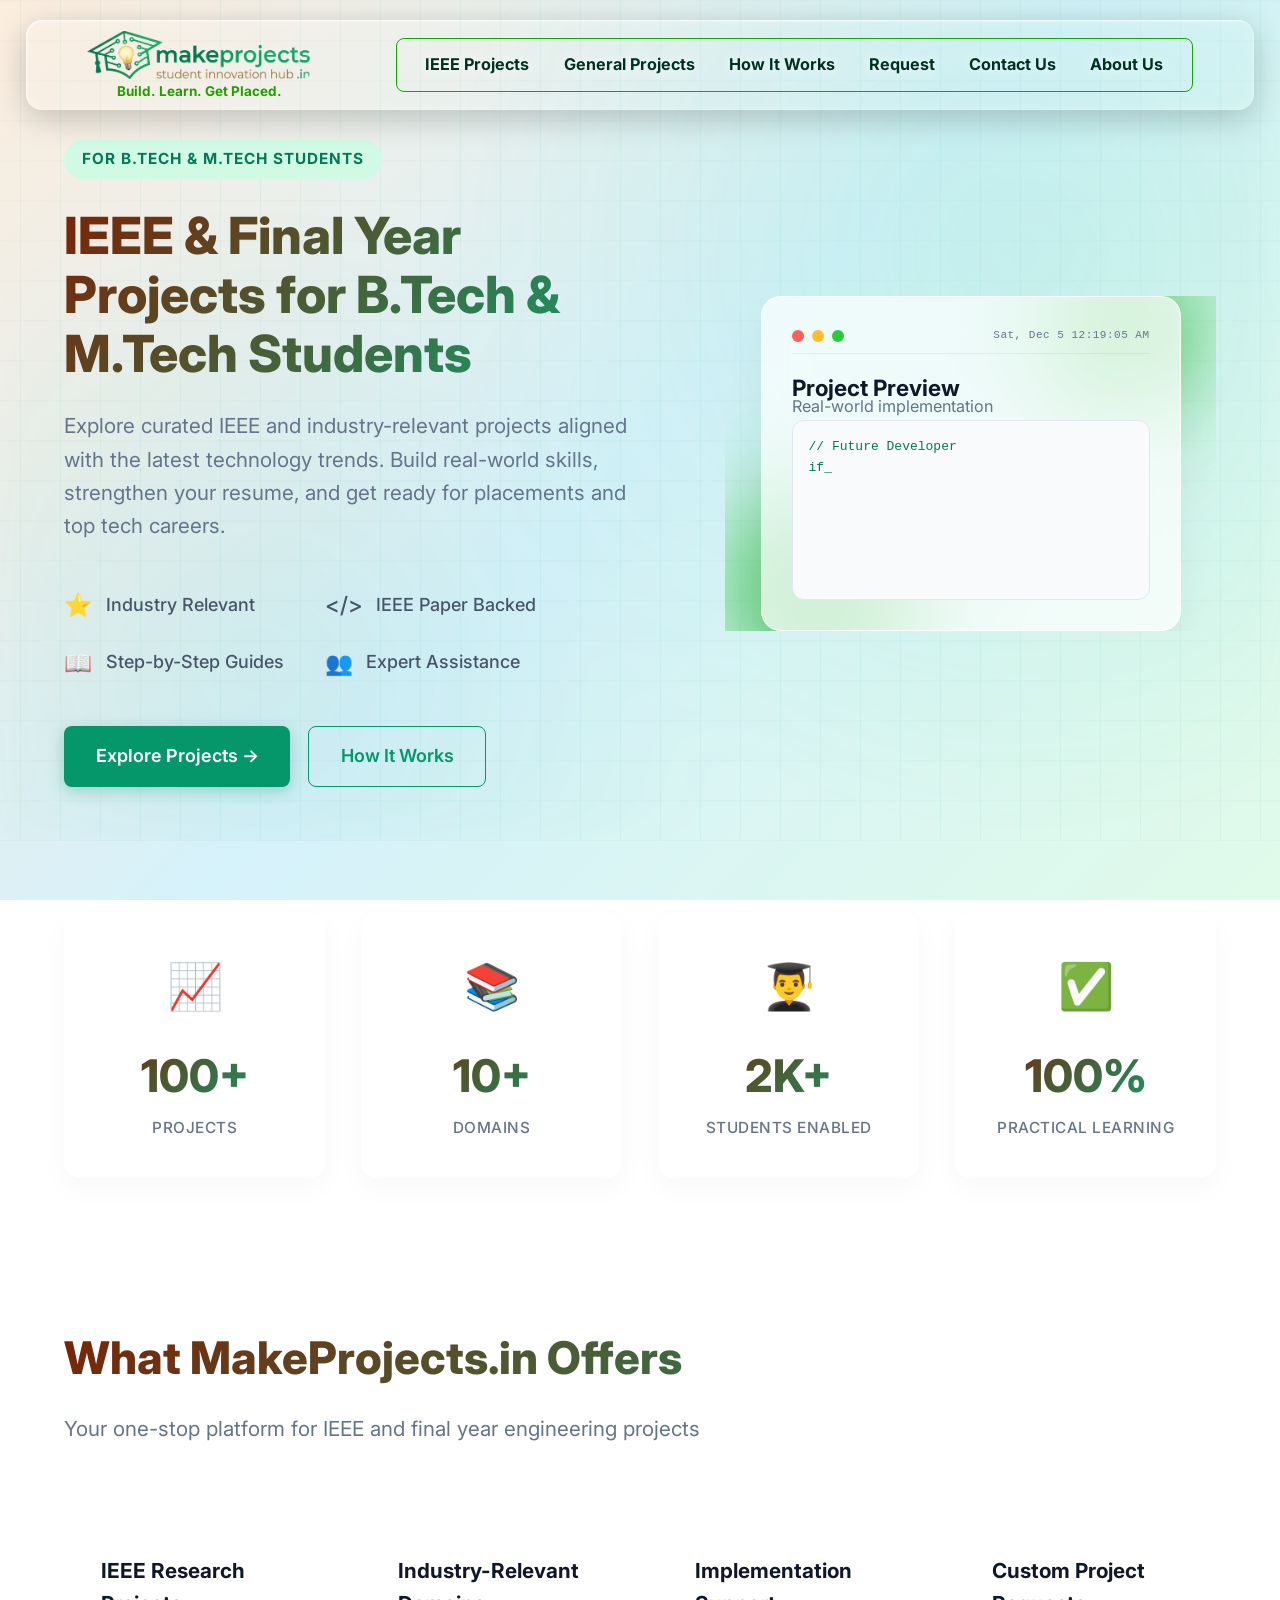
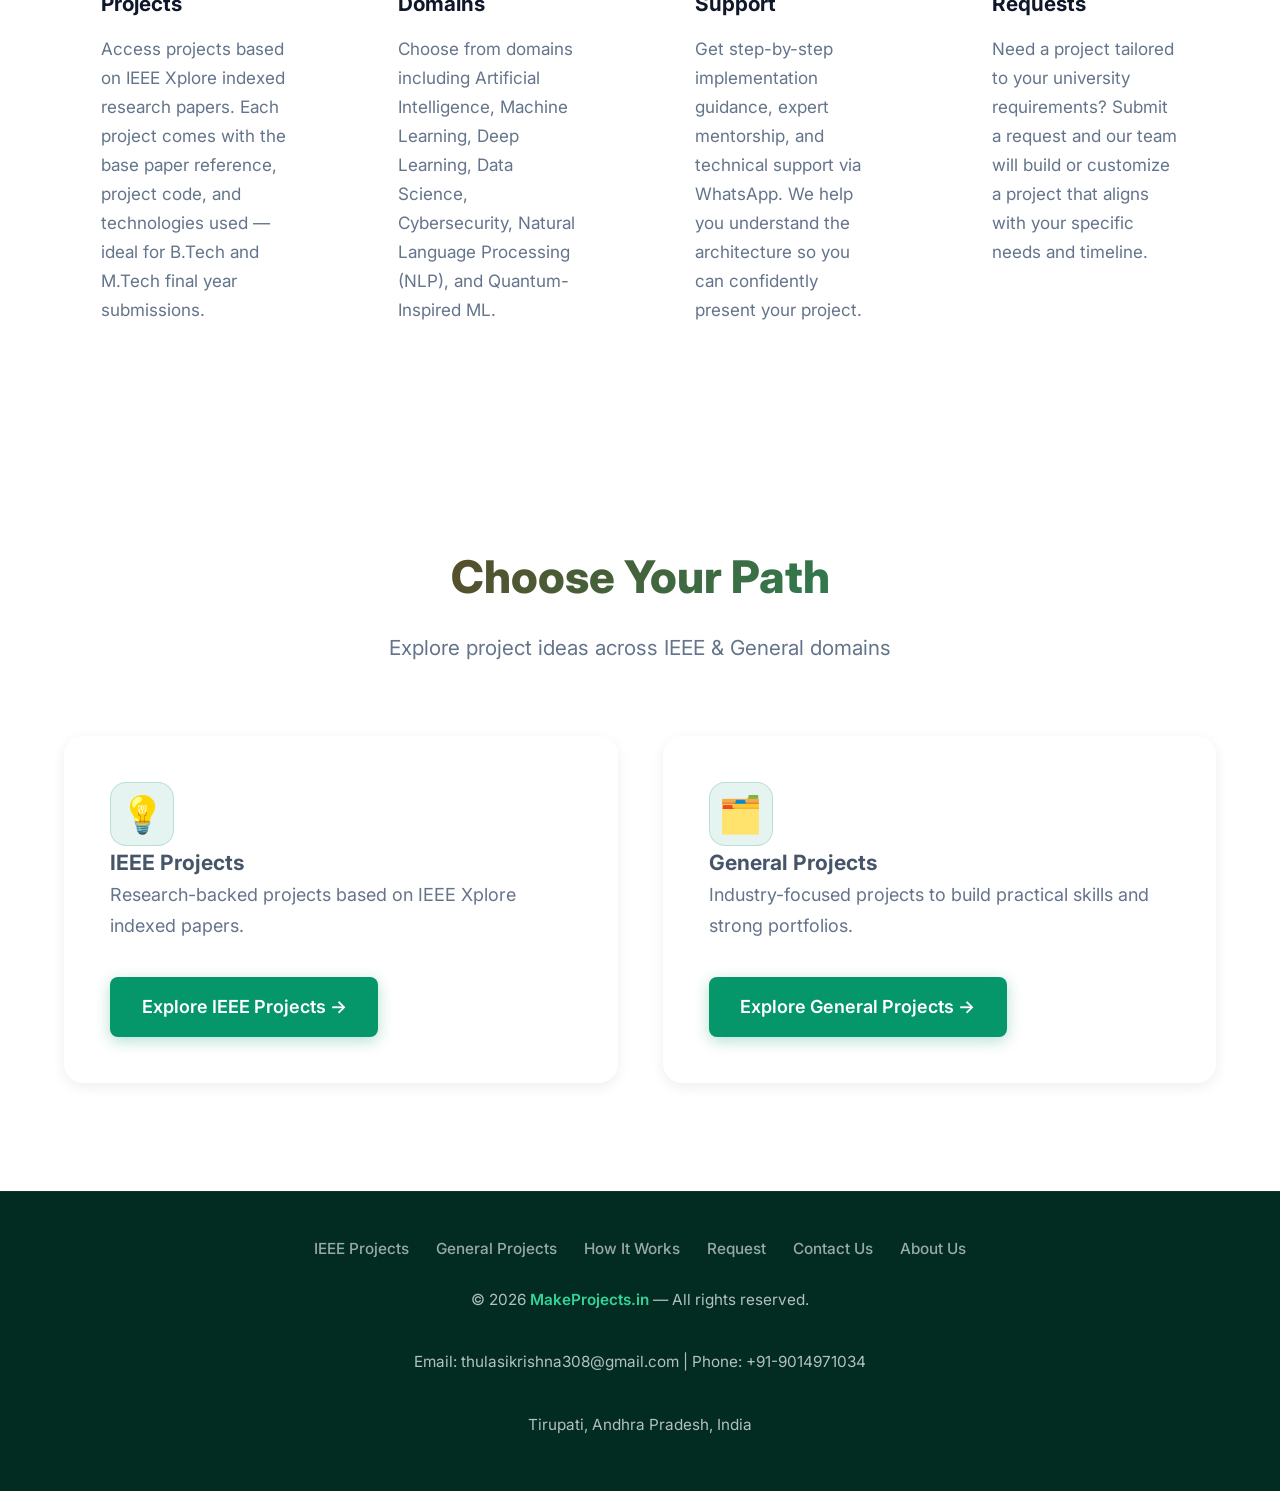
<file: index.html>
<!doctype html>
<html lang="en">

<head>
  <meta charset="utf-8" />
  <meta name="viewport" content="width=device-width, initial-scale=1" />
  <title>IEEE &amp; Final Year Projects for B.Tech &amp; M.Tech | MakeProjects.in</title>
  <meta name="description"
    content="Explore 100+ IEEE and final year projects for B.Tech & M.Tech students. Domains include AI, Machine Learning, Deep Learning, Cybersecurity, NLP & more. Expert guidance and implementation support." />
  <link rel="canonical" href="https://makeprojects.in/" />

  <!-- Open Graph -->
  <meta property="og:title" content="IEEE & Final Year Projects for B.Tech & M.Tech | MakeProjects.in" />
  <meta property="og:description"
    content="Explore 100+ IEEE and final year projects for B.Tech & M.Tech students across AI, ML, Cybersecurity, NLP and more." />
  <meta property="og:url" content="https://makeprojects.in/" />
  <meta property="og:type" content="website" />
  <meta property="og:site_name" content="MakeProjects.in" />
  <meta property="og:image" content="https://makeprojects.in/Src/img/main_logo.png" />

  <!-- Twitter Card -->
  <meta name="twitter:card" content="summary_large_image" />
  <meta name="twitter:title" content="IEEE & Final Year Projects for B.Tech & M.Tech | MakeProjects.in" />
  <meta name="twitter:description"
    content="Explore 100+ IEEE and final year projects for B.Tech & M.Tech students across AI, ML, Cybersecurity, NLP and more." />
  <meta name="twitter:image" content="https://makeprojects.in/Src/img/main_logo.png" />

  <link rel="preconnect" href="https://fonts.googleapis.com">
  <link rel="preconnect" href="https://fonts.gstatic.com" crossorigin>
  <link href="https://fonts.googleapis.com/css2?family=Inter:wght@400;500;600;700;800&display=swap" rel="stylesheet">
  <link rel="stylesheet" href="./style.css?v=8" />

  <!-- Structured Data: Organization + WebSite -->
  <script type="application/ld+json">
  {
    "@context": "https://schema.org",
    "@graph": [
      {
        "@type": "Organization",
        "name": "MakeProjects.in",
        "url": "https://makeprojects.in/",
        "description": "MakeProjects.in provides IEEE and industry-relevant final year projects for B.Tech and M.Tech students with expert implementation support. Make Projects",
        "contactPoint": {
          "@type": "ContactPoint",
          "telephone": "+91-9014971034",
          "contactType": "customer service",
          "email": "thulasikrishna308@gmail.com",
          "areaServed": "IN",
          "availableLanguage": "English"
        },
        "address": {
          "@type": "PostalAddress",
          "addressLocality": "Tirupati",
          "addressRegion": "Andhra Pradesh",
          "addressCountry": "IN"
        }
      },
      {
        "@type": "WebSite",
        "name": "MakeProjects.in",
        "url": "https://makeprojects.in/",
        "description": "IEEE and final year project solutions for engineering students. Make Projects"
      }
    ]
  }
  </script>
  <link rel="icon" type="image/jpeg" href="./Src/icons/web_icon_main.png">
</head>

<body>

  <header class="page-header">
    <div class="container">
      <div class="header-content">
        <a href="/" class="logo" aria-label="MakeProjects.in — Home">
          <img src="./Src/icons/Heading_icon.png" alt="MakeProjects Logo"
            style="height: 48px; width: auto; border-radius: 8px; object-fit: cover;">
          <div class="logo-text">
            <span class="logo-tagline-text">Build. Learn. Get Placed.</span>
          </div>
        </a>
        <button id="mobile-menu-btn" class="mobile-menu-btn" aria-label="Toggle navigation">
          <svg width="24" height="24" viewBox="0 0 24 24" fill="none" stroke="currentColor" stroke-width="2">
            <line x1="3" y1="12" x2="21" y2="12"></line>
            <line x1="3" y1="6" x2="21" y2="6"></line>
            <line x1="3" y1="18" x2="21" y2="18"></line>
          </svg>
        </button>
        <nav id="main-nav" class="main-nav" aria-label="Main navigation">
          <ul>
            <li><a href="./Tabs/IEEE_Tab/IEEE_Projects.html">IEEE Projects</a></li>
            <li><a href="./Tabs/General_Tab/General_projects.html">General Projects</a></li>
            <li><a href="./Tabs/How_it_works/how_it_works.html">How It Works</a></li>
            <li><a href="./Tabs/Request/Request.html">Request</a></li>
            <li><a href="./Tabs/Contact_US/Contact.html">Contact Us</a></li>
            <li><a href="./Tabs/About/About.html">About Us</a></li>
          </ul>
        </nav>
      </div>
    </div>
  </header>

  <main>
    <section class="hero-section">
      <div class="emerald-mesh-bg"></div>

      <div class="container" style="position: relative; z-index: 2;">
        <div class="hero-content">
          <div class="hero-text">
            <span class="hero-tag">FOR B.TECH &amp; M.TECH STUDENTS</span>
            <h1 class="hero-title">IEEE &amp; Final Year Projects for B.Tech &amp; M.Tech Students</h1>
            <p class="hero-subtitle">Explore curated IEEE and industry-relevant projects aligned with the latest
              technology trends. Build real-world skills, strengthen your resume, and get ready for placements and top
              tech careers.</p>
            <div class="hero-features">
              <div class="feature-item"><span>⭐</span> Industry Relevant</div>
              <div class="feature-item"><span>&lt;/&gt;</span> IEEE Paper Backed</div>
              <div class="feature-item"><span>📖</span> Step-by-Step Guides</div>
              <div class="feature-item"><span>👥</span> Expert Assistance</div>
            </div>
            <div class="hero-actions">
              <a href="./Tabs/IEEE_Tab/IEEE_Projects.html" class="btn btn-primary">Explore Projects →</a>
              <a href="./Tabs/How_it_works/how_it_works.html" class="btn btn-secondary">How It Works</a>
            </div>
          </div>
          <div class="hero-image">
            <div class="glass-hero-card">
              <div class="glass-orb orb-top"></div>
              <div class="glass-orb orb-bottom"></div>

              <div class="glass-card-inner">
                <div class="graphic-header">
                  <div class="dots-wrap">
                    <span class="dot"></span><span class="dot"></span><span class="dot"></span>
                  </div>
                  <span id="live-datetime" class="live-datetime"></span>
                </div>
                <div class="graphic-body">
                  <h2 class="glass-card-title">Project Preview</h2>
                  <p class="glass-card-subtitle">Real-world implementation</p>
                  <div class="glass-card-code">
                    <pre><code id="typing-code"></code><span class="cursor">_</span></pre>
                  </div>
                </div>
              </div>
            </div>
          </div>
        </div>
      </div>
    </section>

    <section class="stats-section">
      <div class="container">
        <div class="stats-grid">
          <div class="stat-item">
            <div class="stat-icon">📈</div>
            <div class="stat-value">100+</div>
            <div class="stat-label">Projects</div>
          </div>
          <div class="stat-item">
            <div class="stat-icon">📚</div>
            <div class="stat-value">10+</div>
            <div class="stat-label">Domains</div>
          </div>
          <div class="stat-item">
            <div class="stat-icon">👨‍🎓</div>
            <div class="stat-value">2K+</div>
            <div class="stat-label">Students Enabled</div>
          </div>
          <div class="stat-item">
            <div class="stat-icon">✅</div>
            <div class="stat-value">100%</div>
            <div class="stat-label">Practical Learning</div>
          </div>
        </div>
      </div>
    </section>

    <!-- What We Offer — SEO content section -->
    <section class="about-brief-section">
      <div class="container">
        <h2 class="section-title">What MakeProjects.in Offers</h2>
        <p class="section-subtitle">Your one-stop platform for IEEE and final year engineering projects</p>
        <div class="about-brief-grid">
          <div class="about-brief-item">
            <h3>IEEE Research Projects</h3>
            <p>Access projects based on IEEE Xplore indexed research papers. Each project comes with the base paper
              reference, project code, and technologies used — ideal for B.Tech and M.Tech final year submissions.</p>
          </div>
          <div class="about-brief-item">
            <h3>Industry-Relevant Domains</h3>
            <p>Choose from domains including Artificial Intelligence, Machine Learning, Deep Learning, Data Science,
              Cybersecurity, Natural Language Processing (NLP), and Quantum-Inspired ML.</p>
          </div>
          <div class="about-brief-item">
            <h3>Implementation Support</h3>
            <p>Get step-by-step implementation guidance, expert mentorship, and technical support via WhatsApp. We help
              you understand the architecture so you can confidently present your project.</p>
          </div>
          <div class="about-brief-item">
            <h3>Custom Project Requests</h3>
            <p>Need a project tailored to your university requirements? Submit a request and our team will build or
              customize a project that aligns with your specific needs and timeline.</p>
          </div>
        </div>
      </div>
    </section>

    <section class="path-section">
      <div class="container">
        <h2 class="section-title">Choose Your Path</h2>
        <p class="section-subtitle">Explore project ideas across IEEE &amp; General domains</p>
        <div class="path-grid">
          <div class="path-card">
            <div class="path-icon">💡</div>
            <h3>IEEE Projects</h3>
            <p>Research-backed projects based on IEEE Xplore indexed papers.</p>
            <a href="./Tabs/IEEE_Tab/IEEE_Projects.html" class="btn btn-primary">Explore IEEE Projects →</a>
          </div>
          <div class="path-card">
            <div class="path-icon">🗂️</div>
            <h3>General Projects</h3>
            <p>Industry-focused projects to build practical skills and strong portfolios.</p>
            <a href="./Tabs/General_Tab/General_projects.html" class="btn btn-primary">Explore General Projects →</a>
          </div>
        </div>
      </div>
    </section>
  </main>

  <!-- ===== FOOTER ===== -->
  <footer class="site-footer">
    <div class="container">
      <nav class="footer-nav" aria-label="Footer navigation">
        <a href="./Tabs/IEEE_Tab/IEEE_Projects.html">IEEE Projects</a>
        <a href="./Tabs/General_Tab/General_projects.html">General Projects</a>
        <a href="./Tabs/How_it_works/how_it_works.html">How It Works</a>
        <a href="./Tabs/Request/Request.html">Request</a>
        <a href="./Tabs/Contact_US/Contact.html">Contact Us</a>
        <a href="./Tabs/About/About.html">About Us</a>
      </nav>
      <small>&copy; <span id="year">2026</span> <a href="https://makeprojects.in/">MakeProjects.in</a> — All rights
        reserved.</small><br>
      <small>Email: thulasikrishna308@gmail.com | Phone: +91-9014971034</small><br>
      <small>Tirupati, Andhra Pradesh, India</small>
    </div>
  </footer>

  <script src="./script.js?v=5" defer></script>

  <svg width="0" height="0" style="position: absolute" aria-hidden="true">
    <filter id="lg-filter" x="0" y="0" width="100%" height="100%" color-interpolation-filters="sRGB">
      <feImage x="0" y="0" width="100%" height="100%" preserveAspectRatio="none"
        href="data:image/svg+xml;utf8,%3Csvg%20xmlns%3D%22http%3A%2F%2Fwww.w3.org%2F2000%2Fsvg%22%20width%3D%22100%25%22%20height%3D%22100%25%22%20viewBox%3D%220%200%20420%20280%22%20preserveAspectRatio%3D%22none%22%3E%3Cdefs%3E%3ClinearGradient%20id%3D%22Y%22%20x1%3D%220%22%20x2%3D%220%22%20y1%3D%224%25%22%20y2%3D%2296%25%22%3E%3Cstop%20offset%3D%220%25%22%20stop-color%3D%22%230F0%22%2F%3E%3Cstop%20offset%3D%22100%25%22%20stop-color%3D%22%23000%22%2F%3E%3C%2FlinearGradient%3E%3ClinearGradient%20id%3D%22X%22%20x1%3D%223%25%22%20x2%3D%2297%25%22%20y1%3D%220%22%20y2%3D%220%22%3E%3Cstop%20offset%3D%220%25%22%20stop-color%3D%22%23F00%22%2F%3E%3Cstop%20offset%3D%22100%25%22%20stop-color%3D%22%23000%22%2F%3E%3C%2FlinearGradient%3E%3C%2Fdefs%3E%3Crect%20width%3D%22100%25%22%20height%3D%22100%25%22%20fill%3D%22%23808080%22%2F%3E%3Cg%20filter%3D%22blur(2px)%22%3E%3Crect%20width%3D%22100%25%22%20height%3D%22100%25%22%20fill%3D%22%23000080%22%2F%3E%3Crect%20width%3D%22100%25%22%20height%3D%22100%25%22%20fill%3D%22url(%23Y)%22%20style%3D%22mix-blend-mode%3Ascreen%22%2F%3E%3Crect%20width%3D%22100%25%22%20height%3D%22100%25%22%20fill%3D%22url(%23X)%22%20style%3D%22mix-blend-mode%3Ascreen%22%2F%3E%3Crect%20x%3D%222%25%22%20y%3D%222%25%22%20width%3D%2296%25%22%20height%3D%2296%25%22%20rx%3D%2250%22%20ry%3D%2250%22%20fill%3D%22%23808080%22%20filter%3D%22blur(7px)%22%2F%3E%3C%2Fg%3E%3C%2Fsvg%3E"
        result="displacementMap" />
      <feDisplacementMap in="SourceGraphic" in2="displacementMap" scale="219" xChannelSelector="R"
        yChannelSelector="G" />
      <feColorMatrix type="matrix" result="displacedR" values="1 0 0 0 0  0 0 0 0 0  0 0 0 0 0  0 0 0 1 0" />
      <feDisplacementMap in="SourceGraphic" in2="displacementMap" scale="217" xChannelSelector="R"
        yChannelSelector="G" />
      <feColorMatrix type="matrix" result="displacedG" values="0 0 0 0 0  0 1 0 0 0  0 0 0 0 0  0 0 0 1 0" />
      <feDisplacementMap in="SourceGraphic" in2="displacementMap" scale="215" xChannelSelector="R"
        yChannelSelector="G" />
      <feColorMatrix type="matrix" result="displacedB" values="0 0 0 0 0  0 0 0 0 0  0 0 1 0 0  0 0 0 1 0" />
      <feBlend in="displacedR" in2="displacedG" mode="screen" result="rg" />
      <feBlend in="rg" in2="displacedB" mode="screen" />
    </filter>
  </svg>

</body>

</html>
</file>
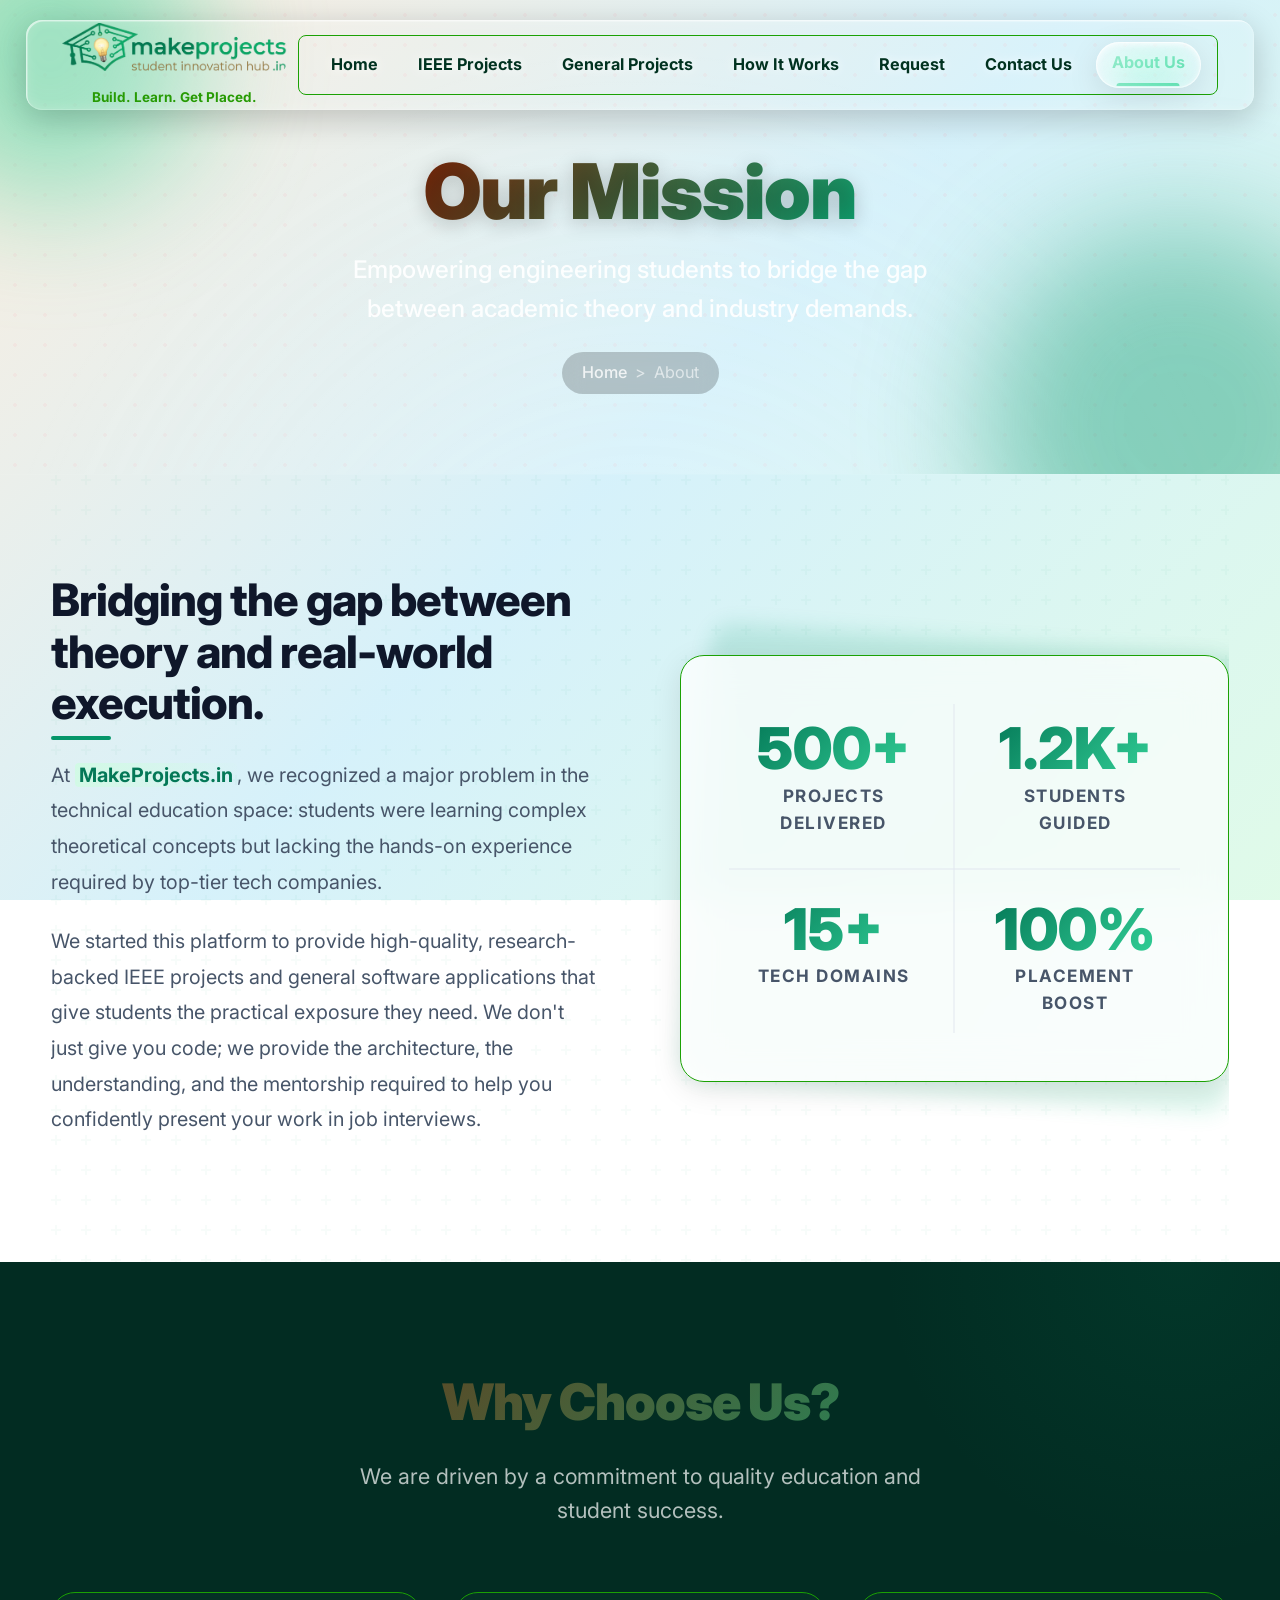
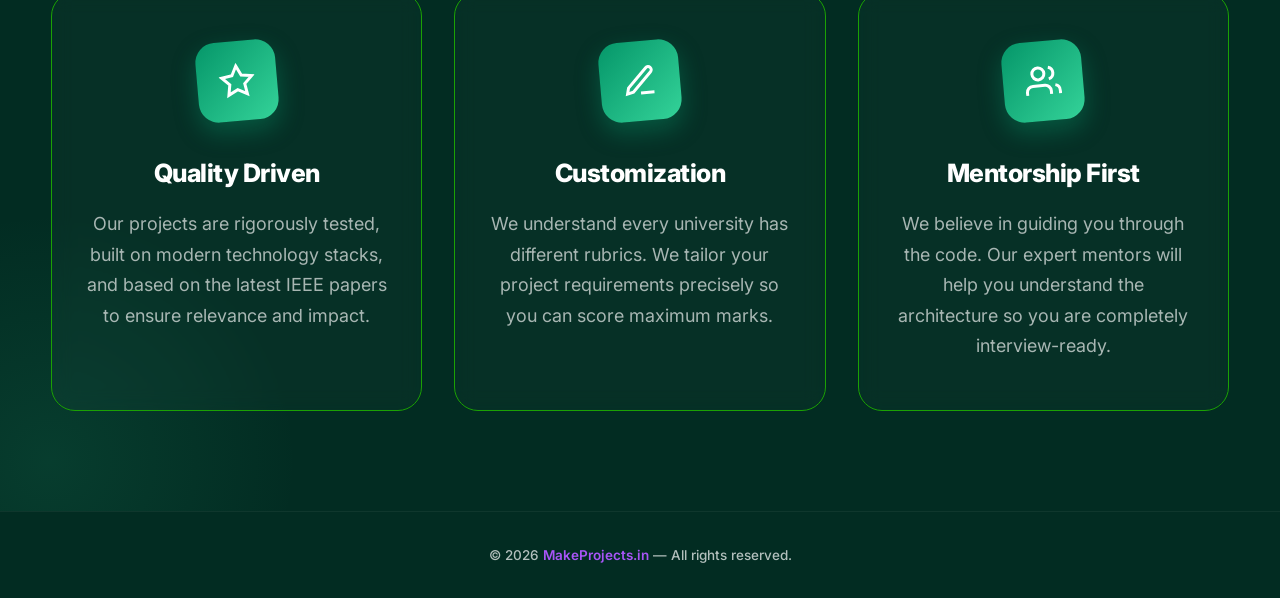
<file: Tabs/About/About.html>
<!DOCTYPE html>
<html lang="en">
<head>
    <meta charset="UTF-8">
    <meta name="viewport" content="width=device-width, initial-scale=1.0">
    <meta name="description" content="Learn about MakeProjects.in — our mission to empower B.Tech and M.Tech students with IEEE research-backed projects, expert mentorship, and career-ready skills.">
    <title>About Us — Our Mission &amp; Story | MakeProjects.in</title>
    <link rel="canonical" href="https://makeprojects.in/Tabs/About/About.html" />

    <!-- Open Graph -->
    <meta property="og:title" content="About Us — Our Mission & Story | MakeProjects.in" />
    <meta property="og:description" content="Empowering engineering students with IEEE projects, expert mentorship, and career-ready skills." />
    <meta property="og:url" content="https://makeprojects.in/Tabs/About/About.html" />
    <meta property="og:type" content="website" />
    <meta property="og:site_name" content="MakeProjects.in" />
    <meta property="og:image" content="https://makeprojects.in/Src/img/main_logo.png" />

    <!-- Twitter Card -->
    <meta name="twitter:card" content="summary" />
    <meta name="twitter:title" content="About Us — Our Mission & Story | MakeProjects.in" />
    <meta name="twitter:description" content="Empowering engineering students with IEEE projects and career-ready skills." />

    <link rel="preconnect" href="https://fonts.googleapis.com">
    <link rel="preconnect" href="https://fonts.gstatic.com" crossorigin>
    <link href="https://fonts.googleapis.com/css2?family=Inter:wght@400;500;600;700;800&display=swap" rel="stylesheet">
    <link rel="stylesheet" href="About.css?v=8">

    <!-- Structured Data: BreadcrumbList -->
    <script type="application/ld+json">
    {
      "@context": "https://schema.org",
      "@type": "BreadcrumbList",
      "itemListElement": [
        { "@type": "ListItem", "position": 1, "name": "Home", "item": "https://makeprojects.in/" },
        { "@type": "ListItem", "position": 2, "name": "About Us", "item": "https://makeprojects.in/Tabs/About/About.html" }
      ]
    }
    </script>
<link rel="icon" type="image/png" href="../../Src/icons/web_icon_main.png">
</head>
<body>

    <!-- ===== NAVBAR ===== -->
    <header id="site-header" class="site-header">
        <div class="nav-container">
            <a href="/" class="logo-link">
                <div class="logo-icon">
                    <img src="../../Src/icons/Heading_icon.png" alt="MakeProjects Logo" style="height: 48px; width: auto; border-radius: 8px; object-fit: cover;">
                </div>
                <div class="logo-text">
                    <span class="logo-tagline">Build. Learn. Get Placed.</span>
                </div>
            </a>
            <button id="mobile-menu-btn" class="mobile-menu-btn" aria-label="Toggle navigation">
                <svg width="24" height="24" viewBox="0 0 24 24" fill="none" stroke="currentColor" stroke-width="2">
                    <line x1="3" y1="12" x2="21" y2="12"></line>
                    <line x1="3" y1="6" x2="21" y2="6"></line>
                    <line x1="3" y1="18" x2="21" y2="18"></line>
                </svg>
            </button>
            <nav id="main-nav" class="main-nav">
                <ul>
                    <li><a href="/">Home</a></li>
                    <li><a href="../IEEE_Tab/IEEE_Projects.html">IEEE Projects</a></li>
                    <li><a href="../General_Tab/General_projects.html">General Projects</a></li>
                    <li><a href="../How_it_works/how_it_works.html">How It Works</a></li>
                    <li><a href="../Request/Request.html">Request</a></li>
                    <li><a href="../Contact_US/Contact.html">Contact Us</a></li>
                    <li><a href="#" class="nav-active">About Us</a></li>
                </ul>
            </nav>
        </div>
    </header>

    <!-- ===== HERO BANNER ===== -->
    <section class="hero-banner">
        <div class="hero-bg"></div>
        <div class="hero-content">
            <h1>Our Mission</h1>
            <p>Empowering engineering students to bridge the gap between academic theory and industry demands.</p>
            <div class="hero-breadcrumb">
                <a href="/">Home</a>
                <span>&gt;</span>
                <span>About</span>
            </div>
        </div>
    </section>

    <!-- ===== MAIN CONTENT ===== -->
    <main>
        
        <!-- Story Section -->
        <section class="about-section page-container">
            <div class="about-grid">
                <div class="about-text">
                    <h2>Bridging the gap between theory and real-world execution.</h2>
                    <p>At <span class="highlight-text">MakeProjects.in</span>, we recognized a major problem in the technical education space: students were learning complex theoretical concepts but lacking the hands-on experience required by top-tier tech companies.</p>
                    <p>We started this platform to provide high-quality, research-backed IEEE projects and general software applications that give students the practical exposure they need. We don't just give you code; we provide the architecture, the understanding, and the mentorship required to help you confidently present your work in job interviews.</p>
                </div>
                
                <div class="about-visual">
                    <div class="visual-bg-deco"></div>
                    <div class="visual-card">
                        <div class="stats-grid">
                            <div class="stat-box">
                                <span class="stat-num">500+</span>
                                <span class="stat-label">Projects Delivered</span>
                            </div>
                            <div class="stat-box">
                                <span class="stat-num">1.2K+</span>
                                <span class="stat-label">Students Guided</span>
                            </div>
                            <div class="stat-box">
                                <span class="stat-num">15+</span>
                                <span class="stat-label">Tech Domains</span>
                            </div>
                            <div class="stat-box">
                                <span class="stat-num">100%</span>
                                <span class="stat-label">Placement Boost</span>
                            </div>
                        </div>
                    </div>
                </div>
            </div>
        </section>

        <!-- Core Values -->
        <section class="values-section">
            <div class="page-container">
                <div class="values-header">
                    <h2>Why Choose Us?</h2>
                    <p>We are driven by a commitment to quality education and student success.</p>
                </div>
                
                <div class="values-grid">
                    <div class="value-card">
                        <div class="value-icon">
                            <svg width="28" height="28" viewBox="0 0 24 24" fill="none" stroke="currentColor" stroke-width="2">
                                <polygon points="12 2 15.09 8.26 22 9.27 17 14.14 18.18 21.02 12 17.77 5.82 21.02 7 14.14 2 9.27 8.91 8.26 12 2"></polygon>
                            </svg>
                        </div>
                        <h3>Quality Driven</h3>
                        <p>Our projects are rigorously tested, built on modern technology stacks, and based on the latest IEEE papers to ensure relevance and impact.</p>
                    </div>
                    
                    <div class="value-card">
                        <div class="value-icon">
                            <svg width="28" height="28" viewBox="0 0 24 24" fill="none" stroke="currentColor" stroke-width="2">
                                <path d="M12 20h9"></path>
                                <path d="M16.5 3.5a2.121 2.121 0 0 1 3 3L7 19l-4 1 1-4L16.5 3.5z"></path>
                            </svg>
                        </div>
                        <h3>Customization</h3>
                        <p>We understand every university has different rubrics. We tailor your project requirements precisely so you can score maximum marks.</p>
                    </div>

                    <div class="value-card">
                        <div class="value-icon">
                            <svg width="28" height="28" viewBox="0 0 24 24" fill="none" stroke="currentColor" stroke-width="2">
                                <path d="M17 21v-2a4 4 0 0 0-4-4H5a4 4 0 0 0-4 4v2"></path>
                                <circle cx="9" cy="7" r="4"></circle>
                                <path d="M23 21v-2a4 4 0 0 0-3-3.87"></path>
                                <path d="M16 3.13a4 4 0 0 1 0 7.75"></path>
                            </svg>
                        </div>
                        <h3>Mentorship First</h3>
                        <p>We believe in guiding you through the code. Our expert mentors will help you understand the architecture so you are completely interview-ready.</p>
                    </div>
                </div>
            </div>
        </section>

    </main>

    <!-- ===== FOOTER ===== -->
    <footer class="site-footer" style="background: var(--bg-dark, #09090b); color: rgba(255,255,255,0.7); padding: 30px 0; text-align: center; border-top: 1px solid rgba(255,255,255,0.05); margin-top: auto;">
        <div class="page-container">
            <small>&copy; <span class="year">2026</span> <a href="https://makeprojects.in/" target="_blank" style="color: var(--primary-light, #a855f7); text-decoration: none; font-weight: 600;">MakeProjects.in</a> — All rights reserved.</small>
        </div>
    </footer>

    <script src="About.js"></script>

<svg width="0" height="0" style="position: absolute" aria-hidden="true">
  <filter id="lg-filter" x="0" y="0" width="100%" height="100%" color-interpolation-filters="sRGB">
    <feImage x="0" y="0" width="100%" height="100%" preserveAspectRatio="none" href="data:image/svg+xml;utf8,%3Csvg%20xmlns%3D%22http%3A%2F%2Fwww.w3.org%2F2000%2Fsvg%22%20width%3D%22100%25%22%20height%3D%22100%25%22%20viewBox%3D%220%200%20420%20280%22%20preserveAspectRatio%3D%22none%22%3E%3Cdefs%3E%3ClinearGradient%20id%3D%22Y%22%20x1%3D%220%22%20x2%3D%220%22%20y1%3D%224%25%22%20y2%3D%2296%25%22%3E%3Cstop%20offset%3D%220%25%22%20stop-color%3D%22%230F0%22%2F%3E%3Cstop%20offset%3D%22100%25%22%20stop-color%3D%22%23000%22%2F%3E%3C%2FlinearGradient%3E%3ClinearGradient%20id%3D%22X%22%20x1%3D%223%25%22%20x2%3D%2297%25%22%20y1%3D%220%22%20y2%3D%220%22%3E%3Cstop%20offset%3D%220%25%22%20stop-color%3D%22%23F00%22%2F%3E%3Cstop%20offset%3D%22100%25%22%20stop-color%3D%22%23000%22%2F%3E%3C%2FlinearGradient%3E%3C%2Fdefs%3E%3Crect%20width%3D%22100%25%22%20height%3D%22100%25%22%20fill%3D%22%23808080%22%2F%3E%3Cg%20filter%3D%22blur(2px)%22%3E%3Crect%20width%3D%22100%25%22%20height%3D%22100%25%22%20fill%3D%22%23000080%22%2F%3E%3Crect%20width%3D%22100%25%22%20height%3D%22100%25%22%20fill%3D%22url(%23Y)%22%20style%3D%22mix-blend-mode%3Ascreen%22%2F%3E%3Crect%20width%3D%22100%25%22%20height%3D%22100%25%22%20fill%3D%22url(%23X)%22%20style%3D%22mix-blend-mode%3Ascreen%22%2F%3E%3Crect%20x%3D%222%25%22%20y%3D%222%25%22%20width%3D%2296%25%22%20height%3D%2296%25%22%20rx%3D%2250%22%20ry%3D%2250%22%20fill%3D%22%23808080%22%20filter%3D%22blur(7px)%22%2F%3E%3C%2Fg%3E%3C%2Fsvg%3E" result="displacementMap" />
    <feDisplacementMap in="SourceGraphic" in2="displacementMap" scale="219" xChannelSelector="R" yChannelSelector="G" />
    <feColorMatrix type="matrix" result="displacedR" values="1 0 0 0 0  0 0 0 0 0  0 0 0 0 0  0 0 0 1 0" />
    <feDisplacementMap in="SourceGraphic" in2="displacementMap" scale="217" xChannelSelector="R" yChannelSelector="G" />
    <feColorMatrix type="matrix" result="displacedG" values="0 0 0 0 0  0 1 0 0 0  0 0 0 0 0  0 0 0 1 0" />
    <feDisplacementMap in="SourceGraphic" in2="displacementMap" scale="215" xChannelSelector="R" yChannelSelector="G" />
    <feColorMatrix type="matrix" result="displacedB" values="0 0 0 0 0  0 0 0 0 0  0 0 1 0 0  0 0 0 1 0" />
    <feBlend in="displacedR" in2="displacedG" mode="screen" result="rg" />
    <feBlend in="rg" in2="displacedB" mode="screen" />
  </filter>
</svg>

</body>
</html>
</file>
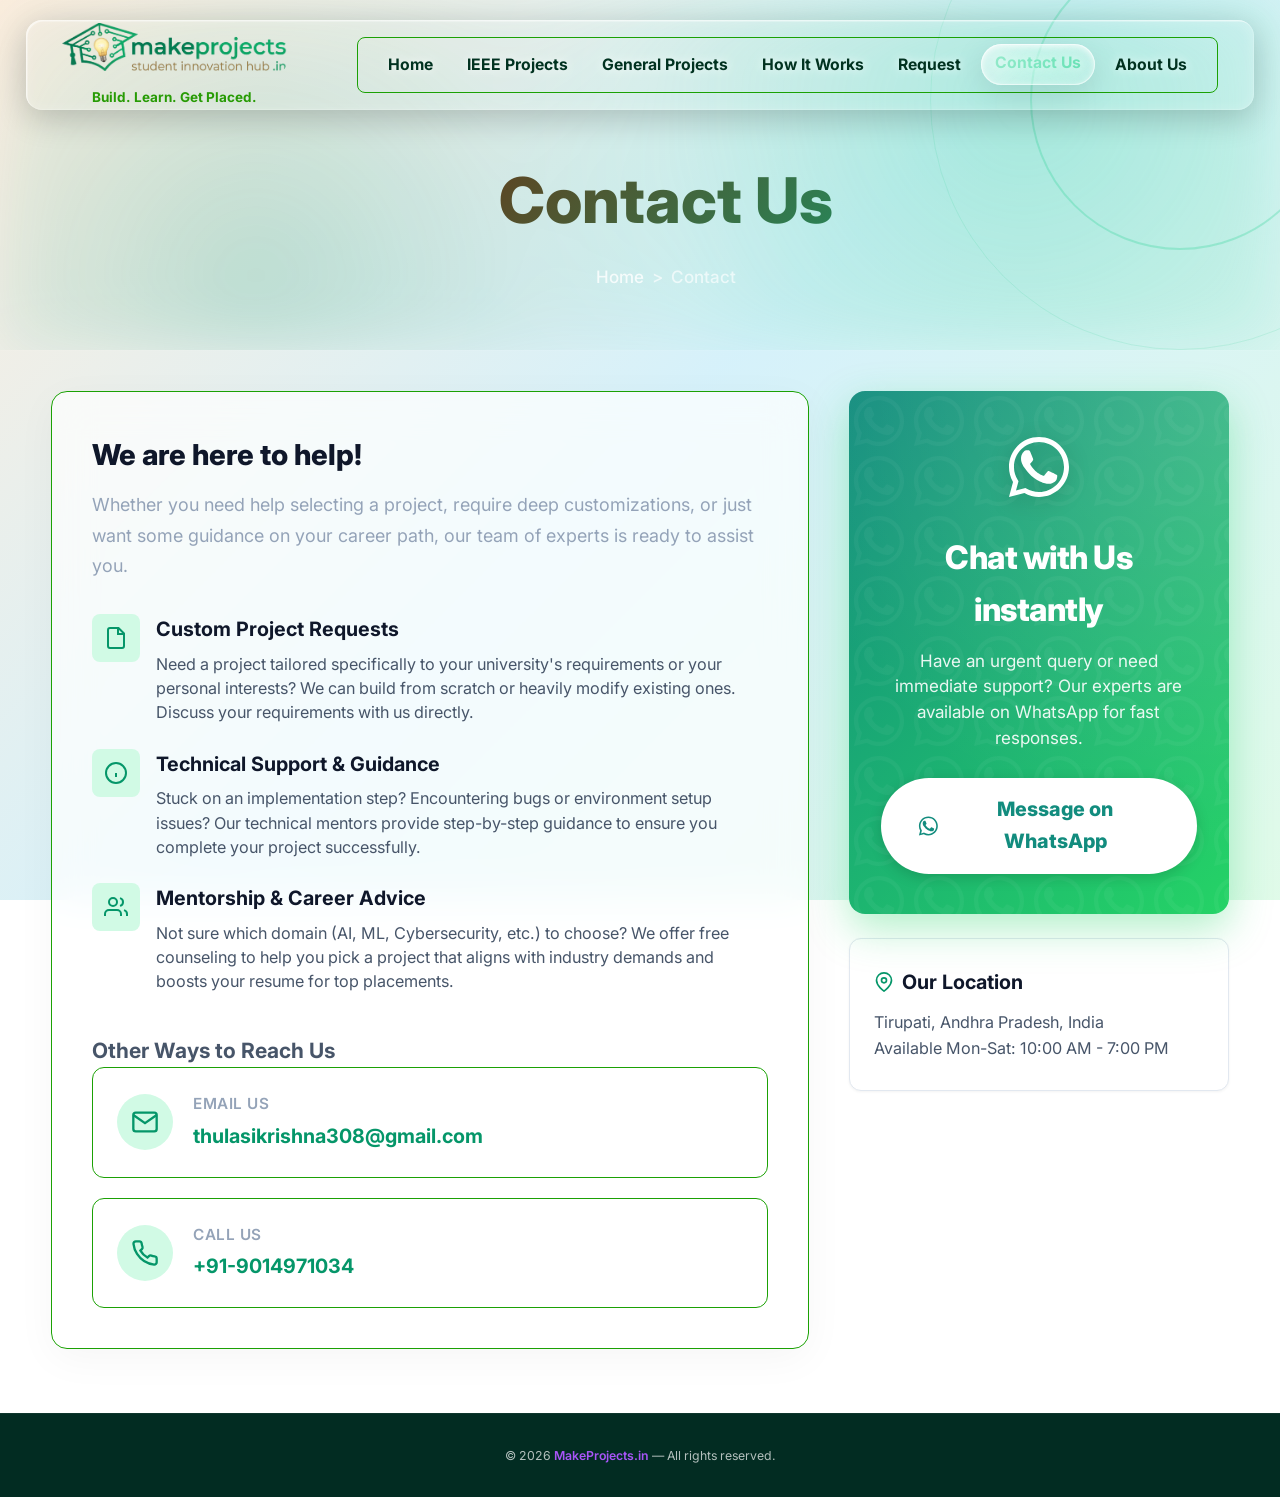
<file: Tabs/Contact_US/Contact.html>
<!DOCTYPE html>
<html lang="en">
<head>
    <meta charset="UTF-8">
    <meta name="viewport" content="width=device-width, initial-scale=1.0">
    <meta name="description" content="Contact MakeProjects.in for project inquiries, custom requests, technical support, and career guidance. Reach us via WhatsApp, email, or phone.">
    <title>Contact Us | MakeProjects.in</title>
    <link rel="canonical" href="https://makeprojects.in/Tabs/Contact_US/Contact.html" />

    <!-- Open Graph -->
    <meta property="og:title" content="Contact Us | MakeProjects.in" />
    <meta property="og:description" content="Get in touch for project inquiries, custom requests, and technical support." />
    <meta property="og:url" content="https://makeprojects.in/Tabs/Contact_US/Contact.html" />
    <meta property="og:type" content="website" />
    <meta property="og:site_name" content="MakeProjects.in" />
    <meta property="og:image" content="https://makeprojects.in/Src/img/main_logo.png" />

    <!-- Twitter Card -->
    <meta name="twitter:card" content="summary" />
    <meta name="twitter:title" content="Contact Us | MakeProjects.in" />
    <meta name="twitter:description" content="Get in touch for project inquiries, custom requests, and technical support." />

    <link rel="preconnect" href="https://fonts.googleapis.com">
    <link rel="preconnect" href="https://fonts.gstatic.com" crossorigin>
    <link href="https://fonts.googleapis.com/css2?family=Inter:wght@400;500;600;700;800&display=swap" rel="stylesheet">
    <link rel="stylesheet" href="Contact.css?v=8">

    <!-- Structured Data: BreadcrumbList -->
    <script type="application/ld+json">
    {
      "@context": "https://schema.org",
      "@type": "BreadcrumbList",
      "itemListElement": [
        { "@type": "ListItem", "position": 1, "name": "Home", "item": "https://makeprojects.in/" },
        { "@type": "ListItem", "position": 2, "name": "Contact Us", "item": "https://makeprojects.in/Tabs/Contact_US/Contact.html" }
      ]
    }
    </script>
<link rel="icon" type="image/png" href="../../Src/icons/web_icon_main.png">
</head>
<body>

    <!-- ===== NAVBAR ===== -->
    <header id="site-header" class="site-header">
        <div class="nav-container">
            <a href="/" class="logo-link">
                <div class="logo-icon">
                    <img src="../../Src/icons/Heading_icon.png" alt="MakeProjects Logo" style="height: 48px; width: auto; border-radius: 8px; object-fit: cover;">
                </div>
                <div class="logo-text">
                    <span class="logo-tagline">Build. Learn. Get Placed.</span>
                </div>
            </a>
            <button id="mobile-menu-btn" class="mobile-menu-btn" aria-label="Toggle navigation">
                <svg width="24" height="24" viewBox="0 0 24 24" fill="none" stroke="currentColor" stroke-width="2">
                    <line x1="3" y1="12" x2="21" y2="12"></line>
                    <line x1="3" y1="6" x2="21" y2="6"></line>
                    <line x1="3" y1="18" x2="21" y2="18"></line>
                </svg>
            </button>
            <nav id="main-nav" class="main-nav">
                <ul>
                    <li><a href="/">Home</a></li>
                    <li><a href="../IEEE_Tab/IEEE_Projects.html">IEEE Projects</a></li>
                    <li><a href="../General_Tab/General_projects.html">General Projects</a></li>
                    <li><a href="../How_it_works/how_it_works.html">How It Works</a></li>
                    <li><a href="../Request/Request.html">Request</a></li>
                    <li><a href="#" class="nav-active">Contact Us</a></li>
                    <li><a href="../About/About.html">About Us</a></li>
                </ul>
            </nav>
        </div>
    </header>

    <!-- ===== HERO BANNER ===== -->
    <section class="hero-banner">
        <div class="hero-bg"></div>
        <div class="hero-content">
            <h1>Contact Us</h1>
            <div class="hero-breadcrumb">
                <a href="/">Home</a>
                <span>&gt;</span>
                <span>Contact</span>
            </div>
        </div>
        <div class="hero-deco">
            <div class="shape"></div>
            <div class="shape"></div>
        </div>
    </section>

    <!-- ===== MAIN CONTENT ===== -->
    <main class="page-container contact-layout">
        
        <!-- Contact Details & Explanations -->
        <section class="details-section">
            <h2>We are here to help!</h2>
            <p>Whether you need help selecting a project, require deep customizations, or just want some guidance on your career path, our team of experts is ready to assist you.</p>

            <div class="explanation-blocks">
                <div class="explanation-block">
                    <div class="explanation-icon">
                        <svg width="24" height="24" viewBox="0 0 24 24" fill="none" stroke="currentColor" stroke-width="2">
                            <path d="M14.5 2H6a2 2 0 0 0-2 2v16a2 2 0 0 0 2 2h12a2 2 0 0 0 2-2V7.5L14.5 2z"></path>
                            <polyline points="14 2 14 8 20 8"></polyline>
                        </svg>
                    </div>
                    <div class="explanation-text">
                        <h3>Custom Project Requests</h3>
                        <p>Need a project tailored specifically to your university's requirements or your personal interests? We can build from scratch or heavily modify existing ones. Discuss your requirements with us directly.</p>
                    </div>
                </div>
                
                <div class="explanation-block">
                    <div class="explanation-icon">
                        <svg width="24" height="24" viewBox="0 0 24 24" fill="none" stroke="currentColor" stroke-width="2">
                            <circle cx="12" cy="12" r="10"></circle>
                            <line x1="12" y1="16" x2="12" y2="12"></line>
                            <line x1="12" y1="8" x2="12.01" y2="8"></line>
                        </svg>
                    </div>
                    <div class="explanation-text">
                        <h3>Technical Support & Guidance</h3>
                        <p>Stuck on an implementation step? Encountering bugs or environment setup issues? Our technical mentors provide step-by-step guidance to ensure you complete your project successfully.</p>
                    </div>
                </div>

                <div class="explanation-block">
                    <div class="explanation-icon">
                        <svg width="24" height="24" viewBox="0 0 24 24" fill="none" stroke="currentColor" stroke-width="2">
                            <path d="M17 21v-2a4 4 0 0 0-4-4H5a4 4 0 0 0-4 4v2"></path>
                            <circle cx="9" cy="7" r="4"></circle>
                            <path d="M23 21v-2a4 4 0 0 0-3-3.87"></path>
                            <path d="M16 3.13a4 4 0 0 1 0 7.75"></path>
                        </svg>
                    </div>
                    <div class="explanation-text">
                        <h3>Mentorship & Career Advice</h3>
                        <p>Not sure which domain (AI, ML, Cybersecurity, etc.) to choose? We offer free counseling to help you pick a project that aligns with industry demands and boosts your resume for top placements.</p>
                    </div>
                </div>
            </div>

            <h3>Other Ways to Reach Us</h3>
            <div class="contact-methods">
                <div class="method-card email">
                    <div class="method-icon">
                        <svg width="28" height="28" viewBox="0 0 24 24" fill="none" stroke="currentColor" stroke-width="2">
                            <path d="M4 4h16c1.1 0 2 .9 2 2v12c0 1.1-.9 2-2 2H4c-1.1 0-2-.9-2-2V6c0-1.1.9-2 2-2z"></path>
                            <polyline points="22,6 12,13 2,6"></polyline>
                        </svg>
                    </div>
                    <div class="method-details">
                        <h4>Email Us</h4>
                        <p><a href="mailto:thulasikrishna308@gmail.com">thulasikrishna308@gmail.com</a></p>
                    </div>
                </div>
                
                <div class="method-card phone">
                    <div class="method-icon">
                        <svg width="28" height="28" viewBox="0 0 24 24" fill="none" stroke="currentColor" stroke-width="2">
                            <path d="M22 16.92v3a2 2 0 0 1-2.18 2 19.79 19.79 0 0 1-8.63-3.07 19.5 19.5 0 0 1-6-6 19.79 19.79 0 0 1-3.07-8.67A2 2 0 0 1 4.11 2h3a2 2 0 0 1 2 1.72 12.84 12.84 0 0 0 .7 2.81 2 2 0 0 1-.45 2.11L8.09 9.91a16 16 0 0 0 6 6l1.27-1.27a2 2 0 0 1 2.11-.45 12.84 12.84 0 0 0 2.81.7A2 2 0 0 1 22 16.92z"></path>
                        </svg>
                    </div>
                    <div class="method-details">
                        <h4>Call Us</h4>
                        <p><a href="tel:+919014971034">+91-9014971034</a></p>
                    </div>
                </div>
            </div>
        </section>

        <!-- Sidebar Actions -->
        <aside class="action-sidebar">
            <div class="whatsapp-action-card">
                <svg class="main-icon" viewBox="0 0 24 24" fill="currentColor">
                    <path d="M17.472 14.382c-.297-.149-1.758-.867-2.03-.967-.273-.099-.471-.148-.67.15-.197.297-.767.966-.94 1.164-.173.199-.347.223-.644.075-.297-.15-1.255-.463-2.39-1.475-.883-.788-1.48-1.761-1.653-2.059-.173-.297-.018-.458.13-.606.134-.133.298-.347.446-.52.149-.174.198-.298.298-.497.099-.198.05-.371-.025-.52-.075-.149-.669-1.612-.916-2.207-.242-.579-.487-.5-.669-.51a5.22 5.22 0 00-.571-.01c-.198 0-.52.074-.792.372-.272.297-1.04 1.016-1.04 2.479 0 1.462 1.065 2.875 1.213 3.074.149.198 2.096 3.2 5.077 4.487.709.306 1.262.489 1.694.625.712.227 1.36.195 1.871.118.571-.085 1.758-.719 2.006-1.413.248-.694.248-1.289.173-1.413-.074-.124-.272-.198-.57-.347zM11.996 2C6.478 2 2 6.477 2 11.995c0 1.762.463 3.483 1.34 5L2 22l5.138-1.314c1.476.848 3.167 1.295 4.858 1.295h.004C17.518 21.981 22 17.504 22 11.986 22 6.47 17.515 2 11.996 2zm.004 18.315h-.003c-1.488 0-2.947-.4-4.225-1.157l-.303-.18-3.136.822.836-3.056-.197-.314A8.32 8.32 0 013.66 12C3.66 7.4 7.404 3.655 12.003 3.655 16.598 3.655 20.34 7.4 20.34 12c0 4.601-3.744 8.344-8.34 8.344z"/>
                </svg>
                <h3>Chat with Us instantly</h3>
                <p>Have an urgent query or need immediate support? Our experts are available on WhatsApp for fast responses.</p>
                
                <a href="https://wa.me/919014971034?text=Hello%2C%20I%27m%20reaching%20out%20because%20I%27d%20like%20to%20discuss%20something%20regarding%20the%20project.%20Please%20let%20me%20know%20when%20you%27re%20available%20to%20talk." target="_blank" rel="noopener noreferrer" class="btn-whatsapp-large">
                    <svg width="24" height="24" viewBox="0 0 24 24" fill="currentColor">
                        <path d="M17.472 14.382c-.297-.149-1.758-.867-2.03-.967-.273-.099-.471-.148-.67.15-.197.297-.767.966-.94 1.164-.173.199-.347.223-.644.075-.297-.15-1.255-.463-2.39-1.475-.883-.788-1.48-1.761-1.653-2.059-.173-.297-.018-.458.13-.606.134-.133.298-.347.446-.52.149-.174.198-.298.298-.497.099-.198.05-.371-.025-.52-.075-.149-.669-1.612-.916-2.207-.242-.579-.487-.5-.669-.51a5.22 5.22 0 00-.571-.01c-.198 0-.52.074-.792.372-.272.297-1.04 1.016-1.04 2.479 0 1.462 1.065 2.875 1.213 3.074.149.198 2.096 3.2 5.077 4.487.709.306 1.262.489 1.694.625.712.227 1.36.195 1.871.118.571-.085 1.758-.719 2.006-1.413.248-.694.248-1.289.173-1.413-.074-.124-.272-.198-.57-.347zM11.996 2C6.478 2 2 6.477 2 11.995c0 1.762.463 3.483 1.34 5L2 22l5.138-1.314c1.476.848 3.167 1.295 4.858 1.295h.004C17.518 21.981 22 17.504 22 11.986 22 6.47 17.515 2 11.996 2zm.004 18.315h-.003c-1.488 0-2.947-.4-4.225-1.157l-.303-.18-3.136.822.836-3.056-.197-.314A8.32 8.32 0 013.66 12C3.66 7.4 7.404 3.655 12.003 3.655 16.598 3.655 20.34 7.4 20.34 12c0 4.601-3.744 8.344-8.34 8.344z"/>
                    </svg>
                    Message on WhatsApp
                </a>
            </div>

            <div class="office-card">
                <h3>
                    <svg width="20" height="20" viewBox="0 0 24 24" fill="none" stroke="currentColor" stroke-width="2">
                        <path d="M21 10c0 7-9 13-9 13s-9-6-9-13a9 9 0 0 1 18 0z"></path>
                        <circle cx="12" cy="10" r="3"></circle>
                    </svg>
                    Our Location
                </h3>
                <p>Tirupati, Andhra Pradesh, India<br>Available Mon-Sat: 10:00 AM - 7:00 PM</p>
            </div>
        </aside>
    </main>

    <!-- ===== FOOTER ===== -->
    <footer class="site-footer" style="background: var(--bg-dark, #09090b); color: rgba(255,255,255,0.7); padding: 30px 0; text-align: center; border-top: 1px solid rgba(255,255,255,0.05); margin-top: auto;">
        <div class="page-container">
            <small>&copy; <span class="year">2026</span> <a href="https://makeprojects.in/" target="_blank" style="color: var(--primary-light, #a855f7); text-decoration: none; font-weight: 600;">MakeProjects.in</a> — All rights reserved.</small>
        </div>
    </footer>

    <script src="Contact.js"></script>

<svg width="0" height="0" style="position: absolute" aria-hidden="true">
  <filter id="lg-filter" x="0" y="0" width="100%" height="100%" color-interpolation-filters="sRGB">
    <feImage x="0" y="0" width="100%" height="100%" preserveAspectRatio="none" href="data:image/svg+xml;utf8,%3Csvg%20xmlns%3D%22http%3A%2F%2Fwww.w3.org%2F2000%2Fsvg%22%20width%3D%22100%25%22%20height%3D%22100%25%22%20viewBox%3D%220%200%20420%20280%22%20preserveAspectRatio%3D%22none%22%3E%3Cdefs%3E%3ClinearGradient%20id%3D%22Y%22%20x1%3D%220%22%20x2%3D%220%22%20y1%3D%224%25%22%20y2%3D%2296%25%22%3E%3Cstop%20offset%3D%220%25%22%20stop-color%3D%22%230F0%22%2F%3E%3Cstop%20offset%3D%22100%25%22%20stop-color%3D%22%23000%22%2F%3E%3C%2FlinearGradient%3E%3ClinearGradient%20id%3D%22X%22%20x1%3D%223%25%22%20x2%3D%2297%25%22%20y1%3D%220%22%20y2%3D%220%22%3E%3Cstop%20offset%3D%220%25%22%20stop-color%3D%22%23F00%22%2F%3E%3Cstop%20offset%3D%22100%25%22%20stop-color%3D%22%23000%22%2F%3E%3C%2FlinearGradient%3E%3C%2Fdefs%3E%3Crect%20width%3D%22100%25%22%20height%3D%22100%25%22%20fill%3D%22%23808080%22%2F%3E%3Cg%20filter%3D%22blur(2px)%22%3E%3Crect%20width%3D%22100%25%22%20height%3D%22100%25%22%20fill%3D%22%23000080%22%2F%3E%3Crect%20width%3D%22100%25%22%20height%3D%22100%25%22%20fill%3D%22url(%23Y)%22%20style%3D%22mix-blend-mode%3Ascreen%22%2F%3E%3Crect%20width%3D%22100%25%22%20height%3D%22100%25%22%20fill%3D%22url(%23X)%22%20style%3D%22mix-blend-mode%3Ascreen%22%2F%3E%3Crect%20x%3D%222%25%22%20y%3D%222%25%22%20width%3D%2296%25%22%20height%3D%2296%25%22%20rx%3D%2250%22%20ry%3D%2250%22%20fill%3D%22%23808080%22%20filter%3D%22blur(7px)%22%2F%3E%3C%2Fg%3E%3C%2Fsvg%3E" result="displacementMap" />
    <feDisplacementMap in="SourceGraphic" in2="displacementMap" scale="219" xChannelSelector="R" yChannelSelector="G" />
    <feColorMatrix type="matrix" result="displacedR" values="1 0 0 0 0  0 0 0 0 0  0 0 0 0 0  0 0 0 1 0" />
    <feDisplacementMap in="SourceGraphic" in2="displacementMap" scale="217" xChannelSelector="R" yChannelSelector="G" />
    <feColorMatrix type="matrix" result="displacedG" values="0 0 0 0 0  0 1 0 0 0  0 0 0 0 0  0 0 0 1 0" />
    <feDisplacementMap in="SourceGraphic" in2="displacementMap" scale="215" xChannelSelector="R" yChannelSelector="G" />
    <feColorMatrix type="matrix" result="displacedB" values="0 0 0 0 0  0 0 0 0 0  0 0 1 0 0  0 0 0 1 0" />
    <feBlend in="displacedR" in2="displacedG" mode="screen" result="rg" />
    <feBlend in="rg" in2="displacedB" mode="screen" />
  </filter>
</svg>

</body>
</html>
</file>
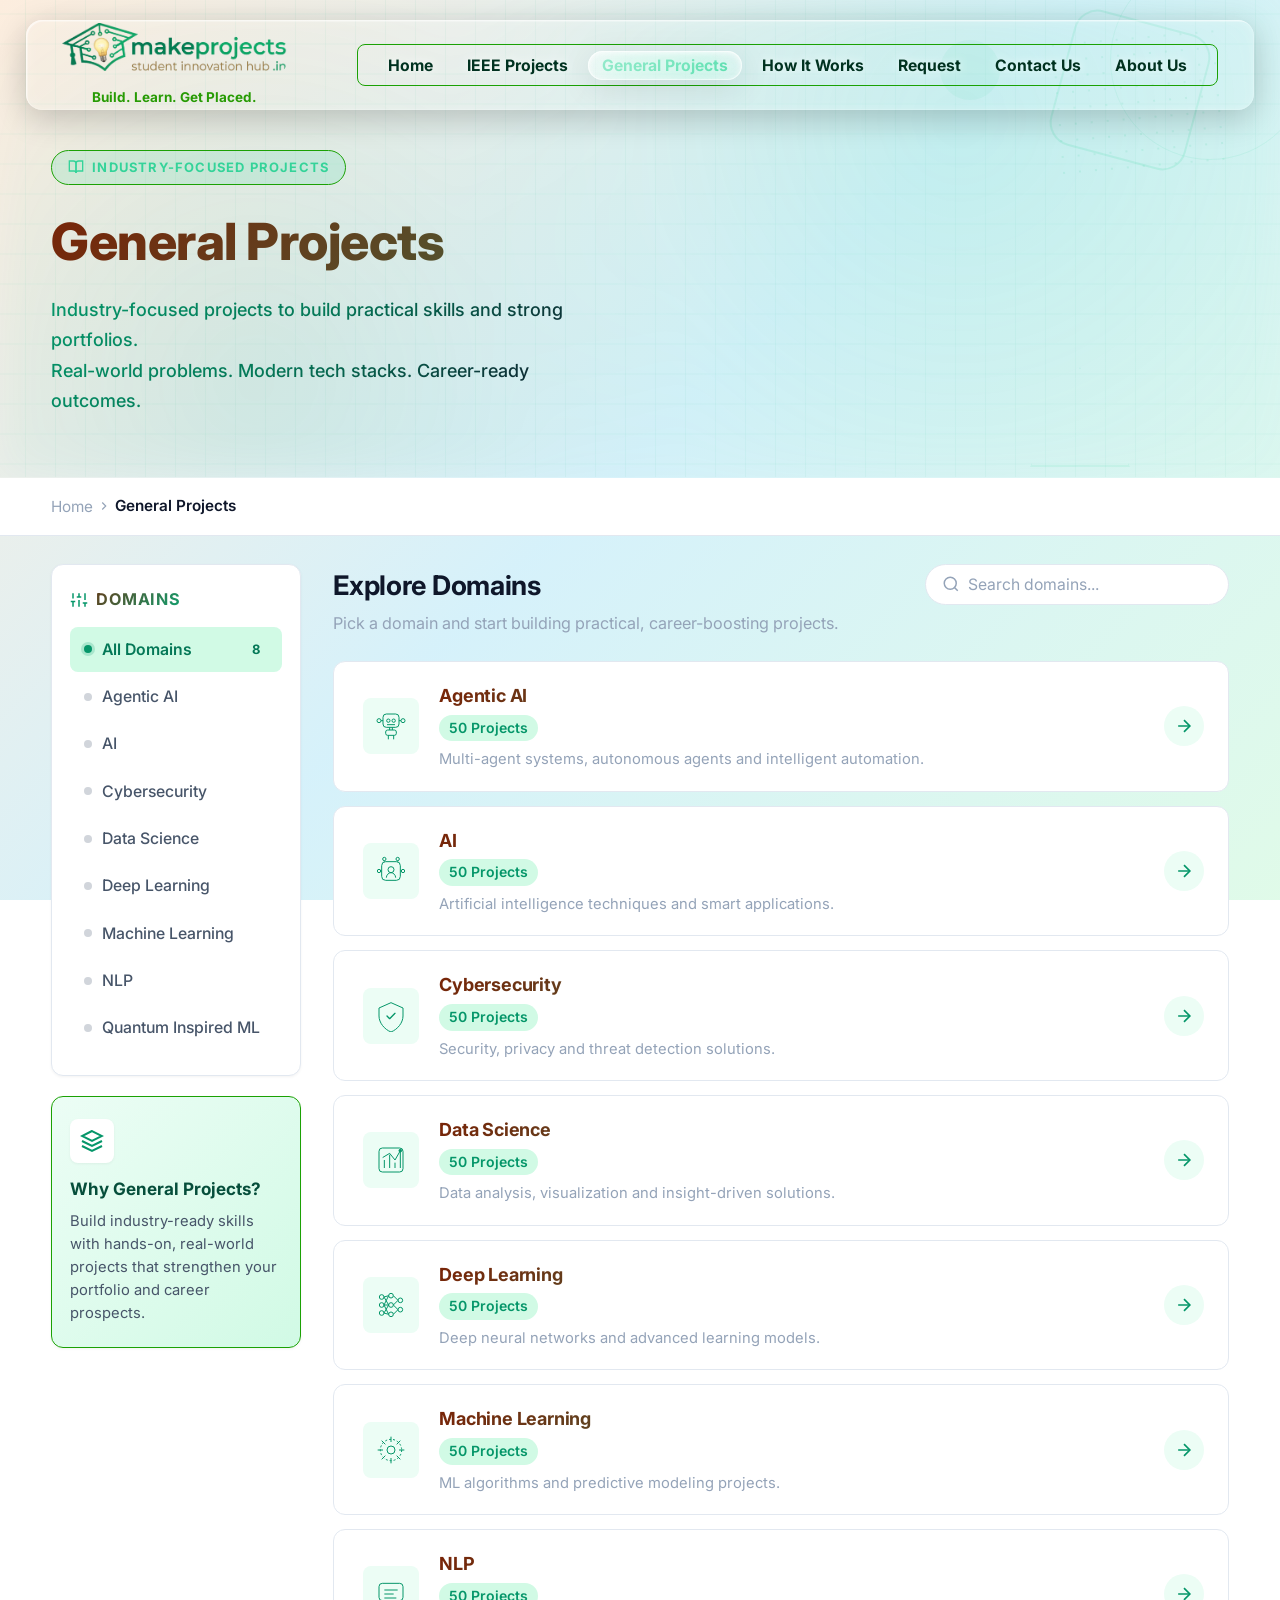
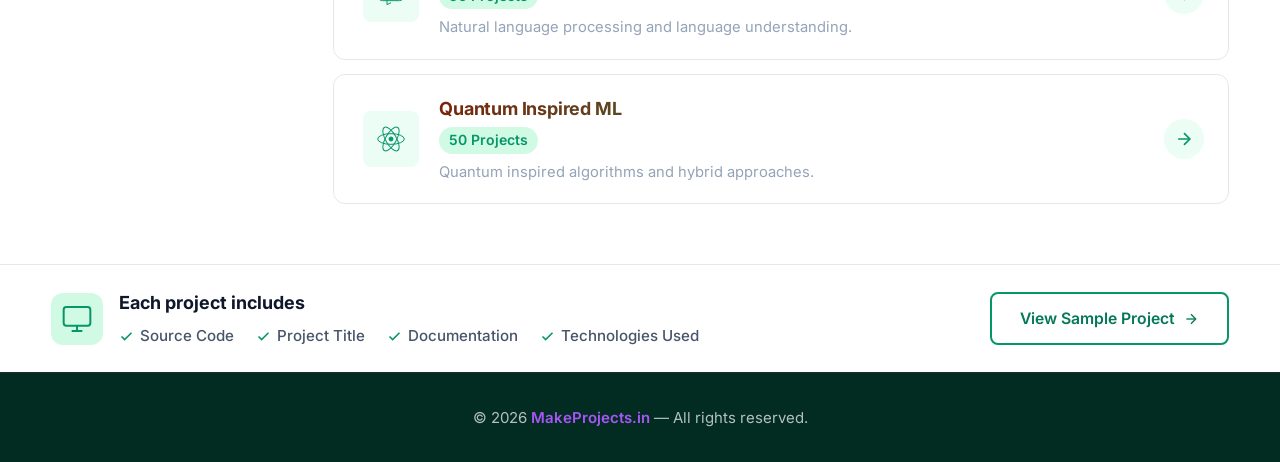
<file: Tabs/General_Tab/General_projects.html>
<!DOCTYPE html>
<html lang="en">

<head>
    <meta charset="UTF-8">
    <meta name="viewport" content="width=device-width, initial-scale=1.0">
    <meta name="description" content="Explore industry-focused general projects across AI, Machine Learning, Deep Learning, Cybersecurity, Data Science & NLP. Build practical skills for your engineering career.">
    <title>General Projects for Final Year Engineering Students | MakeProjects.in</title>
    <link rel="canonical" href="https://makeprojects.in/Tabs/General_Tab/General_projects.html" />

    <!-- Open Graph -->
    <meta property="og:title" content="General Projects for Final Year Engineering Students | MakeProjects.in" />
    <meta property="og:description" content="Industry-focused projects across AI, ML, Cybersecurity & more. Build practical skills for your engineering career." />
    <meta property="og:url" content="https://makeprojects.in/Tabs/General_Tab/General_projects.html" />
    <meta property="og:type" content="website" />
    <meta property="og:site_name" content="MakeProjects.in" />
    <meta property="og:image" content="https://makeprojects.in/Src/img/main_logo.png" />

    <!-- Twitter Card -->
    <meta name="twitter:card" content="summary" />
    <meta name="twitter:title" content="General Projects for Final Year Engineering Students | MakeProjects.in" />
    <meta name="twitter:description" content="Industry-focused projects across AI, ML, Cybersecurity & more." />

    <link rel="preconnect" href="https://fonts.googleapis.com">
    <link rel="preconnect" href="https://fonts.gstatic.com" crossorigin>
    <link href="https://fonts.googleapis.com/css2?family=Inter:wght@400;500;600;700;800&display=swap" rel="stylesheet">
    <link rel="stylesheet" href="General_projects.css?v=9">

    <!-- Structured Data: BreadcrumbList -->
    <script type="application/ld+json">
    {
      "@context": "https://schema.org",
      "@type": "BreadcrumbList",
      "itemListElement": [
        { "@type": "ListItem", "position": 1, "name": "Home", "item": "https://makeprojects.in/" },
        { "@type": "ListItem", "position": 2, "name": "General Projects", "item": "https://makeprojects.in/Tabs/General_Tab/General_projects.html" }
      ]
    }
    </script>
<link rel="icon" type="image/png" href="../../Src/icons/web_icon_main.png">
</head>

<body>

    <!-- ===== NAVBAR ===== -->
    <header id="site-header" class="site-header">
        <div class="nav-container">
            <a href="/" class="logo-link">
                <div class="logo-icon">
                    <img src="../../Src/icons/Heading_icon.png" alt="MakeProjects Logo" style="height: 48px; width: auto; border-radius: 8px; object-fit: cover;">
                </div>
                <div class="logo-text">
                    <span class="logo-tagline">Build. Learn. Get Placed.</span>
                </div>
            </a>
            <button id="mobile-menu-btn" class="mobile-menu-btn" aria-label="Toggle navigation">
                <svg width="24" height="24" viewBox="0 0 24 24" fill="none" stroke="currentColor" stroke-width="2">
                    <line x1="3" y1="12" x2="21" y2="12"></line>
                    <line x1="3" y1="6" x2="21" y2="6"></line>
                    <line x1="3" y1="18" x2="21" y2="18"></line>
                </svg>
            </button>
            <nav id="main-nav" class="main-nav">
                <ul>
                    <li><a href="/">Home</a></li>
                    <li><a href="../IEEE_Tab/IEEE_Projects.html">IEEE Projects</a></li>
                    <li><a href="#" class="nav-active">General Projects</a></li>
                    <li><a href="../How_it_works/how_it_works.html">How It Works</a></li>
                    <li><a href="../Request/Request.html">Request</a></li>
                    <li><a href="../Contact_US/Contact.html">Contact Us</a></li>
                    <li><a href="../About/About.html">About Us</a></li>
                </ul>
            </nav>

        </div>
    </header>

    <!-- ===== HERO BANNER ===== -->
    <section id="hero-banner" class="hero-banner">
        <div class="hero-mesh"></div>
        <div class="hero-content">
            <div class="hero-badge">
                <svg width="16" height="16" viewBox="0 0 24 24" fill="none" stroke="currentColor" stroke-width="2">
                    <path d="M2 3h6a4 4 0 014 4v14a3 3 0 00-3-3H2z" />
                    <path d="M22 3h-6a4 4 0 00-4 4v14a3 3 0 013-3h7z" />
                </svg>
                INDUSTRY-FOCUSED PROJECTS
            </div>
            <h1>General Projects</h1>
            <p>Industry-focused projects to build practical skills and strong portfolios.<br>Real-world problems.
                Modern tech stacks. Career-ready outcomes.</p>
        </div>
        <!-- Decorative shapes -->
        <div class="hero-shapes">
            <div class="shape shape-1"></div>
            <div class="shape shape-2"></div>
            <div class="shape shape-3"></div>
            <div class="shape shape-4"></div>
            <div class="shape shape-dots"></div>
        </div>
    </section>

    <!-- ===== BREADCRUMB ===== -->
    <div class="breadcrumb-bar">
        <div class="page-container">
            <nav aria-label="Breadcrumb">
                <span><a href="/">Home</a></span>
                <span class="breadcrumb-sep">
                    <svg width="14" height="14" viewBox="0 0 24 24" fill="none" stroke="currentColor" stroke-width="2">
                        <polyline points="9 18 15 12 9 6" />
                    </svg>
                </span>
                <span class="breadcrumb-current">General Projects</span>
            </nav>
        </div>
    </div>

    <!-- ===== MAIN LAYOUT ===== -->
    <div class="page-container page-layout">

        <!-- Sidebar -->
        <aside id="sidebar" class="sidebar">
            <div class="sidebar-categories">
                <div class="sidebar-header">
                    <h2 class="sidebar-title">
                        <svg width="18" height="18" viewBox="0 0 24 24" fill="none" stroke="currentColor" stroke-width="2">
                            <line x1="4" y1="21" x2="4" y2="14" />
                            <line x1="4" y1="10" x2="4" y2="3" />
                            <line x1="12" y1="21" x2="12" y2="12" />
                            <line x1="12" y1="8" x2="12" y2="3" />
                            <line x1="20" y1="21" x2="20" y2="16" />
                            <line x1="20" y1="12" x2="20" y2="3" />
                            <line x1="1" y1="14" x2="7" y2="14" />
                            <line x1="9" y1="8" x2="15" y2="8" />
                            <line x1="17" y1="16" x2="23" y2="16" />
                        </svg>
                        Domains
                    </h2>
                    <button id="mobile-category-toggle" class="mobile-category-btn" aria-label="Toggle Categories">
                        <svg width="20" height="20" viewBox="0 0 24 24" fill="none" stroke="currentColor" stroke-width="2">
                            <polyline points="6 9 12 15 18 9"></polyline>
                        </svg>
                    </button>
                </div>
                <ul id="category-list" class="category-list">
                    <li class="active" data-category="all">
                        <span class="cat-dot"></span>
                        All Domains
                        <span class="cat-count">8</span>
                    </li>
                    <li data-category="agentic-ai">
                        <span class="cat-dot"></span>
                        Agentic AI
                    </li>
                    <li data-category="ai">
                        <span class="cat-dot"></span>
                        AI
                    </li>
                    <li data-category="cybersecurity">
                        <span class="cat-dot"></span>
                        Cybersecurity
                    </li>
                    <li data-category="data-science">
                        <span class="cat-dot"></span>
                        Data Science
                    </li>
                    <li data-category="deep-learning">
                        <span class="cat-dot"></span>
                        Deep Learning
                    </li>
                    <li data-category="machine-learning">
                        <span class="cat-dot"></span>
                        Machine Learning
                    </li>
                    <li data-category="nlp">
                        <span class="cat-dot"></span>
                        NLP
                    </li>
                    <li data-category="quantum-ml">
                        <span class="cat-dot"></span>
                        Quantum Inspired ML
                    </li>
                </ul>
            </div>

            <div class="sidebar-tip-card">
                <div class="tip-icon">
                    <svg width="24" height="24" viewBox="0 0 24 24" fill="none" stroke="currentColor" stroke-width="2">
                        <path d="M12 2L2 7l10 5 10-5-10-5z" />
                        <path d="M2 17l10 5 10-5" />
                        <path d="M2 12l10 5 10-5" />
                    </svg>
                </div>
                <h3>Why General Projects?</h3>
                <p>Build industry-ready skills with hands-on, real-world projects that strengthen your portfolio and
                    career prospects.</p>
            </div>
        </aside>

        <!-- Main Content -->
        <main class="main-content">
            <div class="domain-header">
                <div class="domain-header-text">
                    <h2>Explore Domains</h2>
                    <p>Pick a domain and start building practical, career-boosting projects.</p>
                </div>
                <div id="search-bar" class="search-bar">
                    <svg class="search-icon" width="18" height="18" viewBox="0 0 24 24" fill="none"
                        stroke="currentColor" stroke-width="2">
                        <circle cx="11" cy="11" r="8" />
                        <line x1="21" y1="21" x2="16.65" y2="16.65" />
                    </svg>
                    <input type="text" id="search-input" placeholder="Search domains..." aria-label="Search domains">
                </div>
            </div>

            <div id="domain-grid" class="domain-grid">

                <!-- Agentic AI -->
                <div class="domain-card" data-category="agentic-ai">
                    <div class="card-accent"></div>
                    <div class="card-body">
                        <div class="card-icon-wrap">
                            <svg viewBox="0 0 48 48" fill="none" stroke="currentColor" stroke-width="1.5">
                                <rect x="12" y="6" width="24" height="20" rx="5" />
                                <circle cx="20" cy="16" r="2.5" />
                                <circle cx="28" cy="16" r="2.5" />
                                <path d="M18 22h12" />
                                <rect x="16" y="30" width="16" height="8" rx="3" />
                                <line x1="22" y1="26" x2="22" y2="30" />
                                <line x1="26" y1="26" x2="26" y2="30" />
                                <line x1="20" y1="38" x2="20" y2="44" />
                                <line x1="28" y1="38" x2="28" y2="44" />
                                <circle cx="6" cy="16" r="3" />
                                <line x1="9" y1="16" x2="12" y2="16" />
                                <circle cx="42" cy="16" r="3" />
                                <line x1="36" y1="16" x2="39" y2="16" />
                            </svg>
                        </div>
                        <div class="card-text">
                            <h3>Agentic AI</h3>
                            <span class="project-count">50 Projects</span>
                            <p>Multi-agent systems, autonomous agents and intelligent automation.</p>
                        </div>
                        <a href="../../Templates/project-list/Project_display.html?domain=Agentic%20AI" class="card-arrow" aria-label="View Agentic AI projects">
                            <svg width="20" height="20" viewBox="0 0 24 24" fill="none" stroke="currentColor"
                                stroke-width="2">
                                <line x1="5" y1="12" x2="19" y2="12" />
                                <polyline points="12 5 19 12 12 19" />
                            </svg>
                        </a>
                    </div>
                </div>

                <!-- AI -->
                <div class="domain-card" data-category="ai">
                    <div class="card-accent"></div>
                    <div class="card-body">
                        <div class="card-icon-wrap">
                            <svg viewBox="0 0 48 48" fill="none" stroke="currentColor" stroke-width="1.5">
                                <rect x="10" y="10" width="28" height="28" rx="6" />
                                <circle cx="24" cy="22" r="4.5" />
                                <path d="M17 34c0-4 3.5-7.5 7-7.5s7 3.5 7 7.5" />
                                <circle cx="14" cy="6" r="2.5" />
                                <line x1="14" y1="8.5" x2="14" y2="10" />
                                <circle cx="34" cy="6" r="2.5" />
                                <line x1="34" y1="8.5" x2="34" y2="10" />
                                <circle cx="6" cy="24" r="2.5" />
                                <line x1="8.5" y1="24" x2="10" y2="24" />
                                <circle cx="42" cy="24" r="2.5" />
                                <line x1="38" y1="24" x2="39.5" y2="24" />
                            </svg>
                        </div>
                        <div class="card-text">
                            <h3>AI</h3>
                            <span class="project-count">50 Projects</span>
                            <p>Artificial intelligence techniques and smart applications.</p>
                        </div>
                        <a href="../../Templates/project-list/Project_display.html?domain=AI" class="card-arrow" aria-label="View AI projects">
                            <svg width="20" height="20" viewBox="0 0 24 24" fill="none" stroke="currentColor"
                                stroke-width="2">
                                <line x1="5" y1="12" x2="19" y2="12" />
                                <polyline points="12 5 19 12 12 19" />
                            </svg>
                        </a>
                    </div>
                </div>

                <!-- Cybersecurity -->
                <div class="domain-card" data-category="cybersecurity">
                    <div class="card-accent"></div>
                    <div class="card-body">
                        <div class="card-icon-wrap">
                            <svg viewBox="0 0 48 48" fill="none" stroke="currentColor" stroke-width="1.5">
                                <path d="M24 4L6 12v12c0 10 8 20 18 24 10-4 18-14 18-24V12L24 4z" />
                                <path d="M18 24l4 4 8-8" stroke-linecap="round" stroke-linejoin="round"
                                    stroke-width="2" />
                            </svg>
                        </div>
                        <div class="card-text">
                            <h3>Cybersecurity</h3>
                            <span class="project-count">50 Projects</span>
                            <p>Security, privacy and threat detection solutions.</p>
                        </div>
                        <a href="../../Templates/project-list/Project_display.html?domain=Cybersecurity" class="card-arrow" aria-label="View Cybersecurity projects">
                            <svg width="20" height="20" viewBox="0 0 24 24" fill="none" stroke="currentColor"
                                stroke-width="2">
                                <line x1="5" y1="12" x2="19" y2="12" />
                                <polyline points="12 5 19 12 12 19" />
                            </svg>
                        </a>
                    </div>
                </div>

                <!-- Data Science -->
                <div class="domain-card" data-category="data-science">
                    <div class="card-accent"></div>
                    <div class="card-body">
                        <div class="card-icon-wrap">
                            <svg viewBox="0 0 48 48" fill="none" stroke="currentColor" stroke-width="1.5">
                                <rect x="6" y="6" width="36" height="36" rx="5" />
                                <line x1="14" y1="36" x2="14" y2="24" />
                                <line x1="22" y1="36" x2="22" y2="16" />
                                <line x1="30" y1="36" x2="30" y2="28" />
                                <line x1="38" y1="36" x2="38" y2="12" />
                                <polyline points="12,20 22,14 30,24 38,10" stroke-linecap="round"
                                    stroke-linejoin="round" />
                                <circle cx="38" cy="10" r="2" fill="currentColor" />
                            </svg>
                        </div>
                        <div class="card-text">
                            <h3>Data Science</h3>
                            <span class="project-count">50 Projects</span>
                            <p>Data analysis, visualization and insight-driven solutions.</p>
                        </div>
                        <a href="../../Templates/project-list/Project_display.html?domain=Data%20Science" class="card-arrow" aria-label="View Data Science projects">
                            <svg width="20" height="20" viewBox="0 0 24 24" fill="none" stroke="currentColor"
                                stroke-width="2">
                                <line x1="5" y1="12" x2="19" y2="12" />
                                <polyline points="12 5 19 12 12 19" />
                            </svg>
                        </a>
                    </div>
                </div>

                <!-- Deep Learning -->
                <div class="domain-card" data-category="deep-learning">
                    <div class="card-accent"></div>
                    <div class="card-body">
                        <div class="card-icon-wrap">
                            <svg viewBox="0 0 48 48" fill="none" stroke="currentColor" stroke-width="1.5">
                                <circle cx="10" cy="12" r="3.5" />
                                <circle cx="10" cy="24" r="3.5" />
                                <circle cx="10" cy="36" r="3.5" />
                                <circle cx="24" cy="10" r="3.5" />
                                <circle cx="24" cy="24" r="3.5" />
                                <circle cx="24" cy="38" r="3.5" />
                                <circle cx="38" cy="17" r="3.5" />
                                <circle cx="38" cy="31" r="3.5" />
                                <line x1="13.5" y1="12" x2="20.5" y2="10" />
                                <line x1="13.5" y1="12" x2="20.5" y2="24" />
                                <line x1="13.5" y1="24" x2="20.5" y2="10" />
                                <line x1="13.5" y1="24" x2="20.5" y2="24" />
                                <line x1="13.5" y1="24" x2="20.5" y2="38" />
                                <line x1="13.5" y1="36" x2="20.5" y2="24" />
                                <line x1="13.5" y1="36" x2="20.5" y2="38" />
                                <line x1="27.5" y1="10" x2="34.5" y2="17" />
                                <line x1="27.5" y1="24" x2="34.5" y2="17" />
                                <line x1="27.5" y1="24" x2="34.5" y2="31" />
                                <line x1="27.5" y1="38" x2="34.5" y2="31" />
                            </svg>
                        </div>
                        <div class="card-text">
                            <h3>Deep Learning</h3>
                            <span class="project-count">50 Projects</span>
                            <p>Deep neural networks and advanced learning models.</p>
                        </div>
                        <a href="../../Templates/project-list/Project_display.html?domain=Deep%20Learning" class="card-arrow" aria-label="View Deep Learning projects">
                            <svg width="20" height="20" viewBox="0 0 24 24" fill="none" stroke="currentColor"
                                stroke-width="2">
                                <line x1="5" y1="12" x2="19" y2="12" />
                                <polyline points="12 5 19 12 12 19" />
                            </svg>
                        </a>
                    </div>
                </div>

                <!-- Machine Learning -->
                <div class="domain-card" data-category="machine-learning">
                    <div class="card-accent"></div>
                    <div class="card-body">
                        <div class="card-icon-wrap">
                            <svg viewBox="0 0 48 48" fill="none" stroke="currentColor" stroke-width="1.5">
                                <circle cx="24" cy="24" r="6" />
                                <path d="M24 4v8M24 36v8M4 24h8M36 24h8" />
                                <path d="M10 10l5.5 5.5M32.5 32.5L38 38M10 38l5.5-5.5M32.5 15.5L38 10" />
                                <circle cx="24" cy="24" r="16" stroke-dasharray="3 3" />
                            </svg>
                        </div>
                        <div class="card-text">
                            <h3>Machine Learning</h3>
                            <span class="project-count">50 Projects</span>
                            <p>ML algorithms and predictive modeling projects.</p>
                        </div>
                        <a href="../../Templates/project-list/Project_display.html?domain=Machine%20Learning" class="card-arrow" aria-label="View Machine Learning projects">
                            <svg width="20" height="20" viewBox="0 0 24 24" fill="none" stroke="currentColor"
                                stroke-width="2">
                                <line x1="5" y1="12" x2="19" y2="12" />
                                <polyline points="12 5 19 12 12 19" />
                            </svg>
                        </a>
                    </div>
                </div>

                <!-- NLP -->
                <div class="domain-card" data-category="nlp">
                    <div class="card-accent"></div>
                    <div class="card-body">
                        <div class="card-icon-wrap">
                            <svg viewBox="0 0 48 48" fill="none" stroke="currentColor" stroke-width="1.5">
                                <rect x="6" y="8" width="36" height="26" rx="5" />
                                <line x1="14" y1="18" x2="34" y2="18" />
                                <line x1="14" y1="24" x2="28" y2="24" />
                                <line x1="14" y1="30" x2="32" y2="30" />
                                <path d="M18 34v6l6-3" />
                            </svg>
                        </div>
                        <div class="card-text">
                            <h3>NLP</h3>
                            <span class="project-count">50 Projects</span>
                            <p>Natural language processing and language understanding.</p>
                        </div>
                        <a href="../../Templates/project-list/Project_display.html?domain=NLP" class="card-arrow" aria-label="View NLP projects">
                            <svg width="20" height="20" viewBox="0 0 24 24" fill="none" stroke="currentColor"
                                stroke-width="2">
                                <line x1="5" y1="12" x2="19" y2="12" />
                                <polyline points="12 5 19 12 12 19" />
                            </svg>
                        </a>
                    </div>
                </div>

                <!-- Quantum Inspired ML -->
                <div class="domain-card" data-category="quantum-ml">
                    <div class="card-accent"></div>
                    <div class="card-body">
                        <div class="card-icon-wrap">
                            <svg viewBox="0 0 48 48" fill="none" stroke="currentColor" stroke-width="1.5">
                                <circle cx="24" cy="24" r="3" fill="currentColor" />
                                <ellipse cx="24" cy="24" rx="20" ry="8" />
                                <ellipse cx="24" cy="24" rx="20" ry="8" transform="rotate(60 24 24)" />
                                <ellipse cx="24" cy="24" rx="20" ry="8" transform="rotate(120 24 24)" />
                            </svg>
                        </div>
                        <div class="card-text">
                            <h3>Quantum Inspired ML</h3>
                            <span class="project-count">50 Projects</span>
                            <p>Quantum inspired algorithms and hybrid approaches.</p>
                        </div>
                        <a href="../../Templates/project-list/Project_display.html?domain=Quantum%20Inspired%20ML" class="card-arrow" aria-label="View Quantum ML projects">
                            <svg width="20" height="20" viewBox="0 0 24 24" fill="none" stroke="currentColor"
                                stroke-width="2">
                                <line x1="5" y1="12" x2="19" y2="12" />
                                <polyline points="12 5 19 12 12 19" />
                            </svg>
                        </a>
                    </div>
                </div>

            </div>
        </main>
    </div>

    <!-- ===== FOOTER INFO BAR ===== -->
    <section id="footer-info" class="footer-info">
        <div class="page-container footer-info-inner">
            <div class="footer-info-left">
                <div class="footer-info-icon">
                    <svg width="32" height="32" viewBox="0 0 24 24" fill="none" stroke="currentColor"
                        stroke-width="1.5">
                        <rect x="2" y="3" width="20" height="14" rx="2" ry="2" />
                        <line x1="8" y1="21" x2="16" y2="21" />
                        <line x1="12" y1="17" x2="12" y2="21" />
                    </svg>
                </div>
                <div class="footer-info-text">
                    <h3>Each project includes</h3>
                    <ul class="includes-list">
                        <li>
                            <svg width="15" height="15" viewBox="0 0 24 24" fill="none" stroke="currentColor"
                                stroke-width="2.5">
                                <polyline points="20 6 9 17 4 12" />
                            </svg>
                            Source Code
                        </li>
                        <li>
                            <svg width="15" height="15" viewBox="0 0 24 24" fill="none" stroke="currentColor"
                                stroke-width="2.5">
                                <polyline points="20 6 9 17 4 12" />
                            </svg>
                            Project Title
                        </li>
                        <li>
                            <svg width="15" height="15" viewBox="0 0 24 24" fill="none" stroke="currentColor"
                                stroke-width="2.5">
                                <polyline points="20 6 9 17 4 12" />
                            </svg>
                            Documentation
                        </li>
                        <li>
                            <svg width="15" height="15" viewBox="0 0 24 24" fill="none" stroke="currentColor"
                                stroke-width="2.5">
                                <polyline points="20 6 9 17 4 12" />
                            </svg>
                            Technologies Used
                        </li>
                    </ul>
                </div>
            </div>
            <a href="#" id="btn-sample-project" class="btn btn-sample">View Sample Project
                <svg width="16" height="16" viewBox="0 0 24 24" fill="none" stroke="currentColor" stroke-width="2">
                    <line x1="5" y1="12" x2="19" y2="12" />
                    <polyline points="12 5 19 12 12 19" />
                </svg>
            </a>
        </div>
    </section>
    <!-- ===== FOOTER ===== -->
    <footer class="site-footer" style="background: var(--bg-dark, #09090b); color: rgba(255,255,255,0.7); padding: 30px 0; text-align: center; border-top: 1px solid rgba(255,255,255,0.05); margin-top: auto;">
        <div class="page-container">
            <small>&copy; <span class="year">2026</span> <a href="https://makeprojects.in/" target="_blank" style="color: var(--primary-light, #a855f7); text-decoration: none; font-weight: 600;">MakeProjects.in</a> — All rights reserved.</small>
        </div>
    </footer>

    <script src="General_projects.js?v=2"></script>

<svg width="0" height="0" style="position: absolute" aria-hidden="true">
  <filter id="lg-filter" x="0" y="0" width="100%" height="100%" color-interpolation-filters="sRGB">
    <feImage x="0" y="0" width="100%" height="100%" preserveAspectRatio="none" href="data:image/svg+xml;utf8,%3Csvg%20xmlns%3D%22http%3A%2F%2Fwww.w3.org%2F2000%2Fsvg%22%20width%3D%22100%25%22%20height%3D%22100%25%22%20viewBox%3D%220%200%20420%20280%22%20preserveAspectRatio%3D%22none%22%3E%3Cdefs%3E%3ClinearGradient%20id%3D%22Y%22%20x1%3D%220%22%20x2%3D%220%22%20y1%3D%224%25%22%20y2%3D%2296%25%22%3E%3Cstop%20offset%3D%220%25%22%20stop-color%3D%22%230F0%22%2F%3E%3Cstop%20offset%3D%22100%25%22%20stop-color%3D%22%23000%22%2F%3E%3C%2FlinearGradient%3E%3ClinearGradient%20id%3D%22X%22%20x1%3D%223%25%22%20x2%3D%2297%25%22%20y1%3D%220%22%20y2%3D%220%22%3E%3Cstop%20offset%3D%220%25%22%20stop-color%3D%22%23F00%22%2F%3E%3Cstop%20offset%3D%22100%25%22%20stop-color%3D%22%23000%22%2F%3E%3C%2FlinearGradient%3E%3C%2Fdefs%3E%3Crect%20width%3D%22100%25%22%20height%3D%22100%25%22%20fill%3D%22%23808080%22%2F%3E%3Cg%20filter%3D%22blur(2px)%22%3E%3Crect%20width%3D%22100%25%22%20height%3D%22100%25%22%20fill%3D%22%23000080%22%2F%3E%3Crect%20width%3D%22100%25%22%20height%3D%22100%25%22%20fill%3D%22url(%23Y)%22%20style%3D%22mix-blend-mode%3Ascreen%22%2F%3E%3Crect%20width%3D%22100%25%22%20height%3D%22100%25%22%20fill%3D%22url(%23X)%22%20style%3D%22mix-blend-mode%3Ascreen%22%2F%3E%3Crect%20x%3D%222%25%22%20y%3D%222%25%22%20width%3D%2296%25%22%20height%3D%2296%25%22%20rx%3D%2250%22%20ry%3D%2250%22%20fill%3D%22%23808080%22%20filter%3D%22blur(7px)%22%2F%3E%3C%2Fg%3E%3C%2Fsvg%3E" result="displacementMap" />
    <feDisplacementMap in="SourceGraphic" in2="displacementMap" scale="219" xChannelSelector="R" yChannelSelector="G" />
    <feColorMatrix type="matrix" result="displacedR" values="1 0 0 0 0  0 0 0 0 0  0 0 0 0 0  0 0 0 1 0" />
    <feDisplacementMap in="SourceGraphic" in2="displacementMap" scale="217" xChannelSelector="R" yChannelSelector="G" />
    <feColorMatrix type="matrix" result="displacedG" values="0 0 0 0 0  0 1 0 0 0  0 0 0 0 0  0 0 0 1 0" />
    <feDisplacementMap in="SourceGraphic" in2="displacementMap" scale="215" xChannelSelector="R" yChannelSelector="G" />
    <feColorMatrix type="matrix" result="displacedB" values="0 0 0 0 0  0 0 0 0 0  0 0 1 0 0  0 0 0 1 0" />
    <feBlend in="displacedR" in2="displacedG" mode="screen" result="rg" />
    <feBlend in="rg" in2="displacedB" mode="screen" />
  </filter>
</svg>

</body>

</html>
</file>
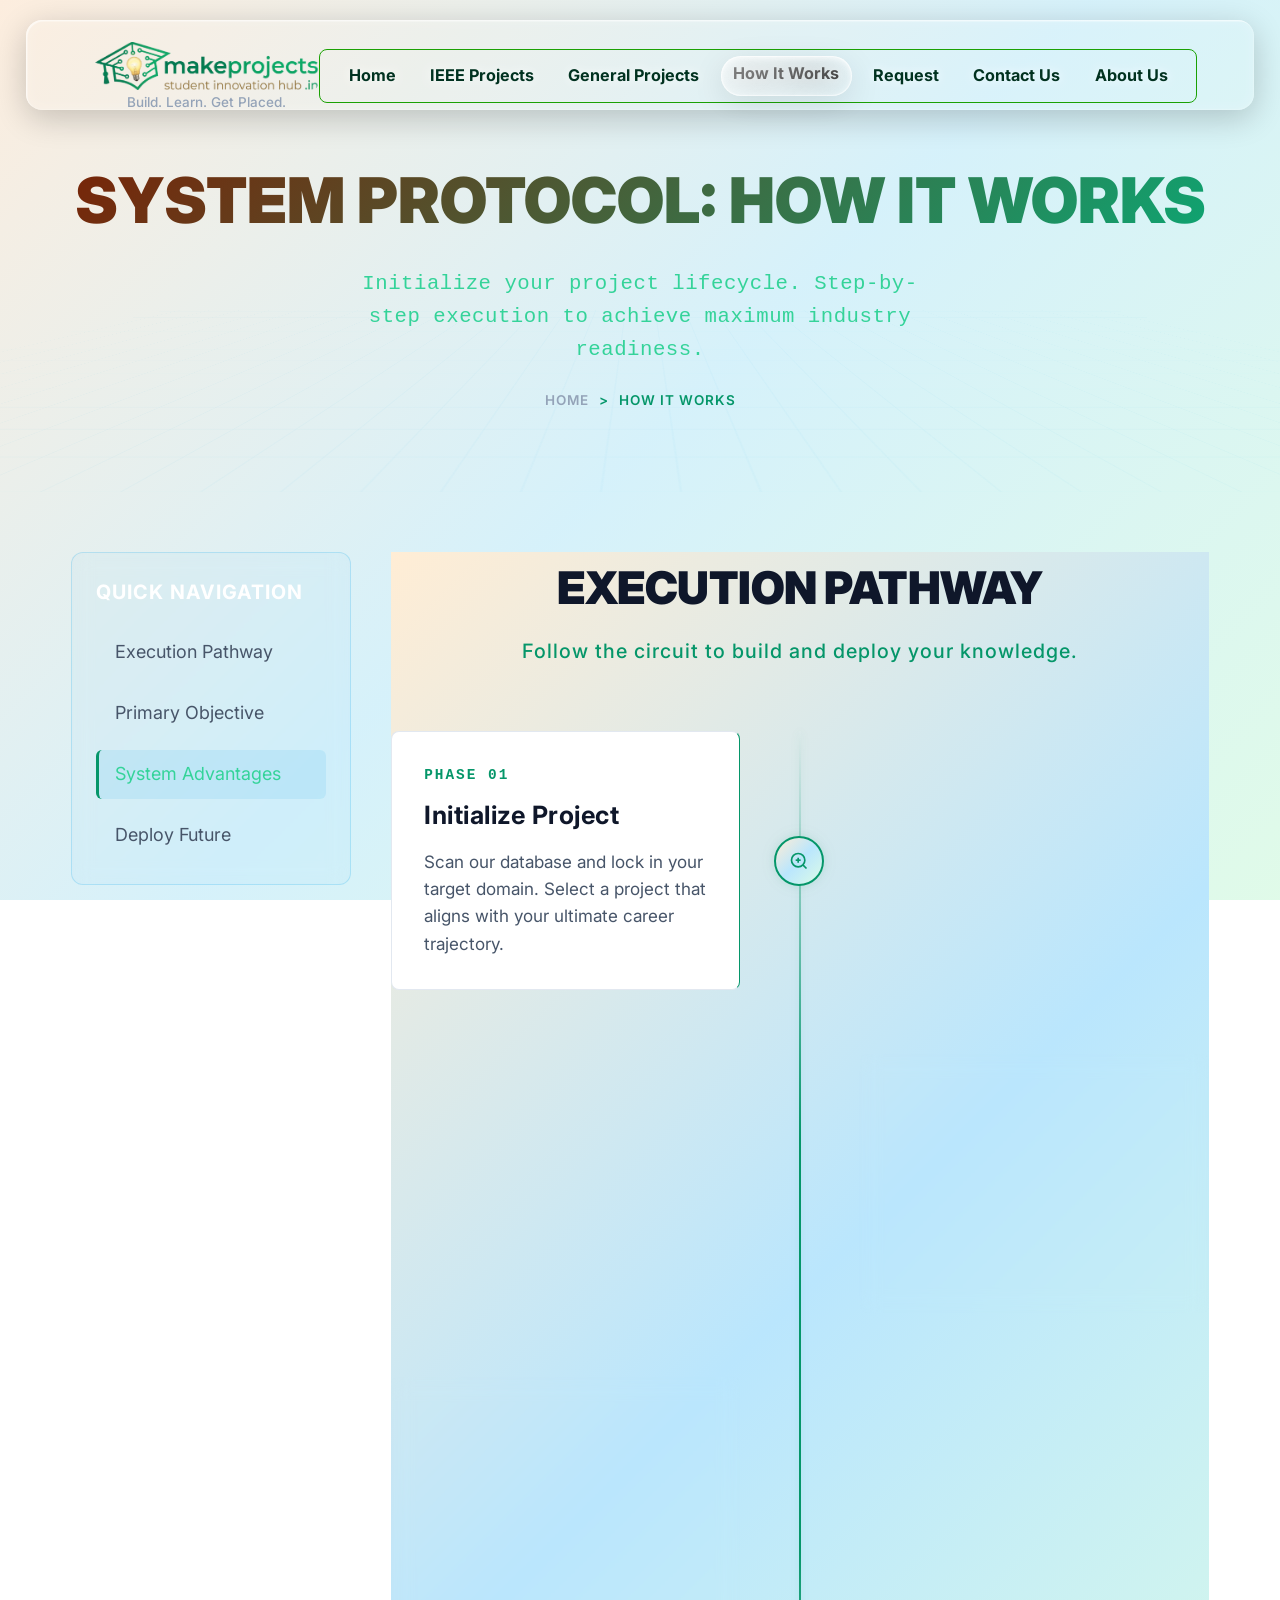
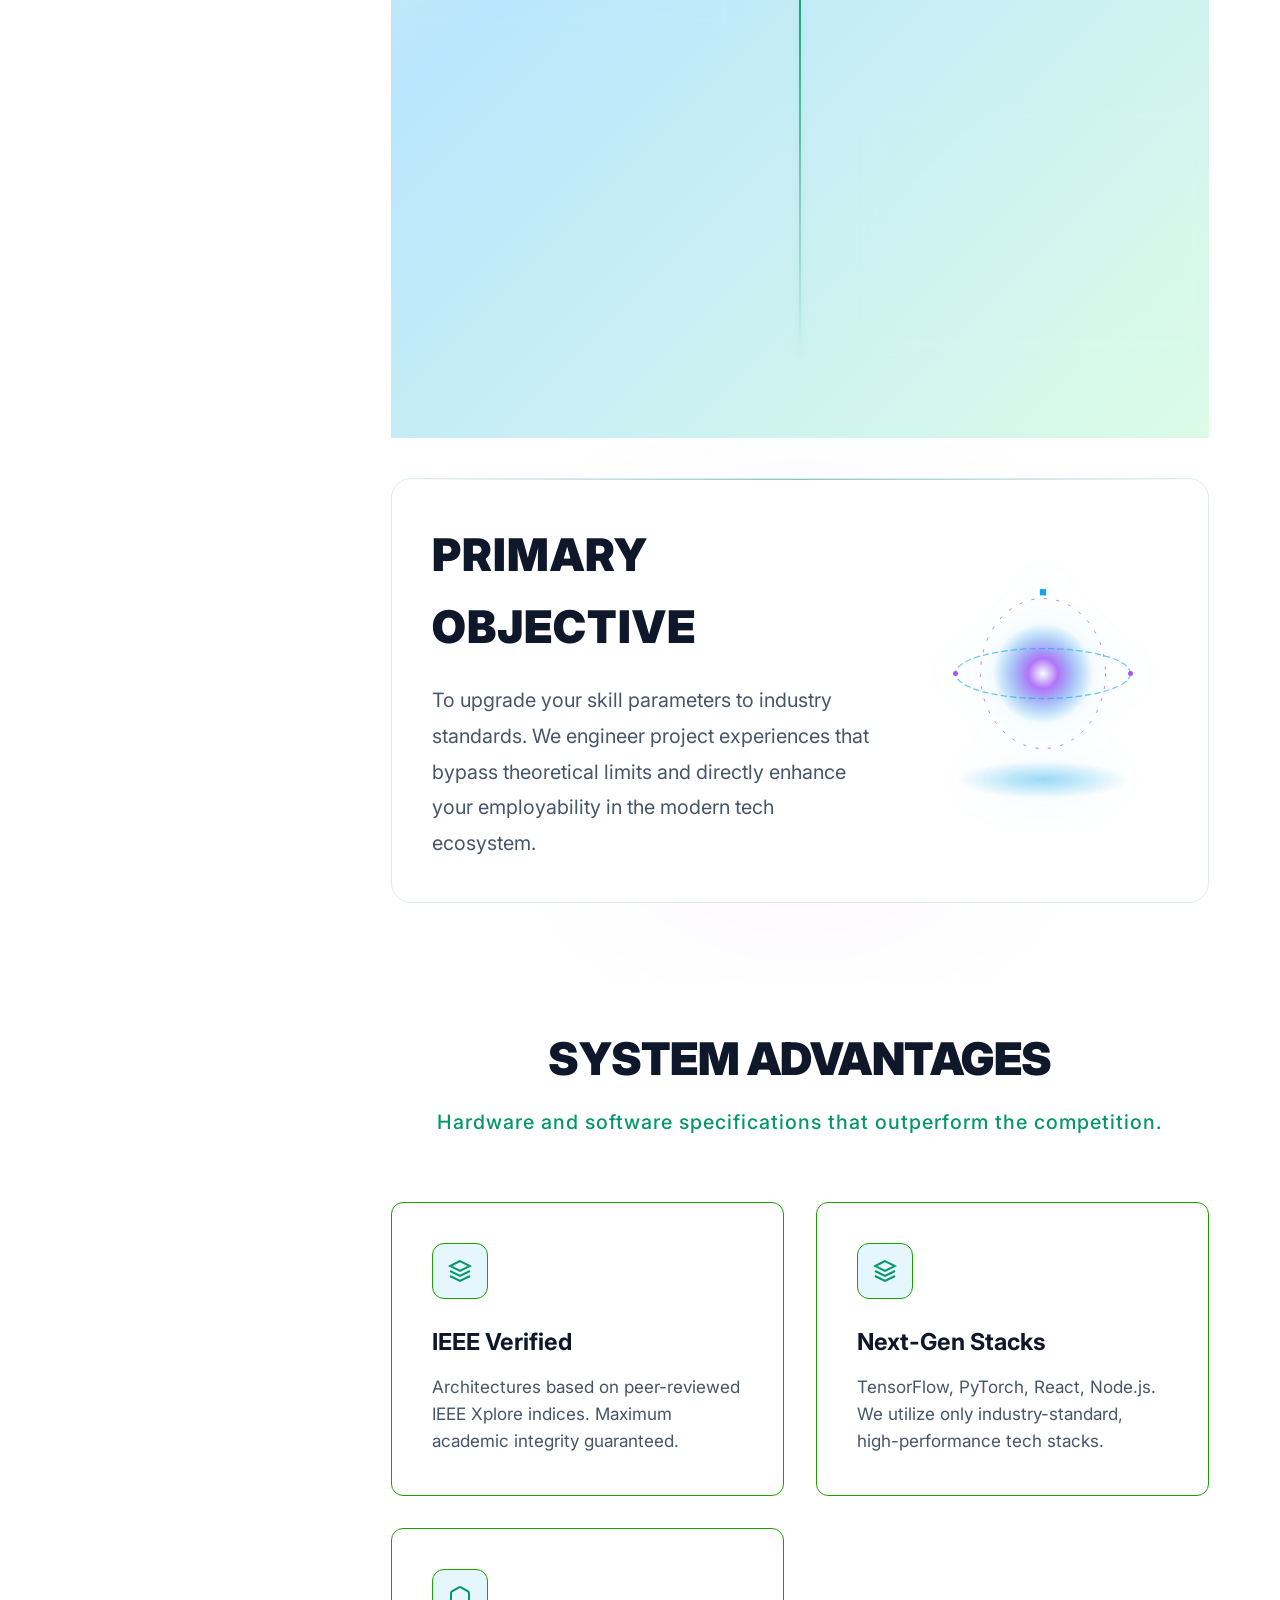
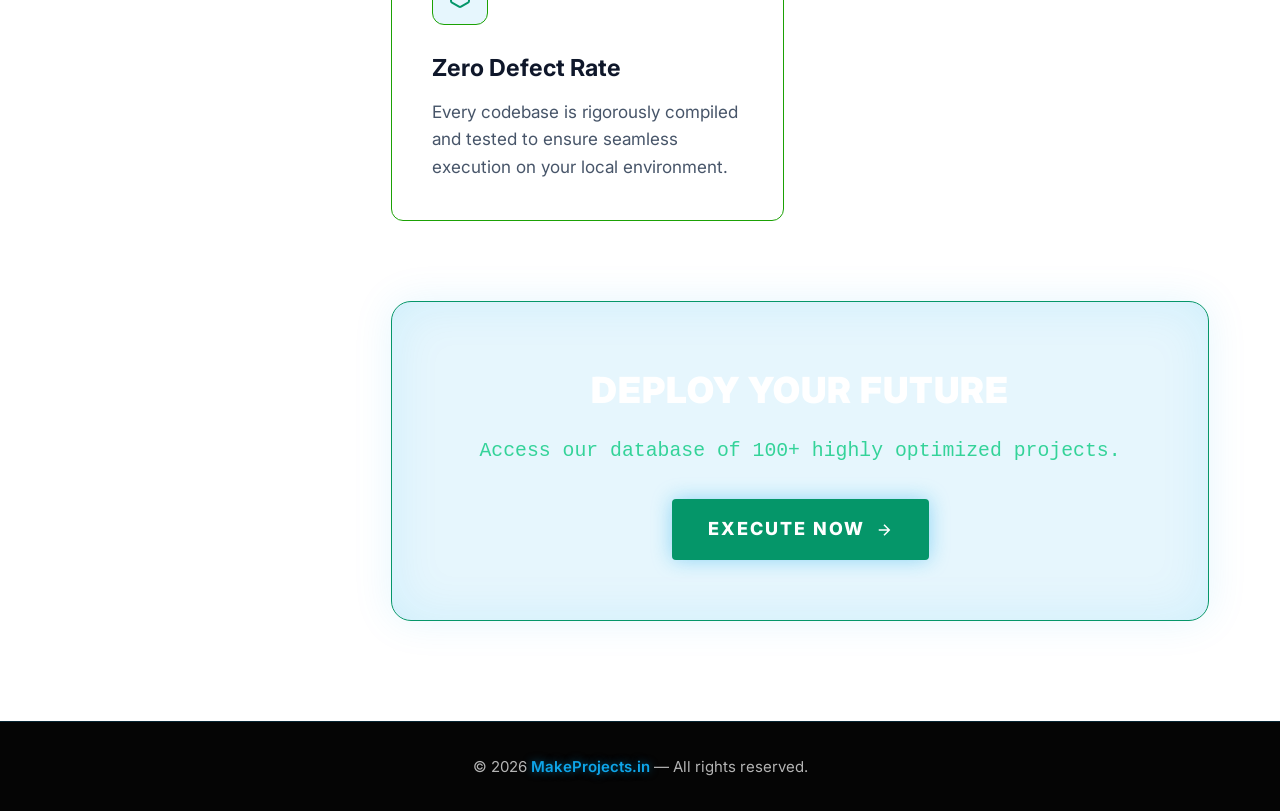
<file: Tabs/How_it_works/how_it_works.html>
<!DOCTYPE html>
<html lang="en">

<head>
    <meta charset="UTF-8">
    <meta name="viewport" content="width=device-width, initial-scale=1.0">
    <meta name="description" content="Learn how MakeProjects.in works — choose a project, study the concepts, implement step-by-step, and get expert assistance for your B.Tech or M.Tech final year project.">
    <title>How It Works — Get Your Project in 4 Steps | MakeProjects.in</title>
    <link rel="canonical" href="https://makeprojects.in/Tabs/How_it_works/how_it_works.html" />

    <!-- Open Graph -->
    <meta property="og:title" content="How It Works — Get Your Project in 4 Steps | MakeProjects.in" />
    <meta property="og:description" content="Choose a project, learn concepts, implement step-by-step, and get expert assistance." />
    <meta property="og:url" content="https://makeprojects.in/Tabs/How_it_works/how_it_works.html" />
    <meta property="og:type" content="website" />
    <meta property="og:site_name" content="MakeProjects.in" />
    <meta property="og:image" content="https://makeprojects.in/Src/img/main_logo.png" />

    <!-- Twitter Card -->
    <meta name="twitter:card" content="summary" />
    <meta name="twitter:title" content="How It Works — Get Your Project in 4 Steps | MakeProjects.in" />
    <meta name="twitter:description" content="Choose a project, learn, implement, and get expert assistance." />

    <link rel="preconnect" href="https://fonts.googleapis.com">
    <link rel="preconnect" href="https://fonts.gstatic.com" crossorigin>
    <link href="https://fonts.googleapis.com/css2?family=Inter:wght@400;500;600;700;800;900&display=swap" rel="stylesheet">
    <link rel="stylesheet" href="how_it_works.css?v=8">

    <!-- Structured Data: BreadcrumbList -->
    <script type="application/ld+json">
    {
      "@context": "https://schema.org",
      "@type": "BreadcrumbList",
      "itemListElement": [
        { "@type": "ListItem", "position": 1, "name": "Home", "item": "https://makeprojects.in/" },
        { "@type": "ListItem", "position": 2, "name": "How It Works", "item": "https://makeprojects.in/Tabs/How_it_works/how_it_works.html" }
      ]
    }
    </script>
<link rel="icon" type="image/png" href="../../Src/icons/web_icon_main.png">
</head>

<body>

    <!-- ===== NAVBAR ===== -->
    <header class="page-header">
        <div class="page-container">
            <div class="header-content">
                <div class="logo">
                    <img src="../../Src/icons/Heading_icon.png" alt="MakeProjects Logo" style="height: 48px; width: auto; border-radius: 8px; object-fit: cover;">
                    <div class="logo-text">
                        <p>Build. Learn. Get Placed.</p>
                    </div>
                </div>
                <button id="mobile-menu-btn" class="mobile-menu-btn" aria-label="Toggle navigation">
                    <svg width="24" height="24" viewBox="0 0 24 24" fill="none" stroke="currentColor" stroke-width="2">
                        <line x1="3" y1="12" x2="21" y2="12"></line>
                        <line x1="3" y1="6" x2="21" y2="6"></line>
                        <line x1="3" y1="18" x2="21" y2="18"></line>
                    </svg>
                </button>
                <nav id="main-nav" class="main-nav">
                    <ul>
                        <li><a href="/">Home</a></li>
                        <li><a href="../IEEE_Tab/IEEE_Projects.html">IEEE Projects</a></li>
                        <li><a href="../General_Tab/General_projects.html">General Projects</a></li>
                        <li><a href="how_it_works.html" class="nav-active">How It Works</a></li>
                        <li><a href="../Request/Request.html">Request</a></li>
                        <li><a href="../Contact_US/Contact.html">Contact Us</a></li>
                        <li><a href="../About/About.html">About Us</a></li>
                    </ul>
                </nav>
            </div>
        </div>
    </header>

    <!-- ===== HERO BANNER ===== -->
    <section class="hero-banner">
        <div class="cyber-grid"></div>
        <div class="hero-content">
            <h1 class="glitch-text" data-text="System Protocol: How It Works">System Protocol: How It Works</h1>
            <p class="hero-subtitle">Initialize your project lifecycle. Step-by-step execution to achieve maximum industry readiness.</p>
            <div class="hero-breadcrumb">
                <a href="/">Home</a>
                <span class="cyber-arrow">&gt;</span>
                <span class="current">How It Works</span>
            </div>
        </div>
    </section>

    <div class="page-container page-layout" style="margin-top: 60px; margin-bottom: 60px; display: grid; grid-template-columns: 280px 1fr; gap: 40px; align-items: start;">
        <!-- Sidebar Navigation -->
        <aside id="sidebar" class="sidebar" style="position: sticky; top: 100px; background: rgba(14, 165, 233, 0.03); border: 1px solid rgba(14, 165, 233, 0.2); border-radius: 12px; padding: 24px; backdrop-filter: blur(10px);">
            <div class="sidebar-header" style="margin-bottom: 20px;">
                <h3 style="color: var(--text-white); font-size: 1.1rem; text-transform: uppercase; letter-spacing: 1px;">Quick Navigation</h3>
                <button id="mobile-category-toggle" class="mobile-category-btn" style="display: none; width: 100%; text-align: left; padding: 12px; background: var(--primary); color: white; border-radius: 8px; font-weight: bold; margin-top: 10px;">
                    Sections ▼
                </button>
            </div>
            <ul id="category-list" class="category-list" style="display: flex; flex-direction: column; gap: 12px;">
                <li><a href="#pathway" class="domain-link active" style="display: block; padding: 10px 16px; color: var(--primary-light); text-decoration: none; border-radius: 6px; transition: all 0.3s; background: rgba(14,165,233,0.1); border-left: 3px solid var(--primary);">Execution Pathway</a></li>
                <li><a href="#objective" class="domain-link" style="display: block; padding: 10px 16px; color: var(--text-body); text-decoration: none; border-radius: 6px; transition: all 0.3s; border-left: 3px solid transparent;">Primary Objective</a></li>
                <li><a href="#advantages" class="domain-link" style="display: block; padding: 10px 16px; color: var(--text-body); text-decoration: none; border-radius: 6px; transition: all 0.3s; border-left: 3px solid transparent;">System Advantages</a></li>
                <li><a href="#deploy" class="domain-link" style="display: block; padding: 10px 16px; color: var(--text-body); text-decoration: none; border-radius: 6px; transition: all 0.3s; border-left: 3px solid transparent;">Deploy Future</a></li>
            </ul>
        </aside>

        <!-- Main Content -->
        <main class="main-content">
            <!-- ===== JOURNEY STEPS ===== -->
            <section id="pathway" class="journey-section reveal-on-scroll" style="padding: 0 0 80px 0;">
                <h2 class="section-heading">Execution Pathway</h2>
                <p class="section-subheading">Follow the circuit to build and deploy your knowledge.</p>

                <div class="steps-grid" style="max-width: 100%;">
                    <!-- Step 1 -->
                    <div class="step-card">
                        <div class="step-icon">
                            <svg viewBox="0 0 24 24" fill="none" stroke="currentColor" stroke-width="2">
                                <circle cx="11" cy="11" r="8" />
                                <line x1="21" y1="21" x2="16.65" y2="16.65" />
                                <line x1="8" y1="11" x2="14" y2="11" />
                                <line x1="11" y1="8" x2="11" y2="14" />
                            </svg>
                        </div>
                        <div class="step-number">PHASE 01</div>
                        <h3>Initialize Project</h3>
                        <p>Scan our database and lock in your target domain. Select a project that aligns with your ultimate career trajectory.</p>
                    </div>

                    <!-- Step 2 -->
                    <div class="step-card">
                        <div class="step-icon">
                            <svg viewBox="0 0 24 24" fill="none" stroke="currentColor" stroke-width="2">
                                <path d="M2 3h6a4 4 0 014 4v14a3 3 0 00-3-3H2z" />
                                <path d="M22 3h-6a4 4 0 00-4 4v14a3 3 0 013-3h7z" />
                            </svg>
                        </div>
                        <div class="step-number">PHASE 02</div>
                        <h3>Data Acquisition</h3>
                        <p>Process the underlying architecture. Utilize our high-fidelity Learning Guides to absorb the core technologies.</p>
                    </div>

                    <!-- Step 3 -->
                    <div class="step-card">
                        <div class="step-icon">
                            <svg viewBox="0 0 24 24" fill="none" stroke="currentColor" stroke-width="2">
                                <polyline points="16 18 22 12 16 6" />
                                <polyline points="8 6 2 12 8 18" />
                            </svg>
                        </div>
                        <div class="step-number">PHASE 03</div>
                        <h3>Execution Protocol</h3>
                        <p>Compile the source. Follow the structured Implementation Guide to assemble your project from the ground up.</p>
                    </div>

                    <!-- Step 4 -->
                    <div class="step-card">
                        <div class="step-icon">
                            <svg viewBox="0 0 24 24" fill="none" stroke="currentColor" stroke-width="2">
                                <path d="M17 21v-2a4 4 0 00-4-4H5a4 4 0 00-4 4v2" />
                                <circle cx="9" cy="7" r="4" />
                                <path d="M23 21v-2a4 4 0 00-3-3.87" />
                                <path d="M16 3.13a4 4 0 010 7.75" />
                            </svg>
                        </div>
                        <div class="step-number">PHASE 04</div>
                        <h3>System Support</h3>
                        <p>Encountered a runtime error? Connect with our expert network for immediate debugging and strategic guidance.</p>
                    </div>
                </div>
            </section>

            <!-- ===== OUR GOAL ===== -->
            <section id="objective" class="goal-section reveal-on-scroll" style="padding: 40px 0 80px 0;">
                <div class="goal-card" style="padding: 40px; gap: 40px;">
                    <div class="goal-text">
                        <h2>Primary Objective</h2>
                        <p>To upgrade your skill parameters to industry standards. We engineer project experiences that bypass theoretical limits and directly enhance your employability in the modern tech ecosystem.</p>
                    </div>
                    <div class="goal-illustration" style="flex: 0 0 250px;">
                        <svg viewBox="0 0 400 400" fill="none" xmlns="http://www.w3.org/2000/svg" class="hologram">
                            <!-- Holographic Base -->
                            <ellipse cx="200" cy="350" rx="140" ry="30" fill="url(#hologram_base)" />
                            <circle cx="200" cy="180" r="80" fill="url(#core_glow)" opacity="0.8" class="pulse-core"/>
                            <ellipse cx="200" cy="180" rx="140" ry="40" stroke="#0ea5e9" stroke-width="2" fill="none" class="orbit-1" stroke-dasharray="10 5" opacity="0.6"/>
                            <ellipse cx="200" cy="180" rx="100" ry="120" stroke="#a855f7" stroke-width="1.5" fill="none" class="orbit-2" stroke-dasharray="5 15" opacity="0.8"/>
                            <path d="M200 350 L200 50" stroke="url(#laser)" stroke-width="4" opacity="0.7"/>
                            <path d="M160 340 L160 100" stroke="url(#laser)" stroke-width="2" opacity="0.3"/>
                            <path d="M240 340 L240 100" stroke="url(#laser)" stroke-width="2" opacity="0.3"/>
                            <circle cx="200" cy="50" r="6" fill="#fff" filter="blur(1px)"/>
                            <rect x="195" y="45" width="10" height="10" fill="#0ea5e9" class="spin-node" />
                            <circle cx="60" cy="180" r="4" fill="#a855f7" />
                            <circle cx="340" cy="180" r="4" fill="#a855f7" />

                            <defs>
                                <radialGradient id="hologram_base" cx="0.5" cy="0.5" r="0.5">
                                    <stop stop-color="#0ea5e9" stop-opacity="0.4" />
                                    <stop offset="1" stop-color="#0ea5e9" stop-opacity="0" />
                                </radialGradient>
                                <radialGradient id="core_glow" cx="0.5" cy="0.5" r="0.5">
                                    <stop stop-color="#fff" />
                                    <stop offset="0.3" stop-color="#a855f7" />
                                    <stop offset="1" stop-color="#0ea5e9" stop-opacity="0" />
                                </radialGradient>
                                <linearGradient id="laser" x1="0" y1="1" x2="0" y2="0">
                                    <stop stop-color="#0ea5e9" stop-opacity="1" />
                                    <stop offset="1" stop-color="#0ea5e9" stop-opacity="0" />
                                </linearGradient>
                            </defs>
                        </svg>
                    </div>
                </div>
            </section>

            <!-- ===== WHY CHOOSE US ===== -->
            <section id="advantages" class="why-section reveal-on-scroll" style="padding: 40px 0 80px 0;">
                <h2 class="section-heading">System Advantages</h2>
                <p class="section-subheading">Hardware and software specifications that outperform the competition.</p>

                <div class="why-grid">
                    <div class="why-card">
                        <div class="why-card-icon">
                            <svg viewBox="0 0 24 24" fill="none" stroke="currentColor" stroke-width="2">
                                <path d="M12 2L2 7l10 5 10-5-10-5z" />
                                <path d="M2 17l10 5 10-5" />
                                <path d="M2 12l10 5 10-5" />
                            </svg>
                        </div>
                        <h3>IEEE Verified</h3>
                        <p>Architectures based on peer-reviewed IEEE Xplore indices. Maximum academic integrity guaranteed.</p>
                    </div>
                    <div class="why-card">
                        <div class="why-card-icon">
                            <svg viewBox="0 0 24 24" fill="none" stroke="currentColor" stroke-width="2">
                                <polygon points="12 2 2 7 12 12 22 7 12 2"></polygon>
                                <polyline points="2 17 12 22 22 17"></polyline>
                                <polyline points="2 12 12 17 22 12"></polyline>
                            </svg>
                        </div>
                        <h3>Next-Gen Stacks</h3>
                        <p>TensorFlow, PyTorch, React, Node.js. We utilize only industry-standard, high-performance tech stacks.</p>
                    </div>
                    <div class="why-card">
                        <div class="why-card-icon">
                            <svg viewBox="0 0 24 24" fill="none" stroke="currentColor" stroke-width="2">
                                <path d="M21 16V8a2 2 0 0 0-1-1.73l-7-4a2 2 0 0 0-2 0l-7 4A2 2 0 0 0 3 8v8a2 2 0 0 0 1 1.73l7 4a2 2 0 0 0 2 0l7-4A2 2 0 0 0 21 16z"></path>
                            </svg>
                        </div>
                        <h3>Zero Defect Rate</h3>
                        <p>Every codebase is rigorously compiled and tested to ensure seamless execution on your local environment.</p>
                    </div>
                </div>
            </section>

            <!-- ===== CTA ===== -->
            <section id="deploy" class="cta-section reveal-on-scroll" style="padding: 0 0 40px 0;">
                <div class="cta-card">
                    <h2>Deploy Your Future</h2>
                    <p>Access our database of 100+ highly optimized projects.</p>
                    <a href="../IEEE_Tab/IEEE_Projects.html" class="cta-btn">
                        Execute Now
                        <svg width="18" height="18" viewBox="0 0 24 24" fill="none" stroke="currentColor" stroke-width="2">
                            <path d="M5 12h14M12 5l7 7-7 7" />
                        </svg>
                    </a>
                </div>
            </section>
        </main>
    </div>

    <!-- ===== FOOTER ===== -->
    <footer class="site-footer" style="background: #050505; color: rgba(255,255,255,0.7); padding: 30px 0; text-align: center; border-top: 1px solid rgba(14, 165, 233, 0.2); margin-top: auto; position: relative; z-index: 10;">
        <div class="page-container">
            <small>&copy; <span class="year">2026</span> <a href="https://makeprojects.in/" target="_blank" style="color: #0ea5e9; text-decoration: none; font-weight: 600; text-shadow: 0 0 8px rgba(14, 165, 233, 0.5);">MakeProjects.in</a> — All rights reserved.</small>
        </div>
    </footer>

    <script src="how_it_works.js"></script>

<svg width="0" height="0" style="position: absolute" aria-hidden="true">
  <filter id="lg-filter" x="0" y="0" width="100%" height="100%" color-interpolation-filters="sRGB">
    <feImage x="0" y="0" width="100%" height="100%" preserveAspectRatio="none" href="data:image/svg+xml;utf8,%3Csvg%20xmlns%3D%22http%3A%2F%2Fwww.w3.org%2F2000%2Fsvg%22%20width%3D%22100%25%22%20height%3D%22100%25%22%20viewBox%3D%220%200%20420%20280%22%20preserveAspectRatio%3D%22none%22%3E%3Cdefs%3E%3ClinearGradient%20id%3D%22Y%22%20x1%3D%220%22%20x2%3D%220%22%20y1%3D%224%25%22%20y2%3D%2296%25%22%3E%3Cstop%20offset%3D%220%25%22%20stop-color%3D%22%230F0%22%2F%3E%3Cstop%20offset%3D%22100%25%22%20stop-color%3D%22%23000%22%2F%3E%3C%2FlinearGradient%3E%3ClinearGradient%20id%3D%22X%22%20x1%3D%223%25%22%20x2%3D%2297%25%22%20y1%3D%220%22%20y2%3D%220%22%3E%3Cstop%20offset%3D%220%25%22%20stop-color%3D%22%23F00%22%2F%3E%3Cstop%20offset%3D%22100%25%22%20stop-color%3D%22%23000%22%2F%3E%3C%2FlinearGradient%3E%3C%2Fdefs%3E%3Crect%20width%3D%22100%25%22%20height%3D%22100%25%22%20fill%3D%22%23808080%22%2F%3E%3Cg%20filter%3D%22blur(2px)%22%3E%3Crect%20width%3D%22100%25%22%20height%3D%22100%25%22%20fill%3D%22%23000080%22%2F%3E%3Crect%20width%3D%22100%25%22%20height%3D%22100%25%22%20fill%3D%22url(%23Y)%22%20style%3D%22mix-blend-mode%3Ascreen%22%2F%3E%3Crect%20width%3D%22100%25%22%20height%3D%22100%25%22%20fill%3D%22url(%23X)%22%20style%3D%22mix-blend-mode%3Ascreen%22%2F%3E%3Crect%20x%3D%222%25%22%20y%3D%222%25%22%20width%3D%2296%25%22%20height%3D%2296%25%22%20rx%3D%2250%22%20ry%3D%2250%22%20fill%3D%22%23808080%22%20filter%3D%22blur(7px)%22%2F%3E%3C%2Fg%3E%3C%2Fsvg%3E" result="displacementMap" />
    <feDisplacementMap in="SourceGraphic" in2="displacementMap" scale="219" xChannelSelector="R" yChannelSelector="G" />
    <feColorMatrix type="matrix" result="displacedR" values="1 0 0 0 0  0 0 0 0 0  0 0 0 0 0  0 0 0 1 0" />
    <feDisplacementMap in="SourceGraphic" in2="displacementMap" scale="217" xChannelSelector="R" yChannelSelector="G" />
    <feColorMatrix type="matrix" result="displacedG" values="0 0 0 0 0  0 1 0 0 0  0 0 0 0 0  0 0 0 1 0" />
    <feDisplacementMap in="SourceGraphic" in2="displacementMap" scale="215" xChannelSelector="R" yChannelSelector="G" />
    <feColorMatrix type="matrix" result="displacedB" values="0 0 0 0 0  0 0 0 0 0  0 0 1 0 0  0 0 0 1 0" />
    <feBlend in="displacedR" in2="displacedG" mode="screen" result="rg" />
    <feBlend in="rg" in2="displacedB" mode="screen" />
  </filter>
</svg>

</body>
</html>
</file>
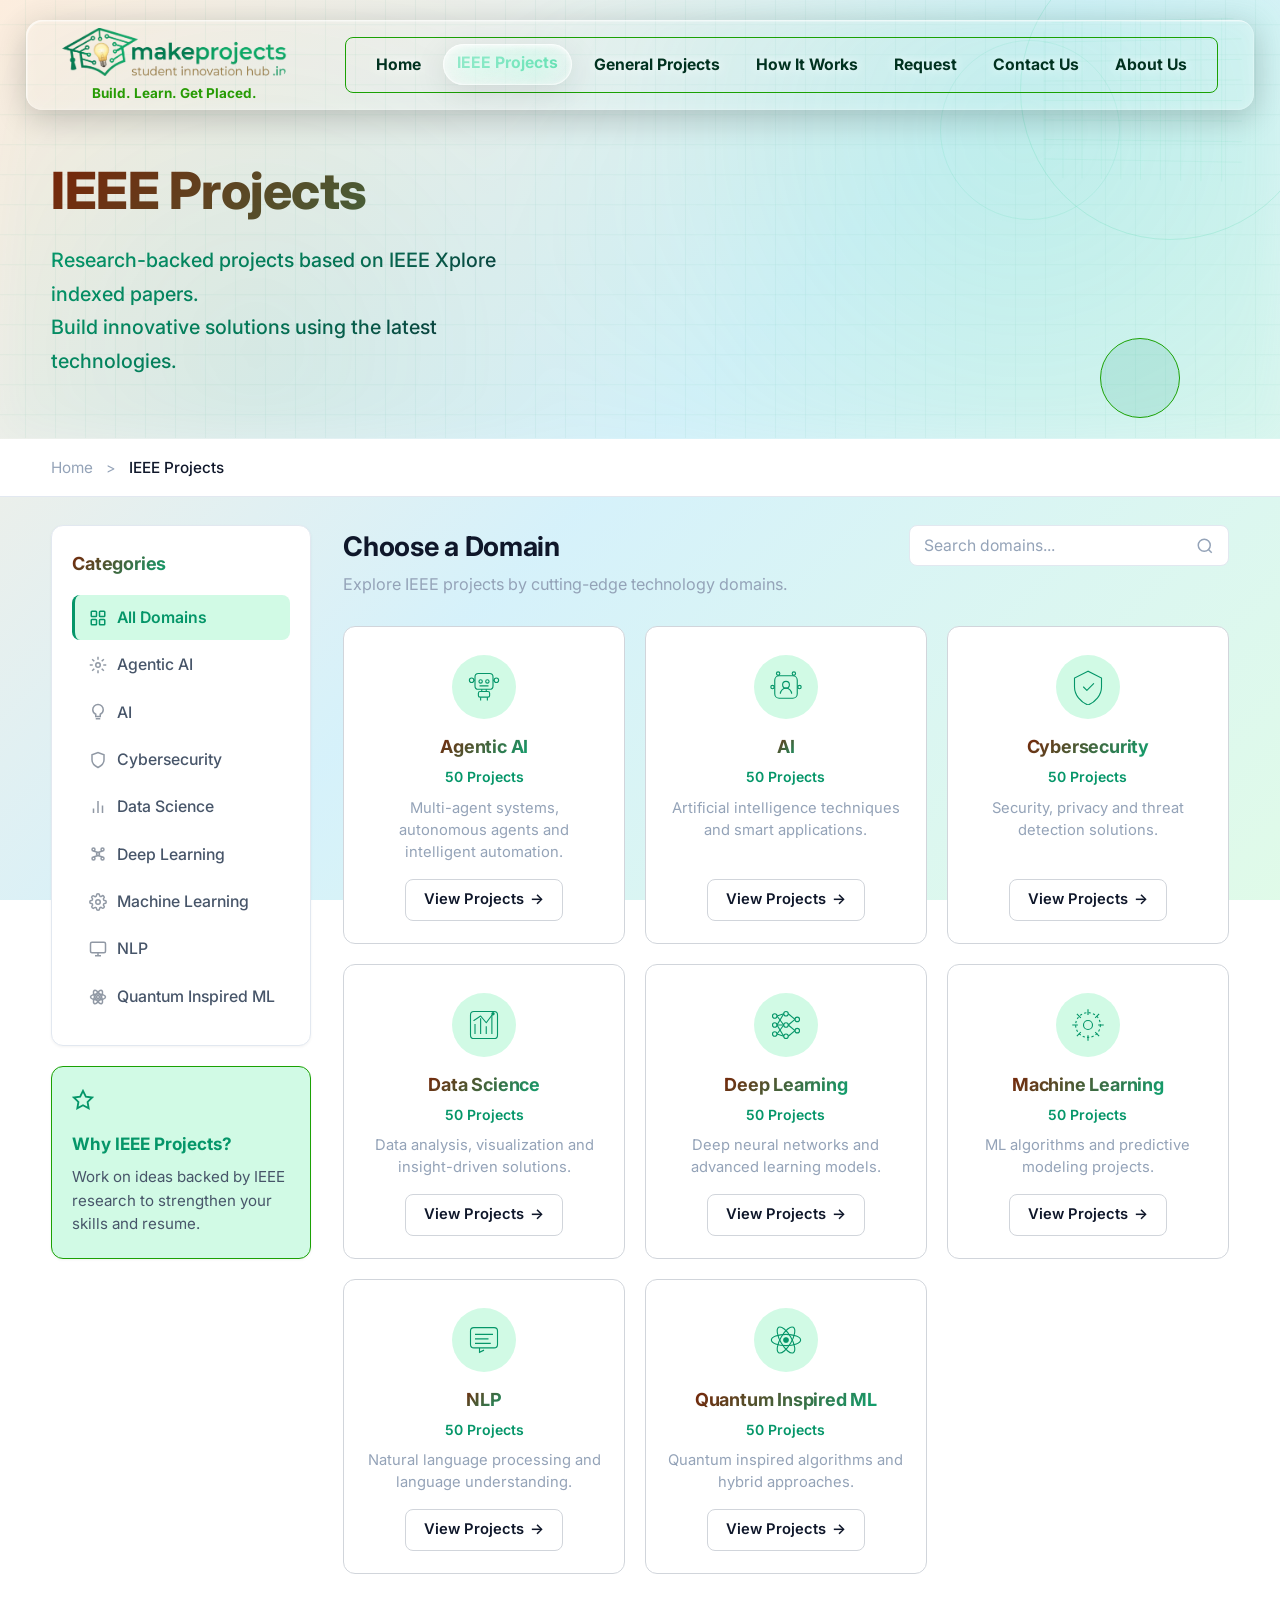
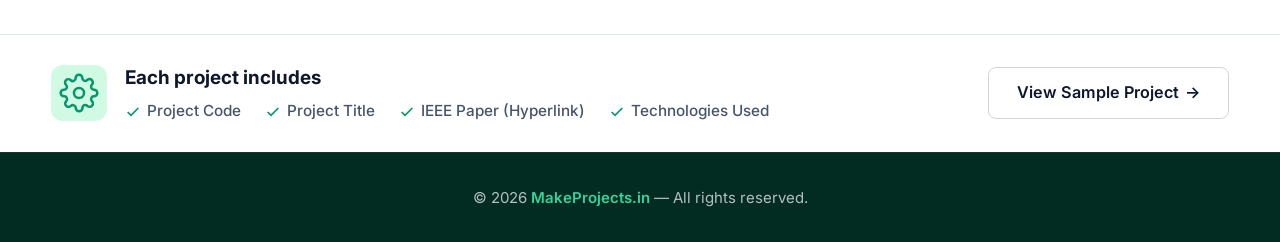
<file: Tabs/IEEE_Tab/IEEE_Projects.html>
<!DOCTYPE html>
<html lang="en">

<head>
    <meta charset="UTF-8">
    <meta name="viewport" content="width=device-width, initial-scale=1.0">
    <meta name="description" content="Browse 50+ IEEE research-backed projects across AI, Machine Learning, Deep Learning, Cybersecurity, Data Science & NLP. Ideal for B.Tech and M.Tech final year students.">
    <title>IEEE Projects for B.Tech &amp; M.Tech Students | MakeProjects.in</title>
    <link rel="canonical" href="https://makeprojects.in/Tabs/IEEE_Tab/IEEE_Projects.html" />

    <!-- Open Graph -->
    <meta property="og:title" content="IEEE Projects for B.Tech & M.Tech Students | MakeProjects.in" />
    <meta property="og:description" content="Browse 50+ IEEE research-backed projects across AI, ML, Deep Learning, Cybersecurity & more." />
    <meta property="og:url" content="https://makeprojects.in/Tabs/IEEE_Tab/IEEE_Projects.html" />
    <meta property="og:type" content="website" />
    <meta property="og:site_name" content="MakeProjects.in" />
    <meta property="og:image" content="https://makeprojects.in/Src/img/main_logo.png" />

    <!-- Twitter Card -->
    <meta name="twitter:card" content="summary" />
    <meta name="twitter:title" content="IEEE Projects for B.Tech & M.Tech Students | MakeProjects.in" />
    <meta name="twitter:description" content="Browse 50+ IEEE research-backed projects across AI, ML, Deep Learning, Cybersecurity & more." />

    <link rel="preconnect" href="https://fonts.googleapis.com">
    <link rel="preconnect" href="https://fonts.gstatic.com" crossorigin>
    <link href="https://fonts.googleapis.com/css2?family=Inter:wght@400;500;600;700;800&display=swap" rel="stylesheet">
    <link rel="stylesheet" href="IEEE_Style.css?v=9">

    <!-- Structured Data: BreadcrumbList -->
    <script type="application/ld+json">
    {
      "@context": "https://schema.org",
      "@type": "BreadcrumbList",
      "itemListElement": [
        { "@type": "ListItem", "position": 1, "name": "Home", "item": "https://makeprojects.in/" },
        { "@type": "ListItem", "position": 2, "name": "IEEE Projects", "item": "https://makeprojects.in/Tabs/IEEE_Tab/IEEE_Projects.html" }
      ]
    }
    </script>
<link rel="icon" type="image/png" href="../../Src/icons/web_icon_main.png">
</head>

<body>

    <!-- ===== NAVBAR ===== -->
    <header id="site-header" class="site-header">
        <div class="nav-container">
            <a href="/" class="logo-link">
                <div class="logo-icon">
                    <img src="../../Src/icons/Heading_icon.png" alt="MakeProjects Logo" style="height: 48px; width: auto; border-radius: 8px; object-fit: cover;">
                </div>
                <div class="logo-text">
                    <span class="logo-tagline">Build. Learn. Get Placed.</span>
                </div>
            </a>
            <button id="mobile-menu-btn" class="mobile-menu-btn" aria-label="Toggle navigation">
                <svg width="24" height="24" viewBox="0 0 24 24" fill="none" stroke="currentColor" stroke-width="2">
                    <line x1="3" y1="12" x2="21" y2="12"></line>
                    <line x1="3" y1="6" x2="21" y2="6"></line>
                    <line x1="3" y1="18" x2="21" y2="18"></line>
                </svg>
            </button>
            <nav id="main-nav" class="main-nav">
                <ul>
                    <li><a href="/">Home</a></li>
                    <li><a href="#" class="nav-active">IEEE Projects</a></li>
                    <li><a href="../General_Tab/General_projects.html">General Projects</a></li>
                    <li><a href="../How_it_works/how_it_works.html">How It Works</a></li>
                    <li><a href="../Request/Request.html">Request</a></li>
                    <li><a href="../Contact_US/Contact.html">Contact Us</a></li>
                    <li><a href="../About/About.html">About Us</a></li>
                </ul>
            </nav>

        </div>
    </header>

    <!-- ===== HERO BANNER ===== -->
    <section id="hero-banner" class="hero-banner">
        <div class="hero-bg-pattern"></div>
        <div class="hero-content">
            <h1>IEEE Projects</h1>
            <p>Research-backed projects based on IEEE Xplore indexed papers.<br>Build innovative solutions using the
                latest technologies.</p>
        </div>
        <!-- Decorative floating elements -->
        <div class="hero-decoration">
            <div class="deco-circle deco-circle-1"></div>
            <div class="deco-circle deco-circle-2"></div>
            <div class="deco-circle deco-circle-3"></div>
            <div class="deco-grid"></div>
        </div>
    </section>

    <!-- ===== BREADCRUMB ===== -->
    <div class="breadcrumb-bar">
        <div class="page-container">
            <nav aria-label="Breadcrumb">
                <span><a href="/">Home</a></span>
                <span class="breadcrumb-sep">&gt;</span>
                <span class="breadcrumb-current">IEEE Projects</span>
            </nav>
        </div>
    </div>

    <!-- ===== MAIN LAYOUT ===== -->
    <div class="page-container page-layout">

        <!-- Sidebar -->
        <aside id="sidebar" class="sidebar">
            <div class="sidebar-categories">
                <div class="sidebar-header">
                    <h2 class="sidebar-title">Categories</h2>
                    <button id="mobile-category-toggle" class="mobile-category-btn" aria-label="Toggle Categories">
                        <svg width="20" height="20" viewBox="0 0 24 24" fill="none" stroke="currentColor" stroke-width="2">
                            <polyline points="6 9 12 15 18 9"></polyline>
                        </svg>
                    </button>
                </div>
                <ul id="category-list" class="category-list">
                    <li class="active" data-category="all">
                        <svg width="18" height="18" viewBox="0 0 24 24" fill="none" stroke="currentColor"
                            stroke-width="2">
                            <rect x="3" y="3" width="7" height="7" rx="1" />
                            <rect x="14" y="3" width="7" height="7" rx="1" />
                            <rect x="3" y="14" width="7" height="7" rx="1" />
                            <rect x="14" y="14" width="7" height="7" rx="1" />
                        </svg>
                        All Domains
                    </li>
                    <li data-category="agentic-ai">
                        <svg width="18" height="18" viewBox="0 0 24 24" fill="none" stroke="currentColor"
                            stroke-width="2">
                            <circle cx="12" cy="12" r="3" />
                            <path
                                d="M12 1v4m0 14v4M4.22 4.22l2.83 2.83m9.9 9.9l2.83 2.83M1 12h4m14 0h4M4.22 19.78l2.83-2.83m9.9-9.9l2.83-2.83" />
                        </svg>
                        Agentic AI
                    </li>
                    <li data-category="ai">
                        <svg width="18" height="18" viewBox="0 0 24 24" fill="none" stroke="currentColor"
                            stroke-width="2">
                            <path d="M12 2a7 7 0 017 7c0 3-2 5-4 6v3H9v-3c-2-1-4-3-4-6a7 7 0 017-7z" />
                            <line x1="9" y1="21" x2="15" y2="21" />
                        </svg>
                        AI
                    </li>
                    <li data-category="cybersecurity">
                        <svg width="18" height="18" viewBox="0 0 24 24" fill="none" stroke="currentColor"
                            stroke-width="2">
                            <path d="M12 22s8-4 8-10V5l-8-3-8 3v7c0 6 8 10 8 10z" />
                        </svg>
                        Cybersecurity
                    </li>
                    <li data-category="data-science">
                        <svg width="18" height="18" viewBox="0 0 24 24" fill="none" stroke="currentColor"
                            stroke-width="2">
                            <line x1="18" y1="20" x2="18" y2="10" />
                            <line x1="12" y1="20" x2="12" y2="4" />
                            <line x1="6" y1="20" x2="6" y2="14" />
                        </svg>
                        Data Science
                    </li>
                    <li data-category="deep-learning">
                        <svg width="18" height="18" viewBox="0 0 24 24" fill="none" stroke="currentColor"
                            stroke-width="2">
                            <circle cx="6" cy="6" r="2" />
                            <circle cx="18" cy="6" r="2" />
                            <circle cx="6" cy="18" r="2" />
                            <circle cx="18" cy="18" r="2" />
                            <circle cx="12" cy="12" r="2" />
                            <line x1="6" y1="8" x2="12" y2="10" />
                            <line x1="18" y1="8" x2="12" y2="10" />
                            <line x1="12" y1="14" x2="6" y2="16" />
                            <line x1="12" y1="14" x2="18" y2="16" />
                        </svg>
                        Deep Learning
                    </li>
                    <li data-category="machine-learning">
                        <svg width="18" height="18" viewBox="0 0 24 24" fill="none" stroke="currentColor"
                            stroke-width="2">
                            <circle cx="12" cy="12" r="3" />
                            <path
                                d="M19.4 15a1.65 1.65 0 00.33 1.82l.06.06a2 2 0 01-2.83 2.83l-.06-.06a1.65 1.65 0 00-1.82-.33 1.65 1.65 0 00-1 1.51V21a2 2 0 01-4 0v-.09A1.65 1.65 0 009 19.4a1.65 1.65 0 00-1.82.33l-.06.06a2 2 0 01-2.83-2.83l.06-.06A1.65 1.65 0 004.68 15a1.65 1.65 0 00-1.51-1H3a2 2 0 010-4h.09A1.65 1.65 0 004.6 9a1.65 1.65 0 00-.33-1.82l-.06-.06a2 2 0 012.83-2.83l.06.06A1.65 1.65 0 009 4.68a1.65 1.65 0 001-1.51V3a2 2 0 014 0v.09a1.65 1.65 0 001 1.51 1.65 1.65 0 001.82-.33l.06-.06a2 2 0 012.83 2.83l-.06.06A1.65 1.65 0 0019.4 9a1.65 1.65 0 001.51 1H21a2 2 0 010 4h-.09a1.65 1.65 0 00-1.51 1z" />
                        </svg>
                        Machine Learning
                    </li>
                    <li data-category="nlp">
                        <svg width="18" height="18" viewBox="0 0 24 24" fill="none" stroke="currentColor"
                            stroke-width="2">
                            <rect x="2" y="3" width="20" height="14" rx="2" />
                            <line x1="8" y1="21" x2="16" y2="21" />
                            <line x1="12" y1="17" x2="12" y2="21" />
                        </svg>
                        NLP
                    </li>
                    <li data-category="quantum-ml">
                        <svg width="18" height="18" viewBox="0 0 24 24" fill="none" stroke="currentColor"
                            stroke-width="2">
                            <circle cx="12" cy="12" r="2" />
                            <ellipse cx="12" cy="12" rx="10" ry="4" />
                            <ellipse cx="12" cy="12" rx="10" ry="4" transform="rotate(60 12 12)" />
                            <ellipse cx="12" cy="12" rx="10" ry="4" transform="rotate(120 12 12)" />
                        </svg>
                        Quantum Inspired ML
                    </li>
                </ul>
            </div>

            <div class="sidebar-info-card">
                <div class="info-card-icon">
                    <svg width="22" height="22" viewBox="0 0 24 24" fill="none" stroke="currentColor" stroke-width="2">
                        <polygon
                            points="12 2 15.09 8.26 22 9.27 17 14.14 18.18 21.02 12 17.77 5.82 21.02 7 14.14 2 9.27 8.91 8.26 12 2" />
                    </svg>
                </div>
                <h3>Why IEEE Projects?</h3>
                <p>Work on ideas backed by IEEE research to strengthen your skills and resume.</p>
            </div>
        </aside>

        <!-- Main Content -->
        <main class="main-content">
            <div class="domain-header">
                <div class="domain-header-text">
                    <h2>Choose a Domain</h2>
                    <p>Explore IEEE projects by cutting-edge technology domains.</p>
                </div>
                <div id="search-bar" class="search-bar">
                    <input type="text" id="search-input" placeholder="Search domains..." aria-label="Search domains">
                    <button id="search-btn" class="search-icon-btn" aria-label="Search">
                        <svg width="18" height="18" viewBox="0 0 24 24" fill="none" stroke="currentColor"
                            stroke-width="2">
                            <circle cx="11" cy="11" r="8" />
                            <line x1="21" y1="21" x2="16.65" y2="16.65" />
                        </svg>
                    </button>
                </div>
            </div>

            <div id="domain-grid" class="domain-grid">
                <!-- Agentic AI -->
                <div class="domain-card" data-category="agentic-ai">
                    <div class="card-icon">
                        <svg viewBox="0 0 64 64" fill="none" stroke="currentColor" stroke-width="2">
                            <rect x="16" y="8" width="32" height="28" rx="6" />
                            <circle cx="26" cy="22" r="3" />
                            <circle cx="38" cy="22" r="3" />
                            <path d="M24 30h16" />
                            <rect x="22" y="40" width="20" height="10" rx="3" />
                            <line x1="28" y1="36" x2="28" y2="40" />
                            <line x1="36" y1="36" x2="36" y2="40" />
                            <line x1="26" y1="50" x2="26" y2="56" />
                            <line x1="38" y1="50" x2="38" y2="56" />
                            <circle cx="10" cy="20" r="4" />
                            <line x1="14" y1="20" x2="16" y2="20" />
                            <circle cx="54" cy="20" r="4" />
                            <line x1="48" y1="20" x2="50" y2="20" />
                        </svg>
                    </div>
                    <h3>Agentic AI</h3>
                    <span class="project-count">50 Projects</span>
                    <p class="card-desc">Multi-agent systems, autonomous agents and intelligent automation.</p>
                    <a href="../../Templates/project-list/Project_display.html?domain=Agentic%20AI" class="view-projects-btn">View Projects <span>&rarr;</span></a>
                </div>

                <!-- AI -->
                <div class="domain-card" data-category="ai">
                    <div class="card-icon">
                        <svg viewBox="0 0 64 64" fill="none" stroke="currentColor" stroke-width="2">
                            <rect x="12" y="12" width="40" height="40" rx="8" />
                            <circle cx="32" cy="28" r="6" />
                            <path d="M22 44c0-5.5 4.5-10 10-10s10 4.5 10 10" />
                            <circle cx="18" cy="8" r="3" />
                            <line x1="18" y1="11" x2="18" y2="12" />
                            <circle cx="46" cy="8" r="3" />
                            <line x1="46" y1="11" x2="46" y2="12" />
                            <circle cx="8" cy="32" r="3" />
                            <line x1="11" y1="32" x2="12" y2="32" />
                            <circle cx="56" cy="32" r="3" />
                            <line x1="52" y1="32" x2="53" y2="32" />
                        </svg>
                    </div>
                    <h3>AI</h3>
                    <span class="project-count">50 Projects</span>
                    <p class="card-desc">Artificial intelligence techniques and smart applications.</p>
                    <a href="../../Templates/project-list/Project_display.html?domain=AI" class="view-projects-btn">View Projects <span>&rarr;</span></a>
                </div>

                <!-- Cybersecurity -->
                <div class="domain-card" data-category="cybersecurity">
                    <div class="card-icon">
                        <svg viewBox="0 0 64 64" fill="none" stroke="currentColor" stroke-width="2">
                            <path d="M32 4L8 16v16c0 14 10.7 27 24 32 13.3-5 24-18 24-32V16L32 4z" />
                            <path d="M24 32l6 6 12-12" stroke-linecap="round" stroke-linejoin="round" />
                        </svg>
                    </div>
                    <h3>Cybersecurity</h3>
                    <span class="project-count">50 Projects</span>
                    <p class="card-desc">Security, privacy and threat detection solutions.</p>
                    <a href="../../Templates/project-list/Project_display.html?domain=Cybersecurity" class="view-projects-btn">View Projects <span>&rarr;</span></a>
                </div>

                <!-- Data Science -->
                <div class="domain-card" data-category="data-science">
                    <div class="card-icon">
                        <svg viewBox="0 0 64 64" fill="none" stroke="currentColor" stroke-width="2">
                            <rect x="8" y="8" width="48" height="48" rx="6" />
                            <line x1="16" y1="48" x2="16" y2="30" />
                            <line x1="26" y1="48" x2="26" y2="20" />
                            <line x1="36" y1="48" x2="36" y2="34" />
                            <line x1="46" y1="48" x2="46" y2="14" />
                            <polyline points="14,24 26,16 36,28 48,12" stroke-linecap="round" stroke-linejoin="round" />
                            <circle cx="48" cy="12" r="2" fill="currentColor" />
                        </svg>
                    </div>
                    <h3>Data Science</h3>
                    <span class="project-count">50 Projects</span>
                    <p class="card-desc">Data analysis, visualization and insight-driven solutions.</p>
                    <a href="../../Templates/project-list/Project_display.html?domain=Data%20Science" class="view-projects-btn">View Projects <span>&rarr;</span></a>
                </div>

                <!-- Deep Learning -->
                <div class="domain-card" data-category="deep-learning">
                    <div class="card-icon">
                        <svg viewBox="0 0 64 64" fill="none" stroke="currentColor" stroke-width="2">
                            <circle cx="12" cy="16" r="4" />
                            <circle cx="12" cy="32" r="4" />
                            <circle cx="12" cy="48" r="4" />
                            <circle cx="32" cy="12" r="4" />
                            <circle cx="32" cy="32" r="4" />
                            <circle cx="32" cy="52" r="4" />
                            <circle cx="52" cy="22" r="4" />
                            <circle cx="52" cy="42" r="4" />
                            <line x1="16" y1="16" x2="28" y2="12" />
                            <line x1="16" y1="16" x2="28" y2="32" />
                            <line x1="16" y1="32" x2="28" y2="12" />
                            <line x1="16" y1="32" x2="28" y2="32" />
                            <line x1="16" y1="32" x2="28" y2="52" />
                            <line x1="16" y1="48" x2="28" y2="32" />
                            <line x1="16" y1="48" x2="28" y2="52" />
                            <line x1="36" y1="12" x2="48" y2="22" />
                            <line x1="36" y1="32" x2="48" y2="22" />
                            <line x1="36" y1="32" x2="48" y2="42" />
                            <line x1="36" y1="52" x2="48" y2="42" />
                        </svg>
                    </div>
                    <h3>Deep Learning</h3>
                    <span class="project-count">50 Projects</span>
                    <p class="card-desc">Deep neural networks and advanced learning models.</p>
                    <a href="../../Templates/project-list/Project_display.html?domain=Deep%20Learning" class="view-projects-btn">View Projects <span>&rarr;</span></a>
                </div>

                <!-- Machine Learning -->
                <div class="domain-card" data-category="machine-learning">
                    <div class="card-icon">
                        <svg viewBox="0 0 64 64" fill="none" stroke="currentColor" stroke-width="2">
                            <circle cx="32" cy="32" r="8" />
                            <path d="M32 4v10M32 50v10M4 32h10M50 32h10" />
                            <path d="M12.2 12.2l7 7M44.8 44.8l7 7M12.2 51.8l7-7M44.8 19.2l7-7" />
                            <circle cx="32" cy="32" r="22" stroke-dasharray="4 4" />
                        </svg>
                    </div>
                    <h3>Machine Learning</h3>
                    <span class="project-count">50 Projects</span>
                    <p class="card-desc">ML algorithms and predictive modeling projects.</p>
                    <a href="../../Templates/project-list/Project_display.html?domain=Machine%20Learning" class="view-projects-btn">View Projects <span>&rarr;</span></a>
                </div>

                <!-- NLP -->
                <div class="domain-card" data-category="nlp">
                    <div class="card-icon">
                        <svg viewBox="0 0 64 64" fill="none" stroke="currentColor" stroke-width="2">
                            <rect x="8" y="10" width="48" height="36" rx="6" />
                            <line x1="16" y1="22" x2="48" y2="22" />
                            <line x1="16" y1="30" x2="40" y2="30" />
                            <line x1="16" y1="38" x2="44" y2="38" />
                            <path d="M24 46v8l8-4" />
                        </svg>
                    </div>
                    <h3>NLP</h3>
                    <span class="project-count">50 Projects</span>
                    <p class="card-desc">Natural language processing and language understanding.</p>
                    <a href="../../Templates/project-list/Project_display.html?domain=NLP" class="view-projects-btn">View Projects <span>&rarr;</span></a>
                </div>

                <!-- Quantum Inspired ML -->
                <div class="domain-card" data-category="quantum-ml">
                    <div class="card-icon">
                        <svg viewBox="0 0 64 64" fill="none" stroke="currentColor" stroke-width="2">
                            <circle cx="32" cy="32" r="4" fill="currentColor" />
                            <ellipse cx="32" cy="32" rx="26" ry="10" />
                            <ellipse cx="32" cy="32" rx="26" ry="10" transform="rotate(60 32 32)" />
                            <ellipse cx="32" cy="32" rx="26" ry="10" transform="rotate(120 32 32)" />
                            <circle cx="32" cy="32" r="3" />
                        </svg>
                    </div>
                    <h3>Quantum Inspired ML</h3>
                    <span class="project-count">50 Projects</span>
                    <p class="card-desc">Quantum inspired algorithms and hybrid approaches.</p>
                    <a href="../../Templates/project-list/Project_display.html?domain=Quantum%20Inspired%20ML" class="view-projects-btn">View Projects <span>&rarr;</span></a>
                </div>
            </div>
        </main>
    </div>

    <!-- ===== FOOTER INFO BAR ===== -->
    <section id="footer-info" class="footer-info">
        <div class="page-container footer-info-inner">
            <div class="footer-info-left">
                <div class="footer-info-icon">
                    <svg width="40" height="40" viewBox="0 0 24 24" fill="none" stroke="currentColor"
                        stroke-width="1.5">
                        <circle cx="12" cy="12" r="3" />
                        <path
                            d="M19.4 15a1.65 1.65 0 00.33 1.82l.06.06a2 2 0 01-2.83 2.83l-.06-.06a1.65 1.65 0 00-1.82-.33 1.65 1.65 0 00-1 1.51V21a2 2 0 01-4 0v-.09A1.65 1.65 0 009 19.4a1.65 1.65 0 00-1.82.33l-.06.06a2 2 0 01-2.83-2.83l.06-.06A1.65 1.65 0 004.68 15a1.65 1.65 0 00-1.51-1H3a2 2 0 010-4h.09A1.65 1.65 0 004.6 9a1.65 1.65 0 00-.33-1.82l-.06-.06a2 2 0 012.83-2.83l.06.06A1.65 1.65 0 009 4.68a1.65 1.65 0 001-1.51V3a2 2 0 014 0v.09a1.65 1.65 0 001 1.51 1.65 1.65 0 001.82-.33l.06-.06a2 2 0 012.83 2.83l-.06.06A1.65 1.65 0 0019.4 9a1.65 1.65 0 001.51 1H21a2 2 0 010 4h-.09a1.65 1.65 0 00-1.51 1z" />
                    </svg>
                </div>
                <div class="footer-info-text">
                    <h3>Each project includes</h3>
                    <ul class="includes-list">
                        <li>
                            <svg width="16" height="16" viewBox="0 0 24 24" fill="none" stroke="currentColor"
                                stroke-width="2.5">
                                <polyline points="20 6 9 17 4 12" />
                            </svg>
                            Project Code
                        </li>
                        <li>
                            <svg width="16" height="16" viewBox="0 0 24 24" fill="none" stroke="currentColor"
                                stroke-width="2.5">
                                <polyline points="20 6 9 17 4 12" />
                            </svg>
                            Project Title
                        </li>
                        <li>
                            <svg width="16" height="16" viewBox="0 0 24 24" fill="none" stroke="currentColor"
                                stroke-width="2.5">
                                <polyline points="20 6 9 17 4 12" />
                            </svg>
                            IEEE Paper (Hyperlink)
                        </li>
                        <li>
                            <svg width="16" height="16" viewBox="0 0 24 24" fill="none" stroke="currentColor"
                                stroke-width="2.5">
                                <polyline points="20 6 9 17 4 12" />
                            </svg>
                            Technologies Used
                        </li>
                    </ul>
                </div>
            </div>
            <a href="#" id="btn-sample-project" class="btn btn-outline-dark">View Sample Project <span>&rarr;</span></a>
        </div>
    </section>
    <!-- ===== FOOTER ===== -->
    <footer class="site-footer" style="background: var(--bg-dark, #09090b); color: rgba(255,255,255,0.7); padding: 30px 0; text-align: center; border-top: 1px solid rgba(255,255,255,0.05); margin-top: auto;">
        <div class="page-container">
            <small>&copy; <span class="year">2026</span> <a href="https://makeprojects.in/" target="_blank" style="color: var(--primary-light, #a855f7); text-decoration: none; font-weight: 600;">MakeProjects.in</a> — All rights reserved.</small>
        </div>
    </footer>

    <script src="IEEE_Script.js?v=2"></script>

<svg width="0" height="0" style="position: absolute" aria-hidden="true">
  <filter id="lg-filter" x="0" y="0" width="100%" height="100%" color-interpolation-filters="sRGB">
    <feImage x="0" y="0" width="100%" height="100%" preserveAspectRatio="none" href="data:image/svg+xml;utf8,%3Csvg%20xmlns%3D%22http%3A%2F%2Fwww.w3.org%2F2000%2Fsvg%22%20width%3D%22100%25%22%20height%3D%22100%25%22%20viewBox%3D%220%200%20420%20280%22%20preserveAspectRatio%3D%22none%22%3E%3Cdefs%3E%3ClinearGradient%20id%3D%22Y%22%20x1%3D%220%22%20x2%3D%220%22%20y1%3D%224%25%22%20y2%3D%2296%25%22%3E%3Cstop%20offset%3D%220%25%22%20stop-color%3D%22%230F0%22%2F%3E%3Cstop%20offset%3D%22100%25%22%20stop-color%3D%22%23000%22%2F%3E%3C%2FlinearGradient%3E%3ClinearGradient%20id%3D%22X%22%20x1%3D%223%25%22%20x2%3D%2297%25%22%20y1%3D%220%22%20y2%3D%220%22%3E%3Cstop%20offset%3D%220%25%22%20stop-color%3D%22%23F00%22%2F%3E%3Cstop%20offset%3D%22100%25%22%20stop-color%3D%22%23000%22%2F%3E%3C%2FlinearGradient%3E%3C%2Fdefs%3E%3Crect%20width%3D%22100%25%22%20height%3D%22100%25%22%20fill%3D%22%23808080%22%2F%3E%3Cg%20filter%3D%22blur(2px)%22%3E%3Crect%20width%3D%22100%25%22%20height%3D%22100%25%22%20fill%3D%22%23000080%22%2F%3E%3Crect%20width%3D%22100%25%22%20height%3D%22100%25%22%20fill%3D%22url(%23Y)%22%20style%3D%22mix-blend-mode%3Ascreen%22%2F%3E%3Crect%20width%3D%22100%25%22%20height%3D%22100%25%22%20fill%3D%22url(%23X)%22%20style%3D%22mix-blend-mode%3Ascreen%22%2F%3E%3Crect%20x%3D%222%25%22%20y%3D%222%25%22%20width%3D%2296%25%22%20height%3D%2296%25%22%20rx%3D%2250%22%20ry%3D%2250%22%20fill%3D%22%23808080%22%20filter%3D%22blur(7px)%22%2F%3E%3C%2Fg%3E%3C%2Fsvg%3E" result="displacementMap" />
    <feDisplacementMap in="SourceGraphic" in2="displacementMap" scale="219" xChannelSelector="R" yChannelSelector="G" />
    <feColorMatrix type="matrix" result="displacedR" values="1 0 0 0 0  0 0 0 0 0  0 0 0 0 0  0 0 0 1 0" />
    <feDisplacementMap in="SourceGraphic" in2="displacementMap" scale="217" xChannelSelector="R" yChannelSelector="G" />
    <feColorMatrix type="matrix" result="displacedG" values="0 0 0 0 0  0 1 0 0 0  0 0 0 0 0  0 0 0 1 0" />
    <feDisplacementMap in="SourceGraphic" in2="displacementMap" scale="215" xChannelSelector="R" yChannelSelector="G" />
    <feColorMatrix type="matrix" result="displacedB" values="0 0 0 0 0  0 0 0 0 0  0 0 1 0 0  0 0 0 1 0" />
    <feBlend in="displacedR" in2="displacedG" mode="screen" result="rg" />
    <feBlend in="rg" in2="displacedB" mode="screen" />
  </filter>
</svg>

</body>

</html>
</file>
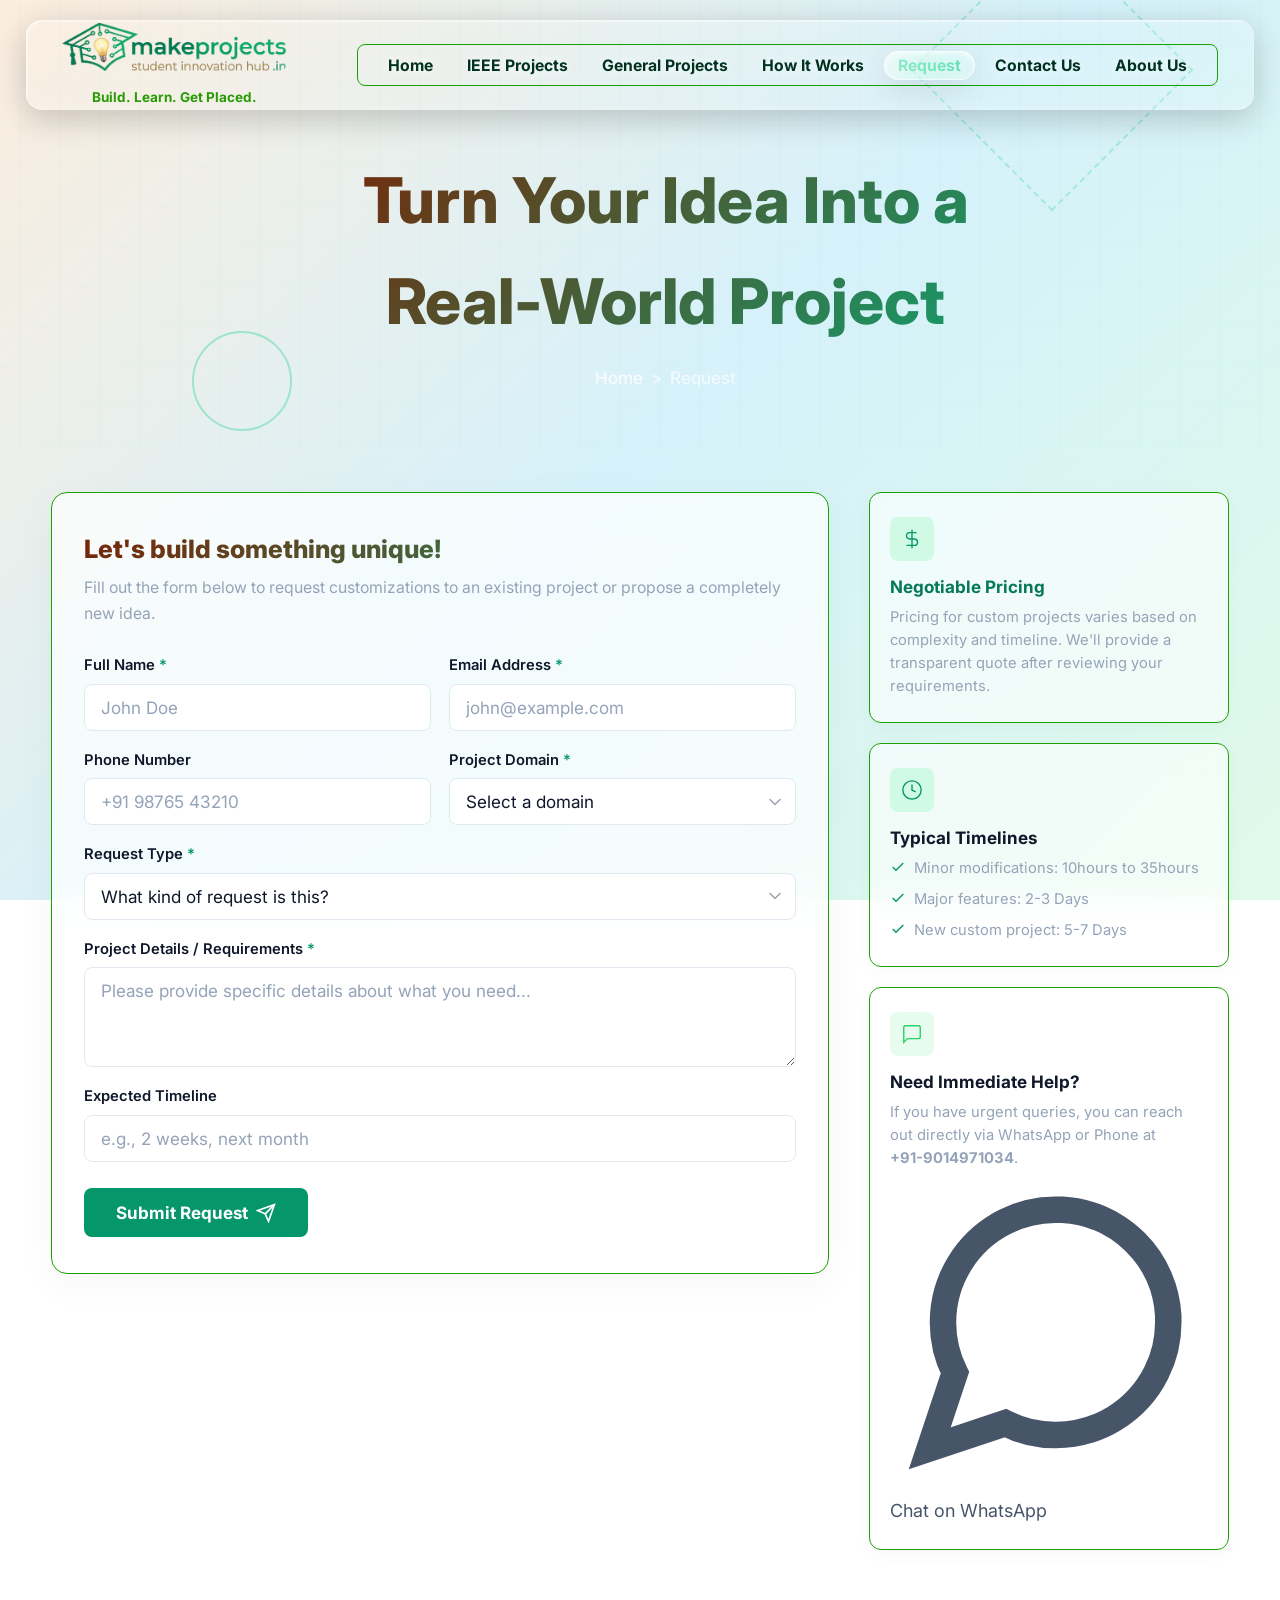
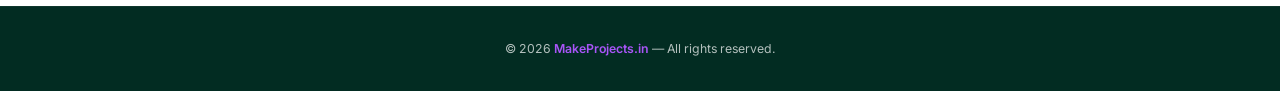
<file: Tabs/Request/Request.html>
<!DOCTYPE html>
<html lang="en">

<head>
    <meta charset="UTF-8">
    <meta name="viewport" content="width=device-width, initial-scale=1.0">
    <meta name="description" content="Request a custom project or customize an existing IEEE or general project from MakeProjects.in. Tailored for B.Tech and M.Tech final year students.">
    <title>Request a Custom Project | MakeProjects.in</title>
    <link rel="canonical" href="https://makeprojects.in/Tabs/Request/Request.html" />

    <!-- Open Graph -->
    <meta property="og:title" content="Request a Custom Project | MakeProjects.in" />
    <meta property="og:description" content="Request a custom project or customize an existing project. Tailored for engineering students." />
    <meta property="og:url" content="https://makeprojects.in/Tabs/Request/Request.html" />
    <meta property="og:type" content="website" />
    <meta property="og:site_name" content="MakeProjects.in" />
    <meta property="og:image" content="https://makeprojects.in/Src/img/main_logo.png" />

    <!-- Twitter Card -->
    <meta name="twitter:card" content="summary" />
    <meta name="twitter:title" content="Request a Custom Project | MakeProjects.in" />
    <meta name="twitter:description" content="Request a custom project or customize an existing project." />

    <link rel="preconnect" href="https://fonts.googleapis.com">
    <link rel="preconnect" href="https://fonts.gstatic.com" crossorigin>
    <link href="https://fonts.googleapis.com/css2?family=Inter:wght@400;500;600;700;800&display=swap" rel="stylesheet">
    <link rel="stylesheet" href="Request.css?v=8">

    <!-- Structured Data: BreadcrumbList -->
    <script type="application/ld+json">
    {
      "@context": "https://schema.org",
      "@type": "BreadcrumbList",
      "itemListElement": [
        { "@type": "ListItem", "position": 1, "name": "Home", "item": "https://makeprojects.in/" },
        { "@type": "ListItem", "position": 2, "name": "Request a Project", "item": "https://makeprojects.in/Tabs/Request/Request.html" }
      ]
    }
    </script>
<link rel="icon" type="image/png" href="../../Src/icons/web_icon_main.png">
</head>

<body>

    <!-- ===== NAVBAR ===== -->
    <header id="site-header" class="site-header">
        <div class="nav-container">
            <a href="/" class="logo-link">
                <div class="logo-icon">
                    <img src="../../Src/icons/Heading_icon.png" alt="MakeProjects Logo" style="height: 48px; width: auto; border-radius: 8px; object-fit: cover;">
                </div>
                <div class="logo-text">
                    <span class="logo-tagline">Build. Learn. Get Placed.</span>
                </div>
            </a>
            <button id="mobile-menu-btn" class="mobile-menu-btn" aria-label="Toggle navigation">
                <svg width="24" height="24" viewBox="0 0 24 24" fill="none" stroke="currentColor" stroke-width="2">
                    <line x1="3" y1="12" x2="21" y2="12"></line>
                    <line x1="3" y1="6" x2="21" y2="6"></line>
                    <line x1="3" y1="18" x2="21" y2="18"></line>
                </svg>
            </button>
            <nav id="main-nav" class="main-nav">
                <ul>
                    <li><a href="/">Home</a></li>
                    <li><a href="../IEEE_Tab/IEEE_Projects.html">IEEE Projects</a></li>
                    <li><a href="../General_Tab/General_projects.html">General Projects</a></li>
                    <li><a href="../How_it_works/how_it_works.html">How It Works</a></li>
                    <li><a href="#" class="nav-active">Request</a></li>
                    <li><a href="../Contact_US/Contact.html">Contact Us</a></li>
                    <li><a href="../About/About.html">About Us</a></li>
                </ul>
            </nav>
        </div>
    </header>

    <!-- ===== HERO BANNER ===== -->
    <section class="hero-banner">
        <div class="hero-bg"></div>
        <div class="hero-content">
            <h1>Turn Your Idea Into a Real-World Project</h1>
            <div class="hero-breadcrumb">
                <a href="/">Home</a>
                <span>&gt;</span>
                <span>Request</span>
            </div>
        </div>
        <div class="hero-deco">
            <div class="shape"></div>
            <div class="shape"></div>
        </div>
    </section>

    <!-- ===== MAIN CONTENT ===== -->
    <main class="page-container request-layout">

        <!-- Form Section -->
        <section class="form-section">
            <h2>Let's build something unique!</h2>
            <p>Fill out the form below to request customizations to an existing project or propose a completely new
                idea.</p>

            <form id="request-form">
                <div class="form-grid">
                    <div class="form-group">
                        <label for="name">Full Name <span class="required">*</span></label>
                        <input type="text" id="name" required placeholder="John Doe">
                    </div>
                    <div class="form-group">
                        <label for="email">Email Address <span class="required">*</span></label>
                        <input type="email" id="email" required placeholder="john@example.com">
                    </div>
                    <div class="form-group">
                        <label for="phone">Phone Number</label>
                        <input type="tel" id="phone" placeholder="+91 98765 43210">
                    </div>
                    <div class="form-group">
                        <label for="domain">Project Domain <span class="required">*</span></label>
                        <select id="domain" required>
                            <option value="" disabled selected>Select a domain</option>
                            <option value="ai">Artificial Intelligence</option>
                            <option value="ml">Machine Learning</option>
                            <option value="dl">Deep Learning</option>
                            <option value="cv">Computer Vision</option>
                            <option value="nlp">Natural Language Processing</option>
                            <option value="cybersecurity">Cybersecurity</option>
                            <option value="data-science">Data Science</option>
                            <option value="web-dev">Web Development</option>
                            <option value="other">Other</option>
                        </select>
                    </div>
                    <div class="form-group full-width">
                        <label for="request-type">Request Type <span class="required">*</span></label>
                        <select id="request-type" required>
                            <option value="" disabled selected>What kind of request is this?</option>
                            <option value="customize-existing">Customize an existing MakeProjects project</option>
                            <option value="new-idea">I have a new project idea</option>
                            <option value="guidance">I need guidance on selecting a project</option>
                        </select>
                    </div>
                    <div class="form-group full-width">
                        <label for="details">Project Details / Requirements <span class="required">*</span></label>
                        <textarea id="details" required
                            placeholder="Please provide specific details about what you need..."></textarea>
                    </div>
                    <div class="form-group full-width">
                        <label for="timeline">Expected Timeline</label>
                        <input type="text" id="timeline" placeholder="e.g., 2 weeks, next month">
                    </div>

                    <button type="submit" class="submit-btn">
                        Submit Request
                        <svg width="20" height="20" viewBox="0 0 24 24" fill="none" stroke="currentColor"
                            stroke-width="2">
                            <line x1="22" y1="2" x2="11" y2="13"></line>
                            <polygon points="22 2 15 22 11 13 2 9 22 2"></polygon>
                        </svg>
                    </button>
                </div>

                <div id="success-message" class="success-msg">
                    <div class="success-icon">
                        <svg width="32" height="32" viewBox="0 0 24 24" fill="none" stroke="currentColor"
                            stroke-width="2.5">
                            <polyline points="20 6 9 17 4 12"></polyline>
                        </svg>
                    </div>
                    <h3>Request Submitted Successfully!</h3>
                    <p>Thank you for reaching out. Our team will review your requirements and get back to you within
                        5-10 hours.</p>
                </div>
            </form>
        </section>

        <!-- Sidebar Info -->
        <aside class="info-sidebar">
            <div class="info-card highlight-card">
                <div class="info-card-icon">
                    <svg viewBox="0 0 24 24" fill="none" stroke="currentColor" stroke-width="1.5">
                        <path d="M12 2v20M17 5H9.5a3.5 3.5 0 0 0 0 7h5a3.5 3.5 0 0 1 0 7H6"></path>
                    </svg>
                </div>
                <h3>Negotiable Pricing</h3>
                <p>Pricing for custom projects varies based on complexity and timeline. We'll provide a transparent
                    quote after reviewing your requirements.</p>
            </div>

            <div class="info-card">
                <div class="info-card-icon">
                    <svg viewBox="0 0 24 24" fill="none" stroke="currentColor" stroke-width="1.5">
                        <circle cx="12" cy="12" r="10"></circle>
                        <polyline points="12 6 12 12 16 14"></polyline>
                    </svg>
                </div>
                <h3>Typical Timelines</h3>
                <ul>
                    <li>
                        <svg width="16" height="16" viewBox="0 0 24 24" fill="none" stroke="currentColor"
                            stroke-width="2">
                            <polyline points="20 6 9 17 4 12"></polyline>
                        </svg>
                        Minor modifications: 10hours to 35hours
                    </li>
                    <li>
                        <svg width="16" height="16" viewBox="0 0 24 24" fill="none" stroke="currentColor"
                            stroke-width="2">
                            <polyline points="20 6 9 17 4 12"></polyline>
                        </svg>
                        Major features: 2-3 Days
                    </li>
                    <li>
                        <svg width="16" height="16" viewBox="0 0 24 24" fill="none" stroke="currentColor"
                            stroke-width="2">
                            <polyline points="20 6 9 17 4 12"></polyline>
                        </svg>
                        New custom project: 5-7 Days
                    </li>
                </ul>
            </div>

            <div class="info-card">
                <div class="info-card-icon" style="color: #25D366; background: rgba(37, 211, 102, 0.1);">
                    <svg viewBox="0 0 24 24" fill="none" stroke="currentColor" stroke-width="1.5">
                        <path d="M21 15a2 2 0 0 1-2 2H7l-4 4V5a2 2 0 0 1 2-2h14a2 2 0 0 1 2 2z"></path>
                    </svg>
                </div>
                <h3>Need Immediate Help?</h3>
                <p>If you have urgent queries, you can reach out directly via WhatsApp or Phone at
                    <br><strong>+91-9014971034</strong>.
                </p>
                <a href="https://wa.me/919014971034?text=Hello,%20I%E2%80%99m%20reaching%20out%20because%20I%E2%80%99d%20like%20to%20discuss%20something%20regarding%20the%20project.%20Please%20let%20me%20know%20when%20you%E2%80%99re%20available%20to%20talk." target="_blank" rel="noopener noreferrer" class="btn-whatsapp" id="whatsapp-btn">
                    <svg viewBox="0 0 24 24" fill="none" stroke="currentColor" stroke-width="2">
                        <path
                            d="M21 11.5a8.38 8.38 0 0 1-.9 3.8 8.5 8.5 0 0 1-7.6 4.7 8.38 8.38 0 0 1-3.8-.9L3 21l1.9-5.7a8.38 8.38 0 0 1-.9-3.8 8.5 8.5 0 0 1 4.7-7.6 8.38 8.38 0 0 1 3.8-.9h.5a8.48 8.48 0 0 1 8 8v.5z">
                        </path>
                    </svg>
                    Chat on WhatsApp
                </a>
            </div>
        </aside>
    </main>

    <!-- ===== FOOTER ===== -->
    <footer class="site-footer" style="background: var(--bg-dark, #09090b); color: rgba(255,255,255,0.7); padding: 30px 0; text-align: center; border-top: 1px solid rgba(255,255,255,0.05); margin-top: auto;">
        <div class="page-container">
            <small>&copy; <span class="year">2026</span> <a href="https://makeprojects.in/" target="_blank" style="color: var(--primary-light, #a855f7); text-decoration: none; font-weight: 600;">MakeProjects.in</a> — All rights reserved.</small>
        </div>
    </footer>

    <script src="Request.js"></script>

<svg width="0" height="0" style="position: absolute" aria-hidden="true">
  <filter id="lg-filter" x="0" y="0" width="100%" height="100%" color-interpolation-filters="sRGB">
    <feImage x="0" y="0" width="100%" height="100%" preserveAspectRatio="none" href="data:image/svg+xml;utf8,%3Csvg%20xmlns%3D%22http%3A%2F%2Fwww.w3.org%2F2000%2Fsvg%22%20width%3D%22100%25%22%20height%3D%22100%25%22%20viewBox%3D%220%200%20420%20280%22%20preserveAspectRatio%3D%22none%22%3E%3Cdefs%3E%3ClinearGradient%20id%3D%22Y%22%20x1%3D%220%22%20x2%3D%220%22%20y1%3D%224%25%22%20y2%3D%2296%25%22%3E%3Cstop%20offset%3D%220%25%22%20stop-color%3D%22%230F0%22%2F%3E%3Cstop%20offset%3D%22100%25%22%20stop-color%3D%22%23000%22%2F%3E%3C%2FlinearGradient%3E%3ClinearGradient%20id%3D%22X%22%20x1%3D%223%25%22%20x2%3D%2297%25%22%20y1%3D%220%22%20y2%3D%220%22%3E%3Cstop%20offset%3D%220%25%22%20stop-color%3D%22%23F00%22%2F%3E%3Cstop%20offset%3D%22100%25%22%20stop-color%3D%22%23000%22%2F%3E%3C%2FlinearGradient%3E%3C%2Fdefs%3E%3Crect%20width%3D%22100%25%22%20height%3D%22100%25%22%20fill%3D%22%23808080%22%2F%3E%3Cg%20filter%3D%22blur(2px)%22%3E%3Crect%20width%3D%22100%25%22%20height%3D%22100%25%22%20fill%3D%22%23000080%22%2F%3E%3Crect%20width%3D%22100%25%22%20height%3D%22100%25%22%20fill%3D%22url(%23Y)%22%20style%3D%22mix-blend-mode%3Ascreen%22%2F%3E%3Crect%20width%3D%22100%25%22%20height%3D%22100%25%22%20fill%3D%22url(%23X)%22%20style%3D%22mix-blend-mode%3Ascreen%22%2F%3E%3Crect%20x%3D%222%25%22%20y%3D%222%25%22%20width%3D%2296%25%22%20height%3D%2296%25%22%20rx%3D%2250%22%20ry%3D%2250%22%20fill%3D%22%23808080%22%20filter%3D%22blur(7px)%22%2F%3E%3C%2Fg%3E%3C%2Fsvg%3E" result="displacementMap" />
    <feDisplacementMap in="SourceGraphic" in2="displacementMap" scale="219" xChannelSelector="R" yChannelSelector="G" />
    <feColorMatrix type="matrix" result="displacedR" values="1 0 0 0 0  0 0 0 0 0  0 0 0 0 0  0 0 0 1 0" />
    <feDisplacementMap in="SourceGraphic" in2="displacementMap" scale="217" xChannelSelector="R" yChannelSelector="G" />
    <feColorMatrix type="matrix" result="displacedG" values="0 0 0 0 0  0 1 0 0 0  0 0 0 0 0  0 0 0 1 0" />
    <feDisplacementMap in="SourceGraphic" in2="displacementMap" scale="215" xChannelSelector="R" yChannelSelector="G" />
    <feColorMatrix type="matrix" result="displacedB" values="0 0 0 0 0  0 0 0 0 0  0 0 1 0 0  0 0 0 1 0" />
    <feBlend in="displacedR" in2="displacedG" mode="screen" result="rg" />
    <feBlend in="rg" in2="displacedB" mode="screen" />
  </filter>
</svg>

</body>

</html>
</file>
<file: style.css>
/* ===== BASE VARIABLES & RESET ===== */
:root {
  --bg: #f0fdf4;
  --bg-card: #ffffff;
  --text: #475569;
  --muted: #64748b;
  --primary: #059669;
  --primary-hover: #047857;
  --secondary: #022c22;
  --panel-bg: rgba(255, 255, 255, 0.9);
  --border: #e2e8f0;
  --glass-shadow: 0 4px 14px rgba(0, 0, 0, 0.07);
  --radius: 12px;

  --bg-hero: linear-gradient(135deg, #022c22 0%, #064e3b 35%, #047857 70%, #059669 100%);
  --text-dark: #0f172a;
}

html {
  font-size: clamp(14px, 1.2vw + 0.5rem, 18px);
  min-height: 100vh;
  scroll-behavior: smooth;
  background: linear-gradient(
    135deg,
    hsl(calc(30 + var(--scroll-p, 0) * 120), 85%, 93%) 0%,
    hsl(calc(195 + var(--scroll-p, 0) * 80), 80%, 91%) 50%,
    hsl(calc(140 + var(--scroll-p, 0) * 110), 75%, 93%) 100%
  ) !important;
  background-attachment: fixed !important;
}

* {
  box-sizing: border-box;
  margin: 0;
  padding: 0;
}

body {
  font-family: 'Inter', -apple-system, BlinkMacSystemFont, 'Segoe UI', Roboto, Helvetica, Arial, sans-serif;
  background: transparent;
  color: var(--text);
  line-height: 1.6;
  overflow-x: hidden;
  min-height: 100vh;
  -webkit-font-smoothing: antialiased;
  word-break: break-word;
  overflow-wrap: break-word;
}

a {
  color: var(--text);
  text-decoration: none;
}

ul {
  list-style: none;
}

.container {
  width: min(1200px, 90%);
  margin: 0 auto;
}

.btn {
  display: inline-flex;
  justify-content: center;
  align-items: center;
  padding: clamp(0.6rem, 1.5vw, 0.85rem) clamp(1rem, 3vw, 1.75rem);
  border: none;
  border-radius: 8px;
  font-weight: 600;
  cursor: pointer;
  text-decoration: none;
  transition: all 0.3s ease;
  font-size: clamp(0.85rem, 1.5vw, 1rem);
  white-space: nowrap;
}

.btn-primary {
  background-color: var(--primary);
  color: #fff;
  box-shadow: 0 4px 15px rgba(5, 150, 105, 0.3);
}

.btn-primary:hover {
  background-color: var(--primary-hover);
  transform: translateY(-2px);
  box-shadow: 0 0 25px rgba(5, 150, 105, 0.5), 0 6px 20px rgba(5, 150, 105, 0.35);
}

.btn-secondary {
  background-color: transparent;
  color: var(--primary);
  border: 1px solid var(--primary);
}

.btn-secondary:hover {
  background-color: var(--primary);
  color: #fff;
  transform: translateY(-2px);
}

/* ===== HEADER ===== */
.page-header {
  position: fixed;
  top: 20px;
  left: 0;
  right: 0;
  z-index: 100;
  margin: 0 auto;
  width: 96%;
  max-width: 1400px;
  height: 90px;
  transition: all 0.3s ease;
  border-radius: 16px;
  background: rgba(255, 255, 255, 0.09);
  backdrop-filter: blur(1px) url(#lg-filter) blur(2px) saturate(1.5) brightness(1.1);
  -webkit-backdrop-filter: blur(8px) saturate(1.8) brightness(1.15) contrast(1.05);
  box-shadow:
    inset 0 0 0 1px rgba(255, 255, 255, 0.15),
    inset 1.5px 1.5px 0 rgba(255, 255, 255, 0.5),
    inset 0 0 12px rgba(255, 255, 255, 0.2),
    0 8px 32px rgba(0, 0, 0, 0.2);
  border-bottom: none;
  padding: 0;
}

.header-content {
  display: flex;
  justify-content: space-between;
  align-items: center;
  position: relative;
}

.logo {
  display: flex;
  align-items: center;
  gap: 1rem;
  flex-direction: column;
  align-items: center;
  justify-content: center;
  gap: 0.5mm;
  padding-top: 4px;
}

.logo img {
  width: 32px;
  height: 32px;
  border-radius: 8px;
}

.logo-text {
  display: flex;
  flex-direction: column;
}

.logo-text h1 {
  font-size: 1.25rem;
  font-weight: 700;
  line-height: 1.2;
  color: #ffffff;
}

.logo-text p {
  font-size: 0.75rem;
  color: var(--muted);
  font-weight: 500;
}

.main-nav ul {


  background: transparent;
  border: 1px solid #1ba104;
  backdrop-filter: none;
  -webkit-backdrop-filter: none;
  padding: 6px 16px;
  border-radius: 8px;
  box-shadow: none;


  display: flex;
  gap: 0.5rem;
  align-items: center;


}

.main-nav a {
  color: #013220;
  text-shadow: 0 0 8px rgba(255, 255, 255, 0.8);

  font-weight: 700;
  font-size: 0.9rem;
  padding: 0.4rem 0.7rem;
  transition: all 0.3s cubic-bezier(0.25, 0.8, 0.25, 1);
  display: inline-block;
  border-radius: 6px;
  transition: color 0.2s, background 0.2s;
  white-space: nowrap;
}

.main-nav a:hover,
.main-nav a.nav-active {
  color: #000000;
  background: transparent !important;
  box-shadow: none !important;
  transform: translateY(-2px);
  backdrop-filter: none !important;
  -webkit-backdrop-filter: none !important;
}

.mobile-menu-btn {
  display: none;
  background: none;
  border: none;
  color: #0f172a;
  cursor: pointer;
  padding: 4px;
}

/* ===== HERO SECTION ===== */
.hero-section {
  padding: 140px 0 3rem;
  position: relative;
  overflow: hidden;
  background: transparent;
  color: var(--text);
}

.emerald-mesh-bg {
  position: absolute;
  inset: 0;
  z-index: 0;
  background-image:
    linear-gradient(rgba(5, 150, 105, 0.08) 1px, transparent 1px),
    linear-gradient(90deg, rgba(5, 150, 105, 0.08) 1px, transparent 1px);
  background-size: 40px 40px;
  background-position: center center;
  opacity: 0.6;
  animation: panMesh 30s linear infinite;
}

@keyframes panMesh {
  0% {
    background-position: 0 0;
  }

  100% {
    background-position: 40px 40px;
  }
}

.emerald-mesh-bg::after {
  content: '';
  position: absolute;
  inset: 0;
  background: radial-gradient(circle at 80% 30%, rgba(52, 211, 153, 0.2) 0%, transparent 50%),
    radial-gradient(circle at 20% 80%, rgba(5, 150, 105, 0.1) 0%, transparent 40%);
  filter: blur(20px);
  animation: pulseGlow 8s ease-in-out infinite alternate;
}

@keyframes pulseGlow {
  0% {
    opacity: 0.7;
    transform: scale(1);
  }

  100% {
    opacity: 1;
    transform: scale(1.05);
  }
}

.hero-content {
  position: relative;
  z-index: 2;
  display: flex;
  align-items: center;
  gap: 4rem;
}

.hero-text {
  flex: 1.2;
}

.hero-image {
  flex: 1;
  display: flex;
  justify-content: center;
  max-width: 100%;
  overflow: hidden;
}

/* Hero Graphic Component */
.glass-hero-card {
  position: relative;
  width: 100%;
  max-width: 420px;
  margin: 0 auto;
}

.glass-orb {
  position: absolute;
  border-radius: 50%;
  filter: blur(50px);
  opacity: 0.6;
  animation: floatOrb 8s infinite alternate ease-in-out;
}

.orb-top {
  width: 150px;
  height: 150px;
  background: #09af06;
  top: -40px;
  right: -20px;
}

.orb-bottom {
  width: 200px;
  height: 200px;
  background: #04af0f;
  bottom: -60px;
  left: -40px;
  animation-delay: -4s;
}

@keyframes floatOrb {
  0% {
    transform: translate(0, 0) scale(1);
  }

  100% {
    transform: translate(20px, 30px) scale(1.1);
  }
}

.glass-card-inner {
  position: relative;
  background: rgba(255, 255, 255, 0.7);
  backdrop-filter: blur(20px);
  -webkit-backdrop-filter: blur(20px);
  border: 1px solid rgba(255, 255, 255, 0.9);
  border-radius: 20px;
  box-shadow: 0 20px 40px rgba(0, 0, 0, 0.05);
  padding: 30px;
  z-index: 2;
  display: flex;
  flex-direction: column;
  gap: 16px;
}

.graphic-header {
  display: flex;
  align-items: center;
  justify-content: space-between;
  padding-bottom: 8px;
  border-bottom: 1px solid rgba(0, 0, 0, 0.05);
}

.dots-wrap {
  display: flex;
  gap: 8px;
}

.graphic-header .dot {
  width: 12px;
  height: 12px;
  border-radius: 50%;
}

.graphic-header .dot:nth-child(1) {
  background: #ff5f56;
}

.graphic-header .dot:nth-child(2) {
  background: #ffbd2e;
}

.graphic-header .dot:nth-child(3) {
  background: #27c93f;
}

.live-datetime {
  font-family: 'Courier New', Courier, monospace;
  font-size: 11px;
  color: var(--muted);
  letter-spacing: 0.5px;
  white-space: nowrap;
}

.glass-card-title {
  font-size: 1.25rem;
  font-weight: 700;
  color: var(--text-dark);
}

.glass-card-subtitle {
  font-size: 0.9rem;
  color: var(--muted);
  margin-top: -12px;
}

.glass-card-code {
  background: #f8fafc;
  border: 1px solid #e2e8f0;
  border-radius: 12px;
  padding: 16px;
  font-family: 'Courier New', Courier, monospace;
  font-size: 13px;
  color: #047857;
  line-height: 1.6;
  min-height: 180px;
  overflow-x: auto;
  text-align: left;
}

.glass-card-code pre {
  margin: 0;
  white-space: pre-wrap;
  word-wrap: break-word;
}

.glass-card-code .cursor {
  display: inline-block;
  width: 8px;
  animation: blink 1s step-end infinite;
}

@keyframes blink {

  0%,
  100% {
    opacity: 1;
  }

  50% {
    opacity: 0;
  }
}

@keyframes float {

  0%,
  100% {
    transform: translateY(0);
  }

  50% {
    transform: translateY(-15px);
  }
}

.hero-tag {
  display: inline-block;
  background-color: #d1fae5;
  color: #047857;
  padding: 0.4rem 1rem;
  border-radius: 99px;
  font-size: 0.85rem;
  font-weight: 700;
  margin-bottom: 1.5rem;
  letter-spacing: 1px;
}

.hero-title,
.section-title,
.section-heading,
.page-title,
.hero-banner h1,
.hero-content h1,
.stat-value,
.logo-text h1 {
  background: linear-gradient(
    135deg,
    hsl(calc(15 + var(--scroll-p, 0) * 160), 90%, 25%) 0%,
    hsl(calc(160 + var(--scroll-p, 0) * 140), 85%, 35%) 100%
  ) !important;
  -webkit-background-clip: text !important;
  -webkit-text-fill-color: transparent !important;
  background-clip: text !important;
  transition: background 0.1s ease-out;
}

.hero-title {
  font-size: clamp(2rem, 4vw, 3rem);
  font-weight: 800;
  line-height: 1.15;
  margin-bottom: 1.5rem;
}

.hero-subtitle {
  font-size: clamp(0.95rem, 2vw, 1.15rem);
  color: var(--muted);
  max-width: 50ch;
  margin-bottom: 2.5rem;
  line-height: 1.6;
}

.hero-features {
  display: grid;
  grid-template-columns: repeat(2, 1fr);
  gap: 1.2rem;
  margin-bottom: 2.5rem;
  max-width: 500px;
}

.feature-item {
  display: flex;
  align-items: center;
  gap: 0.75rem;
  font-weight: 500;
}

.feature-item span {
  font-size: 1.25rem;
}

.hero-actions {
  display: flex;
  gap: 1rem;
}

/* ===== STATS SECTION ===== */
.stats-section {
  background: transparent;
  padding: 4rem 0;
}

.stats-grid {
  display: grid;
  grid-template-columns: repeat(auto-fit, minmax(200px, 1fr));
  gap: 2rem;
  text-align: center;
}

.stat-item {
  background: rgba(255, 255, 255, 0.7);
  backdrop-filter: blur(20px);
  -webkit-backdrop-filter: blur(20px);
  border: 1px solid rgba(255, 255, 255, 0.9);
  border-radius: 16px;
  padding: 2rem;
  transition: transform 0.3s ease;
  box-shadow: 0 10px 30px rgba(0, 0, 0, 0.03);
}

.stat-item:hover {
  transform: translateY(-5px);
  border-color: rgba(5, 150, 105, 0.3);
  box-shadow: var(--shadow-md);
}

.stat-icon {
  font-size: clamp(2rem, 4vw, 2.5rem);
  margin-bottom: 1rem;
}

.stat-value {
  font-size: clamp(1.8rem, 4vw, 2.5rem);
  font-weight: 800;
  color: var(--text-dark);
  margin-bottom: 0.25rem;
}

.stat-label {
  color: var(--muted);
  font-weight: 500;
  text-transform: uppercase;
  letter-spacing: 0.5px;
  font-size: 0.85rem;
}

/* ===== BUBBLE HOVER EFFECT (all glassy cards) ===== */
/* Mouse-tracking spotlight radial glow via --mx / --my CSS vars set by JS */
.stat-item,
.path-card,
.about-brief-item {
  position: relative;
  overflow: hidden;
  isolation: isolate;
}

.stat-item::after,
.path-card::after,
.about-brief-item::after {
  content: '';
  position: absolute;
  inset: 0;
  border-radius: inherit;
  background: radial-gradient(
    280px circle at var(--mx, 50%) var(--my, 50%),
    rgba(5, 150, 105, 0.13) 0%,
    transparent 70%
  );
  opacity: 0;
  transition: opacity 0.4s ease;
  pointer-events: none;
  z-index: 0;
}

.stat-item:hover::after,
.path-card:hover::after,
.about-brief-item:hover::after {
  opacity: 1;
}

/* Ripple effect on click */
.ripple-ring {
  position: absolute;
  border-radius: 50%;
  background: rgba(5, 150, 105, 0.25);
  transform: scale(0);
  animation: ripple-expand 0.65s cubic-bezier(0.22, 1, 0.36, 1) forwards;
  pointer-events: none;
  z-index: 10;
}

@keyframes ripple-expand {
  to {
    transform: scale(4);
    opacity: 0;
  }
}

/* Scroll-reveal .visible class (used by IntersectionObserver) */
.path-card {
  opacity: 0;
  transform: translateY(24px);
  transition: opacity 0.6s cubic-bezier(0.16, 1, 0.3, 1), transform 0.6s cubic-bezier(0.16, 1, 0.3, 1), box-shadow 0.3s ease, border-color 0.3s ease;
}

.path-card.visible {
  opacity: 1;
  transform: translateY(0);
}

/* Ensure card content stays above the bubble overlay */
.stat-item > *,
.path-card > *,
.about-brief-item > * {
  position: relative;
  z-index: 1;
}

/* ===== PATH SECTION ===== */
.path-section {
  padding: 6rem 0;
  text-align: center;
}

.section-title {
  font-size: clamp(1.8rem, 4vw, 2.5rem);
  font-weight: 800;
  color: var(--text-dark);
  margin-bottom: 1rem;
}

.section-subtitle {
  color: var(--muted);
  margin-bottom: 4rem;
  font-size: clamp(0.95rem, 2vw, 1.15rem);
}

.path-grid {
  display: grid;
  grid-template-columns: repeat(auto-fit, minmax(250px, 1fr));
  gap: 2.5rem;
  text-align: left;
}

.path-card {
  background-color: rgba(255, 255, 255, 0.7);
  backdrop-filter: blur(20px);
  -webkit-backdrop-filter: blur(20px);
  padding: 2.5rem;
  border-radius: 20px;
  border: 1px solid rgba(255, 255, 255, 0.9);
  display: flex;
  flex-direction: column;
  align-items: flex-start;
  transition: all 0.4s cubic-bezier(0.175, 0.885, 0.32, 1.275);
  box-shadow: var(--glass-shadow);
}

.path-card:hover {
  transform: translateY(-8px);
  border-color: var(--primary);
  box-shadow: 0 15px 30px rgba(5, 150, 105, 0.1), inset 0 0 20px rgba(5, 150, 105, 0.05);
}

.path-card h4 {
  font-size: 1.5rem;
  font-weight: 700;
  color: var(--text-dark);
  margin: 1.5rem 0 1rem;
}

.path-card p {
  color: var(--muted);
  flex-grow: 1;
  margin-bottom: 2rem;
  line-height: 1.7;
}

.path-icon {
  font-size: 2rem;
  background: rgba(5, 150, 105, 0.1);
  border: 1px solid rgba(5, 150, 105, 0.2);
  color: var(--primary);
  width: 64px;
  height: 64px;
  display: grid;
  place-items: center;
  border-radius: 16px;
}

/* ===== ABOUT BRIEF SECTION (Homepage SEO content) ===== */
.about-brief-section {
  padding: 4rem 0;
  background: transparent;
}

.about-brief-grid {
  display: grid;
  grid-template-columns: repeat(auto-fit, minmax(250px, 1fr));
  gap: 2rem;
  margin-top: 2.5rem;
}

.about-brief-item {
  background: rgba(255, 255, 255, 0.7);
  backdrop-filter: blur(20px);
  -webkit-backdrop-filter: blur(20px);
  border: 1px solid rgba(255, 255, 255, 0.9);
  border-radius: 16px;
  padding: 2rem;
  transition: transform 0.3s ease;
}

.about-brief-item:hover {
  transform: translateY(-4px);
  border-color: rgba(5, 150, 105, 0.3);
}

.about-brief-item h3 {
  font-size: 1.15rem;
  font-weight: 700;
  color: var(--text-dark);
  margin-bottom: 0.75rem;
}

.about-brief-item p {
  color: var(--muted);
  line-height: 1.7;
  font-size: 0.95rem;
}

/* ===== FOOTER ===== */
.site-footer {
  text-align: center;
  padding: 2.5rem 0;
  color: rgba(255, 255, 255, 0.7);
  background: var(--secondary);
  border-top: 1px solid rgba(255, 255, 255, 0.05);
}

.site-footer small {
  display: block;
  margin-bottom: 0.5rem;
  font-size: 0.85rem;
}

.site-footer a {
  color: #34d399;
  text-decoration: none;
  font-weight: 600;
}

.site-footer a:hover {
  color: #6ee7b7;
}

.footer-nav {
  display: flex;
  flex-wrap: wrap;
  justify-content: center;
  gap: 1rem 1.5rem;
  margin-bottom: 1.5rem;
}

.footer-nav a {
  color: rgba(255, 255, 255, 0.6);
  font-size: 0.85rem;
  font-weight: 500;
  text-decoration: none;
  transition: color 0.2s;
}

.footer-nav a:hover {
  color: #fff;
}

/* Logo brand text (replaces H1 in logo) */
.logo-brand {
  font-size: 1.25rem;
  font-weight: 700;
  line-height: 1.2;
  color: #fff;
}

.logo-tagline-text {
  font-size: 0.75rem;
  color: #279b04;

  font-weight: 700;
  text-align: center;
}

.logo {
  text-decoration: none;
  flex-direction: column;
  align-items: center;
  justify-content: center;
  gap: 0.5mm;
  padding-top: 4px;
}

.footer small,
.footer-nav a {
  /* ensure old .footer class doesn't clash */
}

/* Legacy .footer support */
.footer {
  text-align: center;
  padding: 3rem 0;
  color: rgba(255, 255, 255, 0.7);
  background: var(--secondary);
}

.footer small {
  display: block;
  margin-bottom: 0.5rem;
  font-size: 0.85rem;
}

/* ===== RESPONSIVE ===== */
@media (max-width: 992px) {
  .hero-content {
    flex-direction: column;
    text-align: center;
    gap: 2rem;
  }

  .hero-text {
    flex: none;
    width: 100%;
  }

  .hero-image {
    flex: none;
    width: 100%;
    justify-content: center;
  }

  .glass-hero-card {
    max-width: 340px;
    margin: 0 auto;
  }

  .glass-card-inner {
    max-width: 100%;
    min-height: 240px;
    padding: 18px;
  }

  .glass-card-code {
    min-height: 160px;
  }

  .hero-subtitle {
    max-width: 100%;
    margin: 0 auto 2rem;
  }

  .hero-features {
    margin: 0 auto 2.5rem;
  }

  .hero-actions {
    justify-content: center;
  }
}

@media (max-width: 960px) {
  .main-nav {
    display: none;
    position: absolute;
    top: 100%;
    left: 0;
    right: 0;

    border-radius: 16px;
    background: rgba(255, 255, 255, 0.65);
    backdrop-filter: blur(24px) saturate(180%);
    -webkit-backdrop-filter: blur(24px) saturate(180%);
    box-shadow: 0 8px 32px rgba(0, 0, 0, 0.12);
    border: 1px solid rgba(255, 255, 255, 0.4);
    margin-top: 10px;
    margin-bottom: 20px;
    width: 96%;
    left: 2%;

    backdrop-filter: blur(12px);
    -webkit-backdrop-filter: blur(12px);
    padding: 1.5rem;
    border-bottom: 1px solid var(--secondary);
    box-shadow: 0 10px 25px rgba(0, 0, 0, 0.3);
    z-index: 100;
  }

  .main-nav.active,
  .main-nav.show {
    display: block;
    animation: slideDownNav 0.3s cubic-bezier(0.16, 1, 0.3, 1) forwards;
  }

  @keyframes slideDownNav {
    from { opacity: 0; transform: translateY(-10px); }
    to   { opacity: 1; transform: translateY(0); }
  }

  .main-nav ul {
    flex-direction: column;
    align-items: stretch;
    gap: 0.5rem;
  }

  .main-nav a {
    display: block;
    width: 100%;
    text-align: left;
    padding: 0.75rem 1rem;
    transition: all 0.3s cubic-bezier(0.25, 0.8, 0.25, 1);
    font-size: 1rem;
    border-radius: 8px;
  }

  .main-nav a:hover,
  .main-nav a.nav-active {
    color: #000000;
    background: transparent !important;
    box-shadow: none !important;
    transform: translateY(-2px);
    backdrop-filter: none !important;
    -webkit-backdrop-filter: none !important;
  }

  .mobile-menu-btn {
    display: block;
  }

  .hero-title {
    font-size: clamp(1.8rem, 8vw, 2.5rem);
  }

  .hero-features {
    grid-template-columns: repeat(2, 1fr);
    max-width: 100%;
    gap: 1rem;
  }

  .hero-actions {
    flex-direction: column;
    width: 100%;
    gap: 1rem;
  }

  .hero-actions .btn {
    width: 100%;
  }

  .path-grid {
    grid-template-columns: 1fr;
  }
}

@media (max-width: 480px) {
  .hero-section {
    padding: 120px 0 2rem;
  }

  .hero-title {
    font-size: clamp(1.5rem, 8vw, 2rem);
  }

  .hero-subtitle {
    font-size: 0.9rem;
    margin-bottom: 1.5rem;
  }

  .hero-tag {
    font-size: 0.65rem;
    padding: 0.35rem 0.75rem;
    letter-spacing: 0.5px;
    margin-bottom: 1rem;
  }

  .hero-features {
    gap: 0.6rem;
  }

  .feature-item {
    font-size: 0.85rem;
    gap: 0.5rem;
  }

  .feature-item span {
    font-size: 1.1rem;
  }

  .glass-hero-card {
    max-width: 100%;
  }

  .glass-card-inner {
    padding: 18px 16px;
    min-height: 240px;
    border-radius: 16px;
  }

  .live-datetime {
    font-size: 9px;
  }

  .glass-card-code {
    font-size: 0.75rem;
    padding: 12px;
    min-height: 120px;
  }

  .glass-card-code pre {
    font-size: 0.75rem;
  }

  /* Make stats 2x2 grid on mobile for a tighter layout */
  .stats-section {
    padding: 2.5rem 0;
  }

  .stats-grid {
    grid-template-columns: repeat(2, 1fr);
    gap: 1rem;
  }

  .stat-item {
    padding: 1.25rem 1rem;
    border-radius: 12px;
  }

  .stat-icon {
    font-size: 1.5rem;
    margin-bottom: 0.5rem;
  }

  .stat-value {
    font-size: 1.35rem;
  }

  .stat-label {
    font-size: 0.65rem;
  }

  .about-brief-section {
    padding: 3rem 0;
  }

  .about-brief-item {
    padding: 1.5rem;
    border-radius: 12px;
  }

  .about-brief-item h3 {
    font-size: 1.05rem;
  }

  .about-brief-item p {
    font-size: 0.85rem;
  }

  .path-section {
    padding: 4rem 0;
  }

  .section-title {
    font-size: 1.6rem;
    margin-bottom: 0.5rem;
  }

  .section-subtitle {
    font-size: 0.85rem;
    margin-bottom: 2rem;
  }

  .path-card {
    padding: 1.5rem 1.25rem;
    border-radius: 16px;
  }

  .path-icon {
    width: 48px;
    height: 48px;
    font-size: 1.5rem;
    border-radius: 12px;
  }

  .path-card h4 {
    margin: 1rem 0 0.5rem;
    font-size: 1.15rem;
  }

  .path-card p {
    font-size: 0.85rem;
    margin-bottom: 1.5rem;
  }

  .btn {
    padding: 0.75rem 1rem;
    font-size: 0.9rem;
  }

  .site-footer {
    padding: 2rem 0;
  }

  .site-footer small {
    font-size: 0.7rem;
  }

  .footer-nav {
    gap: 0.8rem;
    margin-bottom: 1rem;
  }

  .footer-nav a {
    font-size: 0.8rem;
  }
}

@media (max-width: 360px) {
  .container {
    width: 95%;
  }

  .hero-title {
    font-size: 1.35rem;
  }

  .stats-grid {
    grid-template-columns: 1fr;
  }
}




.page-header .container {
  height: 100%;
}

.page-header .header-content {
  height: 100%;
}

.mobile-menu-btn:hover {
  color: #000000;
}

.main-nav ul {
  position: relative;
  z-index: 1;
}

.main-nav ul li {
  z-index: 2;
}

.hover-pill {
  position: absolute;
  z-index: 0;
  pointer-events: none;
  transition: all 0.4s cubic-bezier(0.25, 1, 0.3, 1);
  background: linear-gradient(135deg, rgba(255, 255, 255, 0.5) 0%, rgba(255, 255, 255, 0.15) 100%);
  backdrop-filter: blur(16px) saturate(180%);
  -webkit-backdrop-filter: blur(16px) saturate(180%);
  border-radius: 24px;
  box-shadow:
    0 8px 32px rgba(0, 0, 0, 0.1),
    inset 0 0 0 1px rgba(255, 255, 255, 0.5),
    inset 0 2px 6px rgba(255, 255, 255, 0.8);
  opacity: 0;
  top: 0;
  left: 0;
}
</file>
<file: Tabs/About/About.css>
/* About Us Page — Premium Stylesheet */
:root {
    --bg-body: linear-gradient(135deg, #ffedd5 0%, #bae6fd 50%, #dcfce7 100%);
    --bg-white: #ffffff;
    --bg-dark: #022c22;
    --bg-hero: linear-gradient(135deg, #022c22 0%, #064e3b 35%, #047857 70%, #059669 100%);
    --accent: #059669;
    --accent-light: #34d399;
    --accent-lighter: #d1fae5;
    --accent-pale: #ecfdf5;
    --accent-dark: #047857;
    --text-dark: #0f172a;
    --text-body: #475569;
    --text-muted: #94a3b8;
    --text-white: #ffffff;
    --border-light: #e2e8f0;
    --border-card: #d1d5db;
    --shadow-sm: 0 1px 3px rgba(0, 0, 0, 0.05);
    --shadow-md: 0 4px 14px rgba(0, 0, 0, 0.07);
    --shadow-lg: 0 8px 30px rgba(0, 0, 0, 0.1);
    --radius-sm: 8px;
    --radius-md: 16px;
    --radius-lg: 24px;
    --transition: 0.3s cubic-bezier(0.4, 0, 0.2, 1);
    --font: 'Inter', -apple-system, BlinkMacSystemFont, 'Segoe UI', Roboto, sans-serif;
}

*,
*::before,
*::after {
    box-sizing: border-box;
    margin: 0;
    padding: 0;
}

html {
    scroll-behavior: smooth;
    -webkit-font-smoothing: antialiased;
    font-size: clamp(14px, 1.2vw + 0.5rem, 18px);
    min-height: 100vh;
    background: linear-gradient(
        135deg,
        hsl(calc(30 + var(--scroll-p, 0) * 120), 85%, 93%) 0%,
        hsl(calc(195 + var(--scroll-p, 0) * 80), 80%, 91%) 50%,
        hsl(calc(140 + var(--scroll-p, 0) * 110), 75%, 93%) 100%
    ) !important;
    background-attachment: fixed !important;
}

.hero-banner h1,
.hero-title,
.section-title,
.values-header h2,
.logo-text h1 {
    background: linear-gradient(
        135deg,
        hsl(calc(15 + var(--scroll-p, 0) * 160), 90%, 25%) 0%,
        hsl(calc(160 + var(--scroll-p, 0) * 140), 85%, 35%) 100%
    ) !important;
    -webkit-background-clip: text !important;
    -webkit-text-fill-color: transparent !important;
    background-clip: text !important;
    transition: background 0.1s ease-out;
}

body {
    font-family: var(--font);
    background: transparent;
    color: var(--text-body);
    line-height: 1.6;
    overflow-x: hidden;
    min-height: 100vh;
}

a {
    color: inherit;
    text-decoration: none;
}

ul {
    list-style: none;
}

button {
    font-family: inherit;
    cursor: pointer;
    border: none;
    background: none;
}

.page-container {
    width: min(1280px, 92%);
    margin: 0 auto;
}

.nav-container {
    width: min(1340px, 94%);
    margin: 0 auto;
    display: flex;
    align-items: center;
    justify-content: space-between;
    position: relative;
}

/* NAVBAR */
.site-header { 
    position: fixed;
    top: 20px; left: 0; right: 0;
    z-index: 100;
    margin: 0 auto;
    width: 96%; max-width: 1400px; height: 90px; transition: all 0.3s ease;
    border-radius: 16px;
    background: rgba(255, 255, 255, 0.09);
    backdrop-filter: blur(1px) url(#lg-filter) blur(2px) saturate(1.5) brightness(1.1);
    -webkit-backdrop-filter: blur(8px) saturate(1.8) brightness(1.15) contrast(1.05);
    box-shadow:
        inset 0 0 0 1px rgba(255, 255, 255, 0.15),
        inset 1.5px 1.5px 0 rgba(255, 255, 255, 0.5),
        inset 0 0 12px rgba(255, 255, 255, 0.2),
        0 8px 32px rgba(0, 0, 0, 0.2);
    border-bottom: none;
    padding: 0;
 }

.site-header.scrolled {
    box-shadow: 0 4px 30px rgba(0, 0, 0, 0.4);
    
}

.site-header .nav-container {
    height: 100%;
}

.logo-link {
  display: flex;
  flex-direction: column;
  align-items: center;
  justify-content: center;
  gap: 0.5mm;
  padding-top: 4px;
  text-decoration: none;
}

.logo-icon svg {
    display: block;
    transition: transform var(--transition);
}

.logo-link:hover .logo-icon svg {
    transform: rotate(15deg) scale(1.1);
}

.logo-name {
    font-size: 1.25rem;
    font-weight: 800;
    color: var(--text-white);
    letter-spacing: -0.5px;
}

.logo-tagline {
  font-size: 0.75rem;
  color: #279b04;
  font-weight: 700;
  text-align: center;
}

.main-nav ul {

    
    background: transparent;
    border: 1px solid #1ba104;
    backdrop-filter: none;
    -webkit-backdrop-filter: none;
    padding: 6px 16px;
    border-radius: 8px;
    box-shadow: none;

 
    

    display: flex;
    align-items: center;
    gap: 8px;
}

.main-nav a {
    color: #013220; text-shadow: 0 0 8px rgba(255, 255, 255, 0.8);
    
    font-size: 0.9rem;
    font-weight: 700;
    padding: 10px 16px; transition: all 0.3s cubic-bezier(0.25, 0.8, 0.25, 1); display: inline-block;
    border-radius: 8px;
    transition: all var(--transition);
    position: relative;
}

.main-nav a::after {
    content: '';
    position: absolute;
    bottom: 0;
    left: 50%;
    transform: translateX(-50%);
    width: 0;
    height: 3px;
    background: var(--accent-light);
    border-radius: 4px 4px 0 0;
    transition: width var(--transition);
}

.main-nav a:hover,
.main-nav a.nav-active {
  color: #000000;
  background: transparent !important;
  box-shadow: none !important;
  transform: translateY(-2px);
  backdrop-filter: none !important;
  -webkit-backdrop-filter: none !important;
}

.main-nav a.nav-active {
    color: #34d399;
    background: rgba(52, 211, 153, 0.15);
}

.main-nav a.nav-active::after {
    width: 60%;
}

.mobile-menu-btn {
    display: none;
    background: none;
    border: none;
    color: #0f172a;
    cursor: pointer;
    padding: 4px;
    transition: transform 0.2s;
}

.mobile-menu-btn:active {
    transform: scale(0.9);
}

/* HERO - Sunset Theme */
.hero-banner {
    background: transparent;
    position: relative;
    overflow: hidden;
    padding: 150px 0 80px;
    text-align: center;
    border-bottom: 1px solid rgba(255, 255, 255, 0.05);
}

.hero-bg {
    position: absolute;
    inset: 0;
    background-image: radial-gradient(rgba(253, 164, 175, 0.2) 2px, transparent 2px);
    background-size: 30px 30px;
    opacity: 0.6;
}
.hero-bg::after {
    content: '';
    position: absolute;
    inset: 0;
    background: radial-gradient(circle at 50% 150%, rgba(255, 255, 255, 0.3) 0%, transparent 70%);
    animation: pulseGlow 8s infinite alternate ease-in-out;
}

@keyframes pulseGlow {
    0% {
        opacity: 0.5;
        transform: scale(1);
    }

    100% {
        opacity: 1;
        transform: scale(1.05);
    }
}

/* Floating geometric shapes */
.hero-banner::before,
.hero-banner::after {
    content: '';
    position: absolute;
    border-radius: 50%;
    filter: blur(60px);
    z-index: 1;
    pointer-events: none;
}

.hero-banner::before {
    width: 300px;
    height: 300px;
    background: rgba(52, 211, 153, 0.5);
    top: -100px;
    left: -100px;
    animation: floatShape 10s infinite linear;
}

.hero-banner::after {
    width: 400px;
    height: 400px;
    background: rgba(5, 150, 105, 0.4);
    bottom: -150px;
    right: -100px;
    animation: floatShape 12s infinite linear reverse;
}

@keyframes floatShape {
    0% {
        transform: translate(0, 0) rotate(0deg);
    }

    50% {
        transform: translate(30px, 30px) rotate(180deg);
    }

    100% {
        transform: translate(0, 0) rotate(360deg);
    }
}

.hero-content {
    position: relative;
    z-index: 2;
    display: flex;
    flex-direction: column;
    align-items: center;
}

.hero-content h1 {
    font-size: clamp(3rem, 6vw, 4.5rem);
    font-weight: 900;
    color: var(--text-white);
    margin-bottom: 16px;
    letter-spacing: -1px;
    text-shadow: 0 4px 20px rgba(0, 0, 0, 0.2);
    line-height: 1.1;
}

.hero-content p {
    font-size: clamp(1.1rem, 2.5vw, 1.35rem);
    color: rgba(255, 255, 255, 0.9);
    max-width: 650px;
    margin-bottom: 24px;
    font-weight: 500;
}

.hero-breadcrumb {
    font-size: 0.9rem;
    color: rgba(255, 255, 255, 0.6);
    display: flex;
    align-items: center;
    gap: 8px;
    background: rgba(0, 0, 0, 0.2);
    padding: 8px 20px;
    border-radius: 50px;
    backdrop-filter: blur(10px);
}

.hero-breadcrumb a {
    color: rgba(255, 255, 255, 0.8);
    transition: color var(--transition);
    font-weight: 500;
}

.hero-breadcrumb a:hover {
    color: var(--text-white);
}

/* MAIN CONTENT - STORY SECTION */
.about-section {
    padding: 100px 0;
    position: relative;
    overflow: hidden;
}

.about-section::before {
    content: '';
    position: absolute;
    top: 0;
    left: 0;
    width: 100%;
    height: 100%;
    background: url("data:image/svg+xml,%3Csvg width='60' height='60' viewBox='0 0 60 60' xmlns='http://www.w3.org/2000/svg'%3E%3Cg fill='none' fill-rule='evenodd'%3E%3Cg fill='%23059669' fill-opacity='0.03'%3E%3Cpath d='M36 34v-4h-2v4h-4v2h4v4h2v-4h4v-2h-4zm0-30V0h-2v4h-4v2h4v4h2V6h4V4h-4zM6 34v-4H4v4H0v2h4v4h2v-4h4v-2H6zM6 4V0H4v4H0v2h4v4h2V6h4V4H6z'/%3E%3C/g%3E%3C/g%3E%3C/svg%3E");
    z-index: -1;
}

.about-grid {
    display: grid;
    grid-template-columns: 1fr 1fr;
    gap: 80px;
    align-items: center;
}

.about-text {
    opacity: 0;
    transform: translateX(-40px);
    transition: all 0.8s cubic-bezier(0.2, 0.8, 0.2, 1);
}

.about-text.visible {
    opacity: 1;
    transform: translateX(0);
}

.about-text h2 {
    font-size: clamp(1.8rem, 3.5vw, 2.6rem);
    font-weight: 800;
    color: var(--text-dark);
    margin-bottom: 28px;
    line-height: 1.15;
    letter-spacing: -1px;
    position: relative;
    display: inline-block;
}

.about-text h2::after {
    content: '';
    position: absolute;
    bottom: -10px;
    left: 0;
    width: 60px;
    height: 4px;
    background: var(--accent);
    border-radius: 4px;
}

.about-text p {
    font-size: 1.1rem;
    color: var(--text-body);
    margin-bottom: 24px;
    line-height: 1.8;
}

.highlight-text {
    font-weight: 700;
    color: var(--accent-dark);
    background: linear-gradient(120deg, var(--accent-lighter) 0%, transparent 100%);
    padding: 0 4px;
    border-radius: 4px;
}

/* VISUAL STATS CARD WITH GLASSMORPHISM */
.about-visual {
    position: relative;
    opacity: 0;
    transform: translateX(40px);
    transition: all 0.8s cubic-bezier(0.2, 0.8, 0.2, 1) 0.2s;
}

.about-visual.visible {
    opacity: 1;
    transform: translateX(0);
}

.visual-bg-deco {
    position: absolute;
    top: -15px;
    right: -15px;
    bottom: -15px;
    left: 15px;
    background: linear-gradient(135deg, var(--accent), var(--accent-light));
    border-radius: var(--radius-lg);
    z-index: 1;
    transform: rotate(4deg);
    opacity: 0.15;
    filter: blur(10px);
}

.visual-card {
    background: rgba(255, 255, 255, 0.8);
    backdrop-filter: blur(20px);
    border-radius: var(--radius-lg);
    padding: 48px;
    box-shadow: var(--shadow-lg);
    position: relative;
    z-index: 2;
    border: 1px solid #1ba104;
}

.stats-grid {
    display: grid;
    grid-template-columns: repeat(2, 1fr);
    gap: 32px;
    position: relative;
}

.stats-grid::before,
.stats-grid::after {
    content: '';
    position: absolute;
    background: var(--border-light);
}

.stats-grid::before {
    width: 1px;
    height: 100%;
    left: 50%;
    top: 0;
    transform: translateX(-50%);
}

.stats-grid::after {
    height: 1px;
    width: 100%;
    top: 50%;
    left: 0;
    transform: translateY(-50%);
}

.stat-box {
    text-align: center;
    padding: 16px;
    position: relative;
    z-index: 5;
    transition: transform 0.3s;
}

.stat-box:hover {
    transform: scale(1.05);
}

.stat-num {
    font-size: 3.2rem;
    font-weight: 900;
    background: linear-gradient(135deg, var(--accent-dark), var(--accent-light));
    -webkit-background-clip: text;
    -webkit-text-fill-color: transparent;
    display: block;
    margin-bottom: 4px;
    line-height: 1;
}

.stat-label {
    font-size: 0.95rem;
    font-weight: 700;
    color: var(--text-body);
    text-transform: uppercase;
    letter-spacing: 1.5px;
    display: block;
}

/* VALUES SECTION - DARK PREMIUM */
.values-section {
    background: var(--bg-dark);
    padding: 100px 0;
    color: var(--text-white);
    position: relative;
    overflow: hidden;
}

/* Dark section deco */
.values-section::before {
    content: '';
    position: absolute;
    width: 600px;
    height: 600px;
    background: radial-gradient(circle, rgba(5, 150, 105, 0.1) 0%, transparent 70%);
    top: -300px;
    right: -200px;
    z-index: 1;
}

.values-section::after {
    content: '';
    position: absolute;
    width: 500px;
    height: 500px;
    background: radial-gradient(circle, rgba(52, 211, 153, 0.1) 0%, transparent 70%);
    bottom: -200px;
    left: -200px;
    z-index: 1;
}

.values-header {
    text-align: center;
    margin-bottom: 64px;
    position: relative;
    z-index: 2;
    opacity: 0;
    transform: translateY(30px);
    transition: all 0.8s ease;
}

.values-header.visible {
    opacity: 1;
    transform: translateY(0);
}

.values-header h2 {
    font-size: clamp(2rem, 4vw, 2.8rem);
    font-weight: 900;
    margin-bottom: 16px;
    letter-spacing: -1px;
}

.values-header h2 span {
    color: var(--accent-light);
}

.values-header p {
    color: rgba(255, 255, 255, 0.7);
    max-width: 600px;
    margin: 0 auto;
    font-size: 1.2rem;
}

.values-grid {
    display: grid;
    grid-template-columns: repeat(3, 1fr);
    gap: 32px;
    position: relative;
    z-index: 2;
}

.value-card {
    background: rgba(255, 255, 255, 0.02);
    backdrop-filter: blur(10px);
    border: 1px solid #1ba104;
    border-radius: var(--radius-lg);
    padding: 48px 32px;
    text-align: center;
    transition: all 0.4s cubic-bezier(0.175, 0.885, 0.32, 1.275);
    opacity: 0;
    transform: translateY(50px);
}

.value-card.visible {
    opacity: 1;
    transform: translateY(0);
}

/* Staggered entry for value cards */
.value-card:nth-child(1) {
    transition-delay: 0.1s;
}

.value-card:nth-child(2) {
    transition-delay: 0.2s;
}

.value-card:nth-child(3) {
    transition-delay: 0.3s;
}

.value-card:hover {
    transform: translateY(-12px);
    background: rgba(255, 255, 255, 0.05);
    border-color: rgba(5, 150, 105, 0.3);
    box-shadow: 0 20px 40px rgba(0, 0, 0, 0.4), inset 0 0 20px rgba(255, 255, 255, 0.02);
}

.value-icon {
    width: 80px;
    height: 80px;
    background: linear-gradient(135deg, var(--accent), var(--accent-light));
    border-radius: 20px;
    display: grid;
    place-items: center;
    margin: 0 auto 32px;
    color: var(--text-white);
    box-shadow: 0 10px 25px rgba(5, 150, 105, 0.4);
    transition: transform 0.4s;
    transform: rotate(-5deg);
}

.value-card:hover .value-icon {
    transform: rotate(5deg) scale(1.1);
}

.value-icon svg {
    width: 36px;
    height: 36px;
}

.value-card h3 {
    font-size: 1.4rem;
    font-weight: 800;
    margin-bottom: 16px;
    letter-spacing: -0.5px;
}

.value-card p {
    font-size: 1rem;
    color: rgba(255, 255, 255, 0.65);
    line-height: 1.7;
}

/* FOOTER */
.site-footer {
    background: var(--bg-white);
    border-top: 1px solid var(--border-light);
    padding: 24px 0;
    text-align: center;
    color: var(--text-muted);
    font-size: 0.9rem;
    font-weight: 500;
}

/* RESPONSIVE */
@media (max-width: 1024px) {
    .about-grid {
        gap: 40px;
    }
}

@media (max-width: 960px) {
    .mobile-menu-btn {
        display: block;
        margin-left: auto;
    }

    .main-nav {
        display: none;
        position: absolute;
        top: 100%;
        left: 0;
        right: 0;
        
      border-radius: 16px;
      background: rgba(255, 255, 255, 0.65);
      backdrop-filter: blur(24px) saturate(180%);
      -webkit-backdrop-filter: blur(24px) saturate(180%);
      box-shadow: 0 8px 32px rgba(0, 0, 0, 0.12);
      border: 1px solid rgba(255, 255, 255, 0.4);
      margin-top: 10px;
      margin-bottom: 20px;
      width: 96%;
      left: 2%;

        padding: 1.5rem;
        z-index: 100;
    }

    .main-nav.show {
        display: block;
        animation: slideDown 0.3s ease-out forwards;
    }

    @keyframes slideDown {
        from {
            opacity: 0;
            transform: translateY(-10px);
        }

        to {
            opacity: 1;
            transform: translateY(0);
        }
    }

    .main-nav ul { 
    

        flex-direction: column;
        align-items: stretch;
        gap: 10px;
    }

    .main-nav a {
        display: block;
        width: 100%;
        text-align: left;
        padding: 12px 16px; transition: all 0.3s cubic-bezier(0.25, 0.8, 0.25, 1); 
        font-size: 1.05rem;
    }

    .main-nav a::after {
        display: none;
    }

    .about-grid {
        grid-template-columns: 1fr;
        gap: 60px;
    }

    .about-text {
        text-align: center;
    }

    .about-text h2::after {
        left: 50%;
        transform: translateX(-50%);
    }

    .visual-card {
        padding: 40px;
    }

    .values-grid {
        grid-template-columns: repeat(2, 1fr);
    }
}

@media (max-width: 640px) {
    .hero-banner {
        padding: 150px 0 50px;
    }

    .about-section,
    .values-section {
        padding: 60px 0;
    }

    .about-text h2 {
        font-size: 2rem;
    }

    .values-grid {
        grid-template-columns: 1fr;
    }

    .stats-grid::before,
    .stats-grid::after {
        display: none;
    }

    .stats-grid {
        grid-template-columns: 1fr;
        gap: 24px;
        text-align: center;
    }

    .stat-box {
        border-bottom: 1px solid var(--border-light);
        padding-bottom: 24px;
    }

    .stat-box:last-child {
        border-bottom: none;
        padding-bottom: 0;
    }
}


.mobile-menu-btn:hover { color: #000000; }

.main-nav ul {
    position: relative;
    z-index: 1;
}
.main-nav ul li {
    z-index: 2;
}
.hover-pill {
    position: absolute;
    z-index: 0;
    pointer-events: none;
    transition: all 0.4s cubic-bezier(0.25, 1, 0.3, 1);
    background: linear-gradient(135deg, rgba(255, 255, 255, 0.5) 0%, rgba(255, 255, 255, 0.15) 100%);
    backdrop-filter: blur(16px) saturate(180%);
    -webkit-backdrop-filter: blur(16px) saturate(180%);
    border-radius: 24px;
    box-shadow: 
      0 8px 32px rgba(0, 0, 0, 0.1),
      inset 0 0 0 1px rgba(255, 255, 255, 0.5),
      inset 0 2px 6px rgba(255, 255, 255, 0.8);
    opacity: 0;
    top: 0;
    left: 0;
}
</file>
<file: Tabs/Contact_US/Contact.css>
/* Contact Page — Stylesheet */
:root {
    --bg-body: linear-gradient(135deg, #ffedd5 0%, #bae6fd 50%, #dcfce7 100%);
    --bg-white: #ffffff;
    --bg-dark: #022c22;
    --bg-hero: linear-gradient(135deg, #022c22 0%, #064e3b 35%, #047857 70%, #059669 100%);
    --accent: #059669;
    --accent-light: #34d399;
    --accent-lighter: #d1fae5;
    --accent-pale: #ecfdf5;
    --accent-dark: #047857;
    --whatsapp: #25D366;
    --whatsapp-dark: #128C7E;
    --whatsapp-light: #dcf8c6;
    --text-dark: #0f172a;
    --text-body: #475569;
    --text-muted: #94a3b8;
    --text-white: #ffffff;
    --border-light: #e2e8f0;
    --shadow-sm: 0 1px 3px rgba(0,0,0,0.05);
    --shadow-md: 0 4px 14px rgba(0,0,0,0.07);
    --shadow-card: 0 4px 20px rgba(5,150,105,0.1);
    --radius-sm: 8px;
    --radius-md: 12px;
    --radius-lg: 16px;
    --transition: 0.25s cubic-bezier(0.4,0,0.2,1);
    --font: 'Inter', -apple-system, BlinkMacSystemFont, 'Segoe UI', Roboto, sans-serif;
}
*, *::before, *::after { box-sizing: border-box; margin: 0; padding: 0; }
html { 
    scroll-behavior: smooth; 
    -webkit-font-smoothing: antialiased; 
    font-size: clamp(14px, 1.2vw + 0.5rem, 18px); 
    min-height: 100vh; 
    background: linear-gradient(
        135deg,
        hsl(calc(30 + var(--scroll-p, 0) * 120), 85%, 93%) 0%,
        hsl(calc(195 + var(--scroll-p, 0) * 80), 80%, 91%) 50%,
        hsl(calc(140 + var(--scroll-p, 0) * 110), 75%, 93%) 100%
    ) !important; 
    background-attachment: fixed !important; 
}

.hero-banner h1,
.hero-title,
.section-title,
.contact-header h2,
.logo-text h1 {
    background: linear-gradient(
        135deg,
        hsl(calc(15 + var(--scroll-p, 0) * 160), 90%, 25%) 0%,
        hsl(calc(160 + var(--scroll-p, 0) * 140), 85%, 35%) 100%
    ) !important;
    -webkit-background-clip: text !important;
    -webkit-text-fill-color: transparent !important;
    background-clip: text !important;
    transition: background 0.1s ease-out;
}
body { font-family: var(--font); background: transparent; color: var(--text-body); line-height: 1.6; overflow-x: hidden; min-height: 100vh; }
a { color: inherit; text-decoration: none; } ul { list-style: none; }
button { font-family: inherit; cursor: pointer; border: none; background: none; }
.page-container { width: min(1280px, 92%); margin: 0 auto; }
.nav-container { width: min(1340px, 94%); margin: 0 auto; display: flex; align-items: center; justify-content: space-between; }

/* NAVBAR */
.site-header { 
    position: fixed;
    top: 20px; left: 0; right: 0;
    z-index: 100;
    margin: 0 auto;
    width: 96%; max-width: 1400px; height: 90px; transition: all 0.3s ease;
    border-radius: 16px;
    background: rgba(255, 255, 255, 0.09);
    backdrop-filter: blur(1px) url(#lg-filter) blur(2px) saturate(1.5) brightness(1.1);
    -webkit-backdrop-filter: blur(8px) saturate(1.8) brightness(1.15) contrast(1.05);
    box-shadow:
        inset 0 0 0 1px rgba(255, 255, 255, 0.15),
        inset 1.5px 1.5px 0 rgba(255, 255, 255, 0.5),
        inset 0 0 12px rgba(255, 255, 255, 0.2),
        0 8px 32px rgba(0, 0, 0, 0.2);
    border-bottom: none;
    padding: 0;
 }
.site-header.scrolled { box-shadow: 0 2px 20px rgba(0,0,0,0.3); }
.site-header .nav-container { height: 100%; }
.logo-link {
  display: flex;
  flex-direction: column;
  align-items: center;
  justify-content: center;
  gap: 0.5mm;
  padding-top: 4px;
  text-decoration: none;
}
.logo-icon svg { display: block; }
.logo-name { font-size: 1.15rem; font-weight: 700; color: var(--text-white); }
.logo-tagline {
  font-size: 0.75rem;
  color: #279b04;
  font-weight: 700;
  text-align: center;
}
.main-nav ul {

    
    background: transparent;
    border: 1px solid #1ba104;
    backdrop-filter: none;
    -webkit-backdrop-filter: none;
    padding: 6px 16px;
    border-radius: 8px;
    box-shadow: none;

 display: flex; align-items: center; 
    
 gap: 6px; }
.main-nav a { color: #013220; text-shadow: 0 0 8px rgba(255, 255, 255, 0.8);
     font-size: 0.875rem; font-weight: 700; padding: 8px 14px; transition: all 0.3s cubic-bezier(0.25, 0.8, 0.25, 1); display: inline-block; border-radius: 6px; transition: all var(--transition); }
.main-nav a:hover, .main-nav a.nav-active {
  color: #000000;
  background: transparent !important;
  box-shadow: none !important;
  transform: translateY(-2px);
  backdrop-filter: none !important;
  -webkit-backdrop-filter: none !important;
}
.main-nav a.nav-active { color: #34d399; }

/* HERO - Oceanic Theme */
.hero-banner { 
    background: transparent;
    position: relative; 
    overflow: hidden; 
    padding: 150px 0 60px; 
    border-bottom: 1px solid rgba(255, 255, 255, 0.05);
}
.hero-bg { 
    position: absolute; 
    inset: 0; 
    background: radial-gradient(circle at 80% 30%, rgba(52, 211, 153, 0.3) 0%, transparent 50%),
                radial-gradient(circle at 20% 80%, rgba(5, 150, 105, 0.2) 0%, transparent 40%); 
    filter: blur(30px);
}
.hero-content { position: relative; z-index: 2; padding-left: max(4%, 24px); max-width: 800px; margin: 0 auto; text-align: center; }
.hero-content h1 { 
    font-size: clamp(2.5rem, 6vw, 3.5rem); 
    font-weight: 800; 
    color: var(--text-white); 
    margin-bottom: 12px;
    background: linear-gradient(to right, #fff, #a7f3d0);
    -webkit-background-clip: text;
    -webkit-text-fill-color: transparent;
}
.hero-breadcrumb { font-size: 0.95rem; color: rgba(255,255,255,0.65); display: flex; align-items: center; justify-content: center; gap: 8px; font-weight: 500; }
.hero-breadcrumb a { color: rgba(255,255,255,0.8); transition: color var(--transition); }
.hero-breadcrumb a:hover { color: var(--text-white); }
.hero-deco { position: absolute; top: 0; right: 0; bottom: 0; width: 100%; pointer-events: none; z-index: 1; }
.hero-deco .shape { position: absolute; border: 2px solid rgba(52, 211, 153, 0.3); border-radius: 50%; }
.hero-deco .shape:nth-child(1) { width: 300px; height: 300px; top: -50px; right: -50px; animation: ripple 6s ease-in-out infinite; }
.hero-deco .shape:nth-child(2) { width: 500px; height: 500px; top: -150px; right: -150px; border-width: 1px; opacity: 0.5; animation: ripple 8s ease-in-out infinite 0.5s; }
@keyframes ripple { 0%,100% { transform: scale(1); opacity: 0.8; } 50% { transform: scale(1.05); opacity: 0.4; } }

/* MAIN LAYOUT */
.contact-layout { 
    display: grid; 
    grid-template-columns: minmax(0, 1fr) minmax(320px, 380px); 
    gap: 40px; 
    padding: 40px 0 64px; 
    align-items: start; 
}

/* CONTACT DETAILS SECTION */
.details-section { 
    background: rgba(255, 255, 255, 0.7);
    backdrop-filter: blur(20px);
    -webkit-backdrop-filter: blur(20px);
    border: 1px solid #1ba104;
    border-radius: var(--radius-lg); 
    padding: 40px; 
    box-shadow: 0 10px 40px rgba(0,0,0,0.04); 
}
.details-section h2 { font-size: clamp(1.3rem, 3vw, 1.6rem); font-weight: 800; color: var(--text-dark); margin-bottom: 12px; }
.details-section > p { font-size: 1rem; color: var(--text-muted); margin-bottom: 32px; line-height: 1.7; }

/* Explanation Blocks */
.explanation-blocks { display: grid; gap: 24px; margin-bottom: 40px; }
.explanation-block { display: flex; gap: 16px; align-items: flex-start; }
.explanation-icon { width: 48px; height: 48px; background: var(--accent-lighter); border-radius: var(--radius-sm); display: grid; place-items: center; color: var(--accent); flex-shrink: 0; }
.explanation-text h3 { font-size: 1.1rem; font-weight: 700; color: var(--text-dark); margin-bottom: 6px; }
.explanation-text p { font-size: 0.9rem; color: var(--text-body); line-height: 1.5; }

.contact-methods { display: grid; gap: 20px; }
.method-card { 
    background: rgba(255, 255, 255, 0.5); 
    backdrop-filter: blur(10px);
    border: 1px solid #1ba104; 
    border-radius: var(--radius-md); 
    padding: 24px; 
    display: flex; 
    align-items: center; 
    gap: 20px; 
    transition: all var(--transition); 
    position: relative;
    overflow: hidden;
}
.method-card::before {
    content: '';
    position: absolute;
    inset: 0;
    background: linear-gradient(135deg, transparent, rgba(255,255,255,0.8), transparent);
    transform: translateX(-100%);
    transition: transform 0.6s ease;
}
.method-card:hover::before { transform: translateX(100%); }
.method-card:hover { border-color: var(--accent-light); box-shadow: 0 10px 30px rgba(5, 150, 105, 0.08); transform: translateY(-4px); }
.method-icon { width: 56px; height: 56px; border-radius: 50%; display: grid; place-items: center; font-size: 1.5rem; flex-shrink: 0; position: relative; z-index: 1; }
.method-card.email .method-icon { background: var(--accent-lighter); color: var(--accent); }
.method-card.phone .method-icon { background: var(--accent-lighter); color: var(--accent); }
.method-card.whatsapp .method-icon { background: var(--whatsapp-light); color: var(--whatsapp-dark); }
.method-card.whatsapp { border-color: rgba(37,211,102,0.3); background: #f0fdf4; }
.method-card.whatsapp:hover { border-color: var(--whatsapp); box-shadow: 0 4px 16px rgba(37,211,102,0.2); }

.method-details h4 { font-size: 0.85rem; font-weight: 600; color: var(--text-muted); text-transform: uppercase; letter-spacing: 0.5px; margin-bottom: 4px; }
.method-details p { font-size: 1.1rem; font-weight: 700; color: var(--text-dark); }
.method-details a { color: var(--accent); transition: color var(--transition); }
.method-details a:hover { color: var(--accent-dark); text-decoration: underline; }
.method-card.whatsapp .method-details a { color: var(--whatsapp-dark); }

/* SIDEBAR: ACTION CARD */
.action-sidebar { display: flex; flex-direction: column; gap: 24px; }
.whatsapp-action-card { 
    background: linear-gradient(135deg, #128C7E 0%, #25D366 100%); 
    border-radius: var(--radius-lg); 
    padding: 40px 32px; 
    text-align: center; 
    color: var(--text-white); 
    box-shadow: 0 15px 40px rgba(37,211,102,0.35); 
    position: relative; 
    overflow: hidden; 
    transition: transform 0.4s ease, box-shadow 0.4s ease;
}
.whatsapp-action-card:hover {
    transform: translateY(-5px);
    box-shadow: 0 20px 50px rgba(37,211,102,0.45);
}
.whatsapp-action-card::after {
    content: '';
    position: absolute;
    inset: -20px;
    background: radial-gradient(circle at top right, rgba(255,255,255,0.2), transparent 70%);
}
.whatsapp-action-card::before { content: ''; position: absolute; inset: 0; background: url("data:image/svg+xml,%3Csvg width='60' height='60' viewBox='0 0 24 24' fill='none' xmlns='http://www.w3.org/2000/svg'%3E%3Cpath d='M17.472 14.382c-.297-.149-1.758-.867-2.03-.967-.273-.099-.471-.148-.67.15-.197.297-.767.966-.94 1.164-.173.199-.347.223-.644.075-.297-.15-1.255-.463-2.39-1.475-.883-.788-1.48-1.761-1.653-2.059-.173-.297-.018-.458.13-.606.134-.133.298-.347.446-.52.149-.174.198-.298.298-.497.099-.198.05-.371-.025-.52-.075-.149-.669-1.612-.916-2.207-.242-.579-.487-.5-.669-.51a5.22 5.22 0 00-.571-.01c-.198 0-.52.074-.792.372-.272.297-1.04 1.016-1.04 2.479 0 1.462 1.065 2.875 1.213 3.074.149.198 2.096 3.2 5.077 4.487.709.306 1.262.489 1.694.625.712.227 1.36.195 1.871.118.571-.085 1.758-.719 2.006-1.413.248-.694.248-1.289.173-1.413-.074-.124-.272-.198-.57-.347zM11.996 2C6.478 2 2 6.477 2 11.995c0 1.762.463 3.483 1.34 5L2 22l5.138-1.314c1.476.848 3.167 1.295 4.858 1.295h.004C17.518 21.981 22 17.504 22 11.986 22 6.47 17.515 2 11.996 2zm.004 18.315h-.003c-1.488 0-2.947-.4-4.225-1.157l-.303-.18-3.136.822.836-3.056-.197-.314A8.32 8.32 0 013.66 12C3.66 7.4 7.404 3.655 12.003 3.655 16.598 3.655 20.34 7.4 20.34 12c0 4.601-3.744 8.344-8.34 8.344z' fill='rgba(255,255,255,0.08)'/%3E%3C/svg%3E") repeat; opacity: 0.5; }
.whatsapp-action-card svg.main-icon { width: 72px; height: 72px; margin-bottom: 20px; filter: drop-shadow(0 4px 10px rgba(0,0,0,0.2)); position: relative; z-index: 1; animation: iconFloat 3s ease-in-out infinite; }
@keyframes iconFloat { 0%, 100% { transform: translateY(0); } 50% { transform: translateY(-8px); } }
.whatsapp-action-card h3 { font-size: clamp(1.4rem, 4vw, 1.8rem); font-weight: 800; margin-bottom: 12px; position: relative; z-index: 1; letter-spacing: -0.5px; }
.whatsapp-action-card p { font-size: 0.95rem; line-height: 1.5; margin-bottom: 28px; opacity: 0.9; position: relative; z-index: 1; }

.btn-whatsapp-large { display: inline-flex; align-items: center; justify-content: center; gap: 10px; background: var(--bg-white); color: var(--whatsapp-dark); font-weight: 800; font-size: 1.1rem; padding: 16px 36px; border-radius: 50px; text-decoration: none; transition: all var(--transition); box-shadow: 0 4px 14px rgba(0,0,0,0.15); position: relative; z-index: 1; width: 100%; }
.btn-whatsapp-large:hover { transform: translateY(-3px); box-shadow: 0 8px 24px rgba(0,0,0,0.2); color: var(--whatsapp); }

.office-card { background: var(--bg-white); border: 1px solid var(--border-light); border-radius: var(--radius-md); padding: 28px 24px; box-shadow: var(--shadow-sm); }
.office-card h3 { font-size: 1.1rem; font-weight: 700; color: var(--text-dark); margin-bottom: 12px; display: flex; align-items: center; gap: 8px; }
.office-card h3 svg { color: var(--accent); }
.office-card p { font-size: 0.9rem; color: var(--text-body); line-height: 1.6; }

/* FOOTER */
.site-footer { background: var(--bg-white); border-top: 1px solid var(--border-light); padding: 20px 0; text-align: center; color: var(--text-muted); font-size: 0.82rem; }

/* RESPONSIVE */
.mobile-menu-btn { display: none; background: none; border: none; color: #0f172a; cursor: pointer; padding: 4px; }
.nav-container { position: relative; }
@media (max-width: 1100px) {
    .contact-layout { grid-template-columns: 1fr; gap: 32px; }
    .action-sidebar { order: -1; display: grid; grid-template-columns: repeat(auto-fit, minmax(300px, 1fr)); gap: 24px; }
}

@media (max-width: 960px) { 
    .mobile-menu-btn { display: block; margin-left: auto; }
    .main-nav { display: none; position: absolute; top: 100%; left: 0; right: 0; 
      border-radius: 16px;
      background: rgba(255, 255, 255, 0.65);
      backdrop-filter: blur(24px) saturate(180%);
      -webkit-backdrop-filter: blur(24px) saturate(180%);
      box-shadow: 0 8px 32px rgba(0, 0, 0, 0.12);
      border: 1px solid rgba(255, 255, 255, 0.4);
      margin-top: 10px;
      margin-bottom: 20px;
      width: 96%;
      left: 2%;
 border-top: 1px solid rgba(255,255,255,0.1); padding: 20px; box-shadow: 0 10px 25px rgba(0,0,0,0.5); z-index: 100; }
    .main-nav.show { display: block; }
    .main-nav ul { flex-direction: column; align-items: stretch; gap: 15px; }
    .main-nav a { display: block; width: 100%; text-align: left; padding: 10px; transition: all 0.3s cubic-bezier(0.25, 0.8, 0.25, 1);  }
}
@media (max-width: 640px) { .details-section { padding: 28px 20px; } .hero-banner { padding: 150px 0 30px; } .explanation-block { flex-direction: column; } .action-sidebar { grid-template-columns: 1fr; } }



.mobile-menu-btn:hover { color: #000000; }

.main-nav ul {
    position: relative;
    z-index: 1;
}
.main-nav ul li {
    z-index: 2;
}
.hover-pill {
    position: absolute;
    z-index: 0;
    pointer-events: none;
    transition: all 0.4s cubic-bezier(0.25, 1, 0.3, 1);
    background: linear-gradient(135deg, rgba(255, 255, 255, 0.5) 0%, rgba(255, 255, 255, 0.15) 100%);
    backdrop-filter: blur(16px) saturate(180%);
    -webkit-backdrop-filter: blur(16px) saturate(180%);
    border-radius: 24px;
    box-shadow: 
      0 8px 32px rgba(0, 0, 0, 0.1),
      inset 0 0 0 1px rgba(255, 255, 255, 0.5),
      inset 0 2px 6px rgba(255, 255, 255, 0.8);
    opacity: 0;
    top: 0;
    left: 0;
}
</file>
<file: Tabs/General_Tab/General_projects.css>
/* ============================================
   General Projects — Stylesheet
   Teal/Emerald theme, horizontal card layout
   Distinct from IEEE purple centered-grid style
   ============================================ */

/* Utility Classes */
.hidden {
    display: none !important;
}

/* ---------- Design Tokens ---------- */
:root {
    --bg-body: linear-gradient(135deg, #ffedd5 0%, #bae6fd 50%, #dcfce7 100%);
    --bg-white: #ffffff;
    --bg-dark: #022c22;
    --bg-hero: linear-gradient(135deg, #022c22 0%, #064e3b 35%, #047857 70%, #059669 100%);
    --accent: #059669;
    --accent-light: #34d399;
    --accent-lighter: #d1fae5;
    --accent-pale: #ecfdf5;
    --accent-dark: #047857;
    --accent-darker: #064e3b;
    --text-dark: #0f172a;
    --text-body: #475569;
    --text-muted: #94a3b8;
    --text-white: #ffffff;
    --border-light: #e2e8f0;
    --border-card: #d1d5db;
    --shadow-sm: 0 1px 3px rgba(0, 0, 0, 0.05);
    --shadow-md: 0 4px 14px rgba(0, 0, 0, 0.07);
    --shadow-lg: 0 8px 30px rgba(0, 0, 0, 0.1);
    --shadow-card: 0 2px 12px rgba(5, 150, 105, 0.1);
    --shadow-card-hover: 0 8px 28px rgba(5, 150, 105, 0.18);
    --radius-sm: 8px;
    --radius-md: 12px;
    --radius-lg: 16px;
    --transition: 0.3s cubic-bezier(0.4, 0, 0.2, 1);
    --font: 'Inter', -apple-system, BlinkMacSystemFont, 'Segoe UI', Roboto, sans-serif;
}

/* ---------- Reset & Base ---------- */
*,
*::before,
*::after {
    box-sizing: border-box;
    margin: 0;
    padding: 0;
}

html {
    scroll-behavior: smooth;
    -webkit-font-smoothing: antialiased;
    font-size: clamp(14px, 1.2vw + 0.5rem, 18px);
    min-height: 100vh;
    background: linear-gradient(
        135deg,
        hsl(calc(30 + var(--scroll-p, 0) * 120), 85%, 93%) 0%,
        hsl(calc(195 + var(--scroll-p, 0) * 80), 80%, 91%) 50%,
        hsl(calc(140 + var(--scroll-p, 0) * 110), 75%, 93%) 100%
    ) !important;
    background-attachment: fixed !important;
}

.hero-banner h1,
.hero-content h1,
.section-title,
.section-heading,
.page-title,
.logo-text h1,
.sidebar-title,
.domain-card h3 {
    background: linear-gradient(
        135deg,
        hsl(calc(15 + var(--scroll-p, 0) * 160), 90%, 25%) 0%,
        hsl(calc(160 + var(--scroll-p, 0) * 140), 85%, 35%) 100%
    ) !important;
    -webkit-background-clip: text !important;
    -webkit-text-fill-color: transparent !important;
    background-clip: text !important;
    transition: background 0.1s ease-out;
}

body {
    font-family: var(--font);
    background: transparent;
    color: var(--text-body);
    line-height: 1.6;
    min-height: 100vh;
    overflow-x: hidden;
}

a {
    color: inherit;
    text-decoration: none;
}

ul {
    list-style: none;
}

button {
    font-family: inherit;
    cursor: pointer;
    border: none;
    background: none;
}

/* ---------- Utility ---------- */
.page-container {
    width: min(1280px, 92%);
    margin: 0 auto;
}

.nav-container {
    width: min(1340px, 94%);
    margin: 0 auto;
    display: flex;
    align-items: center;
    justify-content: space-between;
}

/* ---------- Buttons ---------- */
.btn {
    display: inline-flex;
    align-items: center;
    gap: 8px;
    font-weight: 600;
    font-size: 0.875rem;
    transition: all var(--transition);
    white-space: nowrap;
}

.btn-sample {
    padding: 12px 28px;
    border: 2px solid var(--accent);
    border-radius: var(--radius-sm);
    color: var(--accent-dark);
    background: var(--bg-white);
    font-weight: 600;
}

.btn-sample:hover {
    background: var(--accent);
    color: var(--text-white);
    box-shadow: 0 4px 16px rgba(5, 150, 105, 0.3);
    transform: translateY(-2px);
}

.btn-sample:hover svg {
    transform: translateX(3px);
}

.btn-sample svg {
    transition: transform var(--transition);
}

/* ===================================================
   HEADER / NAVBAR
   =================================================== */
.site-header { 
    position: fixed;
    top: 20px; left: 0; right: 0;
    z-index: 100;
    margin: 0 auto;
    width: 96%; max-width: 1400px; height: 90px; transition: all 0.3s ease;
    border-radius: 16px;
    background: rgba(255, 255, 255, 0.09);
    backdrop-filter: blur(1px) url(#lg-filter) blur(2px) saturate(1.5) brightness(1.1);
    -webkit-backdrop-filter: blur(8px) saturate(1.8) brightness(1.15) contrast(1.05);
    box-shadow:
        inset 0 0 0 1px rgba(255, 255, 255, 0.15),
        inset 1.5px 1.5px 0 rgba(255, 255, 255, 0.5),
        inset 0 0 12px rgba(255, 255, 255, 0.2),
        0 8px 32px rgba(0, 0, 0, 0.2);
    border-bottom: none;
    padding: 0;
 }

.site-header.scrolled {
    box-shadow: 0 2px 20px rgba(0, 0, 0, 0.35);
}

.site-header .nav-container {
    height: 100%;
}

/* Logo */
.logo-link {
  display: flex;
  flex-direction: column;
  align-items: center;
  justify-content: center;
  gap: 0.5mm;
  padding-top: 4px;
  text-decoration: none;
}

.logo-icon svg {
    display: block;
}

.logo-name {
    font-size: 1.15rem;
    font-weight: 700;
    color: var(--text-white);
    letter-spacing: -0.3px;
}

.logo-tagline {
  font-size: 0.75rem;
  color: #279b04;
  font-weight: 700;
  text-align: center;
}

/* Nav */
.main-nav ul {

    
    background: transparent;
    border: 1px solid #1ba104;
    backdrop-filter: none;
    -webkit-backdrop-filter: none;
    padding: 6px 16px;
    border-radius: 8px;
    box-shadow: none;

 
    

    display: flex;
    align-items: center;
    gap: 6px;
}

.main-nav a {
    color: #013220; text-shadow: 0 0 8px rgba(255, 255, 255, 0.8);
    
    font-size: 0.875rem;
    font-weight: 700;
    padding: 8px 14px;
    border-radius: 6px;
    transition: all var(--transition);
}

.main-nav a:hover,
.main-nav a.nav-active {
  color: #000000;
  background: transparent !important;
  box-shadow: none !important;
  transform: translateY(-2px);
  backdrop-filter: none !important;
  -webkit-backdrop-filter: none !important;
}

.main-nav a.nav-active {
    color: #34d399;
}

/* ===================================================
   HERO BANNER — Emerald Tech Theme
   =================================================== */
.hero-banner {
    background: transparent;
    position: relative;
    overflow: hidden;
    padding: 150px 0 60px;
    border-bottom: 1px solid rgba(255, 255, 255, 0.05);
}

.hero-mesh {
    position: absolute;
    inset: 0;
    background-image: 
        linear-gradient(rgba(16, 185, 129, 0.1) 1px, transparent 1px),
        linear-gradient(90deg, rgba(16, 185, 129, 0.1) 1px, transparent 1px);
    background-size: 30px 30px;
    background-position: center center;
    opacity: 0.5;
}
.hero-mesh::after {
    content: '';
    position: absolute;
    inset: 0;
    background:
        radial-gradient(circle at 75% 25%, rgba(52, 211, 153, 0.25) 0%, transparent 50%),
        radial-gradient(circle at 20% 80%, rgba(5, 150, 105, 0.2) 0%, transparent 40%);
    filter: blur(20px);
}

.hero-content {
    position: relative;
    z-index: 2;
    padding-left: max(4%, 24px);
}

.hero-badge {
    display: inline-flex;
    align-items: center;
    gap: 8px;
    background: rgba(52, 211, 153, 0.15);
    color: var(--accent-light);
    padding: 6px 16px;
    border-radius: 50px;
    font-size: 0.72rem;
    font-weight: 700;
    letter-spacing: 1.2px;
    margin-bottom: 16px;
    border: 1px solid #1ba104;
}

.hero-content h1 {
    font-size: clamp(2rem, 4vw, 3rem);
    font-weight: 800;
    color: var(--text-white);
    margin-bottom: 12px;
    letter-spacing: -0.5px;
    background: linear-gradient(to right, #fff, #a7f3d0);
    -webkit-background-clip: text;
    -webkit-text-fill-color: transparent;
}

.hero-content p {
    font-size: 1rem;
    font-weight: 500;
    line-height: 1.7;
    max-width: 520px;
    background: linear-gradient(135deg, var(--accent) 0%, var(--accent-dark) 45%, var(--text-dark) 100%);
    -webkit-background-clip: text;
    -webkit-text-fill-color: transparent;
    background-clip: text;
}

/* Decorative Shapes — Different from IEEE circles */
.hero-shapes {
    position: absolute;
    top: 0;
    right: 0;
    bottom: 0;
    width: 55%;
    pointer-events: none;
    z-index: 1;
}

.shape {
    position: absolute;
}

.shape-1 {
    width: 140px;
    height: 140px;
    top: 20px;
    right: 80px;
    border: 2px solid rgba(52, 211, 153, 0.15);
    border-radius: 24px;
    transform: rotate(15deg);
    animation: shapeFloat 7s ease-in-out infinite;
}

.shape-2 {
    width: 60px;
    height: 60px;
    top: 40px;
    right: 280px;
    background: rgba(52, 211, 153, 0.08);
    border-radius: 50%;
    animation: shapeFloat 5s ease-in-out infinite reverse;
}

.shape-3 {
    width: 100px;
    height: 100px;
    bottom: 10px;
    right: 150px;
    border: 2px solid rgba(52, 211, 153, 0.1);
    clip-path: polygon(50% 0%, 100% 100%, 0% 100%);
    animation: shapeFloat 6s ease-in-out infinite;
}

.shape-4 {
    width: 200px;
    height: 200px;
    top: -40px;
    right: -30px;
    border: 1.5px solid rgba(52, 211, 153, 0.1);
    border-radius: 50%;
    animation: shapeFloat 9s ease-in-out infinite;
}

.shape-dots {
    top: 30px;
    right: 50px;
    width: 180px;
    height: 140px;
    background-image: radial-gradient(rgba(52, 211, 153, 0.12) 1.5px, transparent 1.5px);
    background-size: 16px 16px;
    border-radius: 12px;
    transform: rotate(-5deg);
}

@keyframes shapeFloat {
    0%,
    100% {
        transform: translateY(0) rotate(15deg);
    }

    50% {
        transform: translateY(-12px) rotate(18deg);
    }
}

/* ===================================================
   BREADCRUMB — Chevron style (different from IEEE)
   =================================================== */
.breadcrumb-bar {
    padding: 14px 0;
    border-bottom: 1px solid var(--border-light);
    background: var(--bg-white);
}

.breadcrumb-bar nav {
    display: flex;
    align-items: center;
    gap: 4px;
}

.breadcrumb-bar a {
    color: var(--text-muted);
    font-size: 0.85rem;
    transition: color var(--transition);
}

.breadcrumb-bar a:hover {
    color: var(--accent);
}

.breadcrumb-sep {
    display: flex;
    align-items: center;
    color: var(--text-muted);
}

.breadcrumb-current {
    color: var(--text-dark);
    font-size: 0.85rem;
    font-weight: 600;
}

/* ===================================================
   PAGE LAYOUT
   =================================================== */
.page-layout {
    display: grid;
    grid-template-columns: 250px 1fr;
    gap: 32px;
    padding-top: 28px;
    padding-bottom: 48px;
    align-items: start;
}

/* ===================================================
   SIDEBAR — Dot indicator style (vs IEEE left-border)
   =================================================== */
.sidebar {
    position: sticky;
    top: 90px;
}

.sidebar-categories {
    background: var(--bg-white);
    border: 1px solid var(--border-light);
    border-radius: var(--radius-md);
    padding: 22px 18px;
    margin-bottom: 20px;
    box-shadow: var(--shadow-sm);
}

.sidebar-title {
    font-size: 0.9rem;
    font-weight: 700;
    color: var(--text-dark);
    margin-bottom: 0;
    display: flex;
    align-items: center;
    gap: 8px;
    text-transform: uppercase;
    letter-spacing: 0.8px;
}

.sidebar-header {
    display: flex;
    align-items: center;
    justify-content: space-between;
    margin-bottom: 14px;
}

.mobile-category-btn {
    display: none;
    background: rgba(16,185,129,0.1);
    border: none;
    color: var(--accent);
    cursor: pointer;
    padding: 6px;
    border-radius: var(--radius-sm);
    transition: all var(--transition);
}
.mobile-category-btn:hover { background: rgba(16,185,129,0.2); }
.mobile-category-btn svg { transition: transform 0.3s ease; }
.mobile-category-btn.open svg { transform: rotate(180deg); }

.sidebar-title svg {
    color: var(--accent);
}

/* Category Items */
.category-list li {
    display: flex;
    align-items: center;
    gap: 10px;
    padding: 10px 14px;
    border-radius: var(--radius-sm);
    font-size: 0.88rem;
    font-weight: 500;
    color: var(--text-body);
    cursor: pointer;
    transition: all var(--transition);
    margin-bottom: 2px;
    position: relative;
}

.cat-dot {
    width: 8px;
    height: 8px;
    border-radius: 50%;
    background: var(--border-card);
    flex-shrink: 0;
    transition: all var(--transition);
}

.cat-count {
    margin-left: auto;
    background: var(--accent-lighter);
    color: var(--accent-dark);
    font-size: 0.72rem;
    font-weight: 700;
    padding: 2px 8px;
    border-radius: 50px;
}

.category-list li:hover {
    background: var(--accent-pale);
    color: var(--accent-dark);
}

.category-list li:hover .cat-dot {
    background: var(--accent-light);
}

.category-list li.active {
    background: var(--accent-lighter);
    color: var(--accent-dark);
    font-weight: 600;
}

.category-list li.active .cat-dot {
    background: var(--accent);
    box-shadow: 0 0 0 3px rgba(5, 150, 105, 0.2);
}

/* Sidebar Tip Card */
.sidebar-tip-card {
    background: linear-gradient(135deg, var(--accent-pale) 0%, var(--accent-lighter) 100%);
    border: 1px solid #1ba104;
    border-radius: var(--radius-md);
    padding: 22px 18px;
    box-shadow: var(--shadow-sm);
}

.tip-icon {
    color: var(--accent);
    margin-bottom: 12px;
    width: 44px;
    height: 44px;
    background: var(--bg-white);
    border-radius: var(--radius-sm);
    display: grid;
    place-items: center;
    box-shadow: var(--shadow-sm);
}

.sidebar-tip-card h3 {
    font-size: 0.95rem;
    font-weight: 700;
    color: var(--accent-darker);
    margin-bottom: 8px;
}

.sidebar-tip-card p {
    font-size: 0.82rem;
    color: var(--text-body);
    line-height: 1.55;
}

/* ===================================================
   DOMAIN HEADER
   =================================================== */
.domain-header {
    display: flex;
    align-items: flex-start;
    justify-content: space-between;
    gap: 24px;
    margin-bottom: 24px;
}

.domain-header-text h2 {
    font-size: clamp(1.2rem, 3vw, 1.5rem);
    font-weight: 700;
    color: var(--text-dark);
    margin-bottom: 4px;
    letter-spacing: -0.3px;
}

.domain-header-text p {
    font-size: 0.9rem;
    color: var(--text-muted);
}

/* Search Bar — Icon on left (vs IEEE icon-right) */
.search-bar {
    display: flex;
    align-items: center;
    gap: 8px;
    background: var(--bg-white);
    border: 1.5px solid var(--border-light);
    border-radius: 50px;
    padding: 0 16px;
    overflow: hidden;
    transition: border-color var(--transition), box-shadow var(--transition);
    min-width: 240px;
}

.search-bar:focus-within {
    border-color: var(--accent);
    box-shadow: 0 0 0 3px rgba(5, 150, 105, 0.1);
}

.search-icon {
    color: var(--text-muted);
    flex-shrink: 0;
}

.search-bar:focus-within .search-icon {
    color: var(--accent);
}

.search-bar input {
    border: none;
    outline: none;
    padding: 10px 0;
    font-size: 0.875rem;
    font-family: var(--font);
    background: transparent;
    flex: 1;
    color: var(--text-dark);
    min-width: 0;
}

.search-bar input::placeholder {
    color: var(--text-muted);
}

/* ===================================================
   DOMAIN CARDS — Horizontal list layout
   (vs IEEE centered 4-column grid)
   =================================================== */
.domain-grid {
    display: flex;
    flex-direction: column;
    gap: 14px;
}

.project-card {
    background: var(--bg-white);
    border-radius: var(--radius-lg);
    border: 1px solid #1ba104;
    box-shadow: 0 4px 15px rgba(0, 0, 0, 0.03);
    overflow: hidden;
    display: flex;
    flex-direction: column;
    transition: all 0.4s cubic-bezier(0.165, 0.84, 0.44, 1);
    position: relative;
    cursor: pointer;
    animation: fadeUp 0.6s ease-out forwards;
}

@keyframes fadeUp {
    from { opacity: 0; transform: translateY(20px); }
    to { opacity: 1; transform: translateY(0); }
}

.domain-card {
    background: var(--bg-white);
    border: 1px solid var(--border-light);
    border-radius: var(--radius-md);
    display: flex;
    overflow: hidden;
    transition: all var(--transition);
    position: relative;
    /* Stagger animation */
    opacity: 0;
    transform: translateX(-20px);
    animation: cardSlideIn 0.4s ease forwards;
}

.domain-card:nth-child(1) { animation-delay: 0.03s; }
.domain-card:nth-child(2) { animation-delay: 0.06s; }
.domain-card:nth-child(3) { animation-delay: 0.09s; }
.domain-card:nth-child(4) { animation-delay: 0.12s; }
.domain-card:nth-child(5) { animation-delay: 0.15s; }
.domain-card:nth-child(6) { animation-delay: 0.18s; }
.domain-card:nth-child(7) { animation-delay: 0.21s; }
.domain-card:nth-child(8) { animation-delay: 0.24s; }

@keyframes cardSlideIn {
    to {
        opacity: 1;
        transform: translateX(0);
    }
}

.domain-card:hover {
    border-color: var(--accent-light);
    box-shadow: var(--shadow-card-hover);
    transform: translateX(4px);
}

/* Left Accent Bar */
.card-accent {
    width: 5px;
    flex-shrink: 0;
    background: linear-gradient(180deg, var(--accent-light) 0%, var(--accent) 100%);
    border-radius: 3px 0 0 3px;
    opacity: 0;
    transition: opacity var(--transition);
}

.domain-card:hover .card-accent {
    opacity: 1;
}

/* Card Body */
.card-body {
    display: flex;
    align-items: center;
    gap: 20px;
    padding: 20px 24px;
    flex: 1;
}

/* Card Icon */
.card-icon-wrap {
    width: 56px;
    height: 56px;
    flex-shrink: 0;
    display: flex;
    align-items: center;
    justify-content: center;
    background: var(--accent-pale);
    border-radius: var(--radius-sm);
    color: var(--accent);
    transition: all var(--transition);
}

.domain-card:hover .card-icon-wrap {
    background: var(--accent-lighter);
    transform: scale(1.06);
}

.card-icon-wrap svg {
    width: 32px;
    height: 32px;
}

/* Card Text */
.card-text {
    flex: 1;
    min-width: 0;
}

.card-text h3 {
    font-size: 1rem;
    font-weight: 700;
    color: var(--text-dark);
    margin-bottom: 2px;
    letter-spacing: -0.2px;
}

.project-count {
    display: inline-block;
    font-size: 0.78rem;
    font-weight: 600;
    color: var(--accent);
    background: var(--accent-lighter);
    padding: 2px 10px;
    border-radius: 50px;
    margin-bottom: 8px;
}

.card-text p {
    font-size: 0.82rem;
    color: var(--text-muted);
    line-height: 1.45;
}

/* Card Arrow */
.card-arrow {
    display: flex;
    align-items: center;
    justify-content: center;
    width: 40px;
    height: 40px;
    border-radius: 50%;
    background: var(--accent-pale);
    color: var(--accent);
    flex-shrink: 0;
    transition: all var(--transition);
}

.card-arrow:hover {
    background: var(--accent);
    color: var(--text-white);
    box-shadow: 0 4px 12px rgba(5, 150, 105, 0.3);
}

.card-arrow svg {
    transition: transform var(--transition);
}

.card-arrow:hover svg {
    transform: translateX(2px);
}

/* Hidden state for filtering */
.domain-card.hidden {
    display: none;
}

/* ===================================================
   FOOTER INFO BAR
   =================================================== */
.footer-info {
    background: var(--bg-white);
    border-top: 1px solid var(--border-light);
    padding: 24px 0;
    margin-top: 12px;
}

.footer-info-inner {
    display: flex;
    align-items: center;
    justify-content: space-between;
    gap: 24px;
}

.footer-info-left {
    display: flex;
    align-items: center;
    gap: 16px;
}

.footer-info-icon {
    width: 52px;
    height: 52px;
    background: var(--accent-lighter);
    border-radius: var(--radius-md);
    display: grid;
    place-items: center;
    color: var(--accent);
    flex-shrink: 0;
}

.footer-info-text h3 {
    font-size: 1rem;
    font-weight: 700;
    color: var(--text-dark);
    margin-bottom: 6px;
}

.includes-list {
    display: flex;
    gap: 22px;
    flex-wrap: wrap;
}

.includes-list li {
    display: flex;
    align-items: center;
    gap: 6px;
    font-size: 0.84rem;
    color: var(--text-body);
    font-weight: 500;
}

.includes-list li svg {
    color: var(--accent);
    flex-shrink: 0;
}

/* ===================================================
   RESPONSIVE
   =================================================== */
@media (max-width: 1100px) {
    .domain-grid {
        gap: 12px;
    }
}

.mobile-menu-btn {
    display: none;
    background: none;
    border: none;
    color: #0f172a;
    cursor: pointer;
    padding: 4px;
}
.nav-container { position: relative; }

@media (max-width: 960px) {
    .header-actions { display: none; }
    .mobile-menu-btn { display: block; margin-left: auto; }
    
    .main-nav {
        display: none;
        position: absolute;
        top: 100%;
        left: 0;
        right: 0;
        
      border-radius: 16px;
      background: rgba(255, 255, 255, 0.65);
      backdrop-filter: blur(24px) saturate(180%);
      -webkit-backdrop-filter: blur(24px) saturate(180%);
      box-shadow: 0 8px 32px rgba(0, 0, 0, 0.12);
      border: 1px solid rgba(255, 255, 255, 0.4);
      margin-top: 10px;
      margin-bottom: 20px;
      width: 96%;
      left: 2%;

        border-top: 1px solid rgba(255,255,255,0.1);
        padding: 20px;
        box-shadow: 0 10px 25px rgba(0,0,0,0.5);
        z-index: 100;
    }
    .main-nav.show { display: block; }
    .main-nav ul { 
    

        flex-direction: column;
        align-items: stretch;
        gap: 15px;
    }
    .main-nav a { display: block; width: 100%; text-align: left; padding: 10px; }

    .page-layout {
        grid-template-columns: 1fr;
    }

    .sidebar {
        position: static;
        display: flex;
        flex-direction: column;
        gap: 16px;
    }

    .mobile-category-btn { display: block; }
    .category-list { 
        display: none; 
        margin-top: 16px; 
    }
    .category-list.show { 
        display: block; 
        animation: slideDownCat 0.3s ease forwards; 
    }
}

@media (max-width: 640px) {
    .hero-banner {
        padding: 150px 0 30px;
    }

    .hero-content h1 {
        font-size: 1.6rem;
    }

    .sidebar {
        grid-template-columns: 1fr;
    }

    .domain-header {
        flex-direction: column;
    }

    .search-bar {
        min-width: unset;
        width: 100%;
    }

    .card-body {
        flex-wrap: wrap;
        gap: 12px;
    }

    .footer-info-inner {
        flex-direction: column;
        text-align: center;
    }

    .footer-info-left {
        flex-direction: column;
    }

    .includes-list {
        justify-content: center;
    }
}



.mobile-menu-btn:hover { color: #000000; }

.main-nav ul {
    position: relative;
    z-index: 1;
}
.main-nav ul li {
    z-index: 2;
}
.hover-pill {
    position: absolute;
    z-index: 0;
    pointer-events: none;
    transition: all 0.4s cubic-bezier(0.25, 1, 0.3, 1);
    background: linear-gradient(135deg, rgba(255, 255, 255, 0.5) 0%, rgba(255, 255, 255, 0.15) 100%);
    backdrop-filter: blur(16px) saturate(180%);
    -webkit-backdrop-filter: blur(16px) saturate(180%);
    border-radius: 24px;
    box-shadow: 
      0 8px 32px rgba(0, 0, 0, 0.1),
      inset 0 0 0 1px rgba(255, 255, 255, 0.5),
      inset 0 2px 6px rgba(255, 255, 255, 0.8);
    opacity: 0;
    top: 0;
    left: 0;
}
</file>
<file: Tabs/How_it_works/how_it_works.css>
/* ============================================
   HOW IT WORKS — Futuristic/Cyber Stylesheet
   ============================================ */

:root {
    --bg-body: linear-gradient(135deg, #ffedd5 0%, #bae6fd 50%, #dcfce7 100%);
    --bg-white: #ffffff;
    --bg-dark: #022c22;
    --bg-hero: linear-gradient(135deg, #022c22 0%, #064e3b 35%, #047857 70%, #059669 100%);
    --accent: #059669;
    --accent-light: #34d399;
    --accent-lighter: #d1fae5;
    --accent-pale: #ecfdf5;
    --accent-dark: #047857;
    --primary: #059669;
    --primary-dark: #047857;
    --primary-light: #34d399;
    --text-dark: #0f172a;
    --text-body: #475569;
    --text-muted: #94a3b8;
    --text-white: #ffffff;
    --border-light: #e2e8f0;
    --glass-bg: #ffffff;
    --radius-sm: 8px;
    --radius-md: 12px;
    --radius-lg: 20px;
    --transition: 0.3s cubic-bezier(0.4, 0, 0.2, 1);
    --font: 'Inter', sans-serif;
    --neon-glow: 0 0 10px rgba(5, 150, 105, 0.1), 0 0 20px rgba(5, 150, 105, 0.05);
}

*, *::before, *::after { box-sizing: border-box; margin: 0; padding: 0; }
html { 
    scroll-behavior: smooth; 
    -webkit-font-smoothing: antialiased; 
    font-size: clamp(14px, 1.2vw + 0.5rem, 18px); 
    min-height: 100vh; 
    background: linear-gradient(
        135deg,
        hsl(calc(30 + var(--scroll-p, 0) * 120), 85%, 93%) 0%,
        hsl(calc(195 + var(--scroll-p, 0) * 80), 80%, 91%) 50%,
        hsl(calc(140 + var(--scroll-p, 0) * 110), 75%, 93%) 100%
    ) !important; 
    background-attachment: fixed !important; 
}

.hero-banner h1,
.hero-title,
.section-title,
.step-title,
.sidebar-title,
.logo-text h1 {
    background: linear-gradient(
        135deg,
        hsl(calc(15 + var(--scroll-p, 0) * 160), 90%, 25%) 0%,
        hsl(calc(160 + var(--scroll-p, 0) * 140), 85%, 35%) 100%
    ) !important;
    -webkit-background-clip: text !important;
    -webkit-text-fill-color: transparent !important;
    background-clip: text !important;
    transition: background 0.1s ease-out;
}
body { font-family: var(--font); background: transparent; color: var(--text-body); line-height: 1.6; overflow-x: hidden; min-height: 100vh; }
a { color: inherit; text-decoration: none; } ul { list-style: none; }
button { font-family: inherit; cursor: pointer; border: none; background: none; }

.page-container { width: min(1280px, 92%); margin: 0 auto; position: relative; z-index: 2; padding: 0 20px; }
.nav-container { width: min(1340px, 94%); margin: 0 auto; display: flex; align-items: center; justify-content: space-between; padding: 0 20px; }

/* NAVBAR */
.page-header { 
    position: fixed;
    top: 20px; left: 0; right: 0;
    z-index: 100;
    margin: 0 auto;
    width: 96%; max-width: 1400px; height: 90px; transition: all 0.3s ease;
    border-radius: 16px;
    background: rgba(255, 255, 255, 0.09);
    backdrop-filter: blur(1px) url(#lg-filter) blur(2px) saturate(1.5) brightness(1.1);
    -webkit-backdrop-filter: blur(8px) saturate(1.8) brightness(1.15) contrast(1.05);
    box-shadow:
        inset 0 0 0 1px rgba(255, 255, 255, 0.15),
        inset 1.5px 1.5px 0 rgba(255, 255, 255, 0.5),
        inset 0 0 12px rgba(255, 255, 255, 0.2),
        0 8px 32px rgba(0, 0, 0, 0.2);
    border-bottom: none;
    padding: 0;
 }
.header-content {
    display: flex;
    justify-content: space-between;
    align-items: center;
    padding: 1rem 0;
}
.logo {
    display: flex;
    align-items: center;
    gap: 1rem;
 flex-direction: column; align-items: center; justify-content: center; gap: 0.5mm; padding-top: 4px; }
.logo-text {
    display: flex;
    flex-direction: column;
}
.logo-text h1 {
    font-size: 1.25rem;
    font-weight: 700;
    line-height: 1.2;
    color: var(--text-white);
}
.logo-text p {
    font-size: 0.75rem;
    color: var(--text-muted);
    font-weight: 500;
}
.main-nav ul {

    
    background: transparent;
    border: 1px solid #1ba104;
    backdrop-filter: none;
    -webkit-backdrop-filter: none;
    padding: 6px 16px;
    border-radius: 8px;
    box-shadow: none;


    display: flex;
    gap: 0.5rem;
    align-items: center; 
    

}
.main-nav a {
    color: #013220; text-shadow: 0 0 8px rgba(255, 255, 255, 0.8);
    
    font-weight: 700;
    font-size: 0.9rem;
    padding: 0.4rem 0.7rem; transition: all 0.3s cubic-bezier(0.25, 0.8, 0.25, 1); display: inline-block;
    border-radius: 6px;
    transition: color 0.2s, background 0.2s;
    white-space: nowrap;
}
.main-nav a:hover, .main-nav a.nav-active {
  color: #000000;
  background: transparent !important;
  box-shadow: none !important;
  transform: translateY(-2px);
  backdrop-filter: none !important;
  -webkit-backdrop-filter: none !important;
}

/* MOBILE MENU */
.mobile-menu-btn { display: none; color: #0f172a; padding: 4px; }
@media (max-width: 960px) {
    .mobile-menu-btn { display: block; margin-left: auto; }
    .main-nav { display: none; position: absolute; top: 100%; left: 0; right: 0; 
      border-radius: 16px;
      background: rgba(255, 255, 255, 0.65);
      backdrop-filter: blur(24px) saturate(180%);
      -webkit-backdrop-filter: blur(24px) saturate(180%);
      box-shadow: 0 8px 32px rgba(0, 0, 0, 0.12);
      border: 1px solid rgba(255, 255, 255, 0.4);
      margin-top: 10px;
      margin-bottom: 20px;
      width: 96%;
      left: 2%;
 border-bottom: 1px solid var(--border-light); padding: 20px; box-shadow: 0 10px 25px rgba(0,0,0,0.8); z-index: 100; }
    .main-nav.show, .main-nav.active { display: block; }
    .main-nav ul { flex-direction: column; align-items: stretch; gap: 15px; }
    .main-nav a { display: block; width: 100%; text-align: left; padding: 12px; transition: all 0.3s cubic-bezier(0.25, 0.8, 0.25, 1);  }
}

/* SECTION TYPOGRAPHY */
.section-heading { font-size: clamp(2rem, 5vw, 2.5rem); font-weight: 900; color: var(--text-dark); text-align: center; margin-bottom: 12px; letter-spacing: -0.5px; text-transform: uppercase; }
.section-subheading { text-align: center; color: var(--primary); margin-bottom: 64px; font-size: 1.1rem; font-weight: 500; letter-spacing: 1px; }


/* ===== HERO BANNER ===== */
.hero-banner { 
    background: transparent; 
    position: relative; 
    overflow: hidden; 
    padding: 150px 0 80px; 
    text-align: center; 
}
.cyber-grid {
    position: absolute;
    inset: 0;
    background-image: 
        linear-gradient(rgba(14, 165, 233, 0.05) 1px, transparent 1px),
        linear-gradient(90deg, rgba(14, 165, 233, 0.05) 1px, transparent 1px);
    background-size: 40px 40px;
    background-position: center bottom;
    transform: perspective(500px) rotateX(60deg) scale(2);
    transform-origin: bottom center;
    opacity: 0.6;
}
.hero-content { position: relative; z-index: 2; }
.glitch-text {
    font-size: clamp(1.6rem, 5vw, 3.5rem);
    font-weight: 900;
    color: var(--text-white);
    margin-bottom: 16px;
    text-transform: uppercase;
    position: relative;
    display: inline-block;
}
.hero-subtitle { font-size: clamp(0.9rem, 2vw, 1.15rem); color: var(--primary-light); max-width: 600px; margin: 0 auto 24px; font-family: monospace; letter-spacing: 0.5px; }
.hero-breadcrumb { font-size: 0.75rem; color: var(--text-muted); display: flex; justify-content: center; align-items: center; gap: 10px; font-weight: 600; text-transform: uppercase; letter-spacing: 1px; }
.hero-breadcrumb a { transition: color var(--transition); }
.hero-breadcrumb a:hover { color: var(--primary); text-shadow: var(--neon-glow); }
.hero-breadcrumb .current { color: var(--primary); }
.cyber-arrow { color: var(--accent); }

/* ===== JOURNEY STEPS (CIRCUIT BOARD) ===== */
.journey-section { padding: 100px 0; background: var(--bg-body); position: relative; }
.steps-grid { position: relative; max-width: 900px; margin: 0 auto; display: flex; flex-direction: column; gap: 64px; }

/* The Glowing Circuit Line */
.steps-grid::before { 
    content: ''; 
    position: absolute; 
    top: 0; 
    bottom: 0; 
    left: 50%; 
    width: 2px; 
    background: linear-gradient(to bottom, transparent, var(--primary), var(--accent), transparent); 
    transform: translateX(-50%); 
    z-index: 0;
    box-shadow: var(--neon-glow);
}

.step-card { 
    width: calc(50% - 60px); 
    background: var(--glass-bg); 
    backdrop-filter: blur(10px);
    border: 1px solid var(--border-light);
    border-radius: var(--radius-sm); 
    padding: 32px; 
    text-align: left; 
    position: relative; 
    z-index: 1; 
    transition: all 0.4s ease; 
    opacity: 0; 
}
.step-card:nth-child(odd) { align-self: flex-start; transform: translateX(-30px); border-right-color: var(--primary); }
.step-card:nth-child(even) { align-self: flex-end; transform: translateX(30px); border-left-color: var(--primary); }

.step-card.visible { opacity: 1; transform: translate(0, 0); }
.step-card.visible:hover { 
    background: rgba(14, 165, 233, 0.08);
    border-color: var(--primary); 
    box-shadow: 0 0 30px rgba(14, 165, 233, 0.15), inset 0 0 20px rgba(14, 165, 233, 0.05); 
    transform: translateY(-5px); 
}

/* Glowing Nodes */
.step-icon { 
    position: absolute;
    top: 50%;
    transform: translateY(-50%);
    width: 50px; 
    height: 50px; 
    background: var(--bg-body);
    border: 2px solid var(--primary);
    box-shadow: var(--neon-glow);
    border-radius: 50%; 
    display: grid; 
    place-items: center; 
    color: var(--primary); 
    transition: all 0.4s ease; 
    z-index: 2;
}
.step-card:nth-child(odd) .step-icon { right: -85px; }
.step-card:nth-child(even) .step-icon { left: -85px; }
.step-card:hover .step-icon { transform: translateY(-50%) scale(1.2); box-shadow: 0 0 20px var(--primary), inset 0 0 10px var(--primary); color: #fff; background: var(--primary); }
.step-icon svg { width: 20px; height: 20px; }

.step-number { font-size: 0.8rem; font-weight: 800; color: var(--accent); margin-bottom: 8px; text-transform: uppercase; letter-spacing: 2px; font-family: monospace; }
.step-card h3 { font-size: 1.4rem; font-weight: 700; color: var(--text-dark); margin-bottom: 12px; letter-spacing: 0.5px; }
.step-card p { font-size: 0.95rem; color: var(--text-body); line-height: 1.6; }

/* ===== OUR GOAL (HOLOGRAPHIC) ===== */
.goal-section { padding: 40px 0 100px; position: relative; }
.goal-section::before {
    content: ''; position: absolute; inset: 0; background: radial-gradient(circle at center, rgba(168, 85, 247, 0.05), transparent 70%); pointer-events: none;
}
.goal-card { 
    background: var(--glass-bg); 
    backdrop-filter: blur(12px);
    border: 1px solid var(--border-light);
    border-radius: var(--radius-lg); 
    padding: 64px; 
    display: flex; 
    align-items: center; 
    gap: 64px; 
    position: relative; 
    overflow: hidden;
}
.goal-card::after {
    content: ''; position: absolute; top: 0; left: 0; right: 0; height: 1px; background: linear-gradient(90deg, transparent, var(--primary), transparent); opacity: 0.5;
}
.goal-text { flex: 1; z-index: 1; }
.goal-text h2 { font-size: clamp(2rem, 5vw, 2.5rem); font-weight: 900; color: var(--text-dark); margin-bottom: 20px; text-transform: uppercase; letter-spacing: 1px; }
.goal-text p { font-size: 1.1rem; color: var(--text-body); line-height: 1.8; }
.goal-illustration { flex: 0 0 350px; z-index: 1; position: relative; }
.goal-illustration svg { width: 100%; height: auto; filter: drop-shadow(0 0 20px rgba(14,165,233,0.3)); }
.spin-node { animation: spin 4s linear infinite; transform-origin: center; }
.pulse-core { animation: corePulse 3s ease-in-out infinite alternate; }
.orbit-1 { transform-origin: center; animation: spin 20s linear infinite; }
.orbit-2 { transform-origin: center; animation: spin 15s linear infinite reverse; }

@keyframes spin { 100% { transform: rotate(360deg); } }
@keyframes corePulse { 0% { r: 75; opacity: 0.6; } 100% { r: 85; opacity: 1; } }

/* ===== WHY CHOOSE US (TECH GRID) ===== */
.why-section { padding: 0 0 100px; position: relative; }
.why-grid { display: grid; grid-template-columns: repeat(auto-fit, minmax(320px, 1fr)); gap: 32px; }
.why-card { 
    background: var(--glass-bg); 
    border: 1px solid #1ba104; 
    border-radius: var(--radius-md); 
    padding: 40px; 
    transition: all var(--transition); 
    position: relative; 
    overflow: hidden;
}
.why-card::before {
    content: ''; position: absolute; top: 0; left: 0; width: 100%; height: 2px; background: var(--primary); transform: scaleX(0); transform-origin: left; transition: transform 0.4s ease;
}
.why-card:hover { background: rgba(14,165,233,0.05); transform: translateY(-5px); border-color: rgba(14,165,233,0.3); box-shadow: 0 10px 30px rgba(0,0,0,0.5); }
.why-card:hover::before { transform: scaleX(1); }

.why-card-icon { width: 56px; height: 56px; background: rgba(14,165,233,0.1); border-radius: 12px; display: flex; align-items: center; justify-content: center; color: var(--primary); margin-bottom: 24px; border: 1px solid #1ba104; }
.why-card:hover .why-card-icon { background: var(--primary); color: #fff; box-shadow: var(--neon-glow); }
.why-card-icon svg { width: 24px; height: 24px; }
.why-card h3 { font-size: 1.3rem; font-weight: 700; color: var(--text-dark); margin-bottom: 12px; }
.why-card p { font-size: 0.95rem; color: var(--text-body); line-height: 1.6; }

/* ===== CTA SECTION ===== */
.cta-section { padding: 0 0 80px; }
.cta-card { background: rgba(14,165,233,0.1); border: 1px solid var(--primary); border-radius: var(--radius-lg); padding: 60px 40px; text-align: center; position: relative; overflow: hidden; box-shadow: inset 0 0 50px rgba(14,165,233,0.1), 0 0 40px rgba(14,165,233,0.1); }
.cta-card h2 { font-size: 2rem; font-weight: 900; color: var(--text-white); margin-bottom: 16px; text-transform: uppercase; letter-spacing: 1px; }
.cta-card p { font-size: 1.1rem; color: var(--primary-light); margin-bottom: 32px; font-family: monospace; }
.cta-btn { display: inline-flex; align-items: center; gap: 10px; padding: 16px 36px; background: var(--primary); color: #fff; border-radius: 4px; font-weight: 800; font-size: 1rem; text-transform: uppercase; letter-spacing: 2px; transition: all var(--transition); box-shadow: 0 0 20px rgba(14,165,233,0.4); }
.cta-btn:hover { background: var(--text-white); color: var(--primary-dark); box-shadow: 0 0 30px rgba(255,255,255,0.5); transform: scale(1.05); }

/* ===== SCROLL REVEAL ===== */
.reveal-on-scroll {
    opacity: 0;
    transform: translateY(40px);
    transition: all 0.8s cubic-bezier(0.175, 0.885, 0.32, 1.275);
}
.reveal-visible {
    opacity: 1;
    transform: translateY(0);
}

/* ===== RESPONSIVE ===== */
@media (max-width: 960px) {
    /* Page Layout */
    .page-layout { grid-template-columns: 1fr !important; gap: 20px !important; }
    .sidebar { position: static !important; width: 100%; top: 0 !important; }
    .mobile-category-btn { display: block !important; }
    .category-list { display: none !important; }
    .category-list.show { display: flex !important; animation: slideDownCat 0.3s ease forwards; }
    @keyframes slideDownCat { from { opacity: 0; transform: translateY(-10px); } to { opacity: 1; transform: translateY(0); } }

    /* Collapse Timeline (Avoid Horizontal Scroll!) */
    .steps-grid::before { left: 20px; transform: none; }
    .step-card { width: calc(100% - 60px) !important; align-self: flex-end !important; transform: translateY(30px) !important; }
    .step-card.visible { transform: translateY(0) !important; }
    
    /* Nodes */
    .step-card .step-icon { left: -50px !important; right: auto !important; width: 40px; height: 40px; }
    .step-card .step-icon svg { width: 16px; height: 16px; }
    
    .goal-card { flex-direction: column; padding: 40px 24px; text-align: center; }
    .goal-illustration { flex: none; width: 100%; max-width: 300px; margin: 0 auto; }
}

@media (max-width: 640px) {
    .why-grid { grid-template-columns: 1fr; }
    .hero-banner { padding: 150px 0 60px; }
    .cta-card { padding: 40px 20px; }
    .steps-grid { gap: 40px; }
    .step-card { padding: 24px; }
}



.mobile-menu-btn:hover { color: #000000; }

.main-nav ul {
    position: relative;
    z-index: 1;
}
.main-nav ul li {
    z-index: 2;
}
.hover-pill {
    position: absolute;
    z-index: 0;
    pointer-events: none;
    transition: all 0.4s cubic-bezier(0.25, 1, 0.3, 1);
    background: linear-gradient(135deg, rgba(255, 255, 255, 0.5) 0%, rgba(255, 255, 255, 0.15) 100%);
    backdrop-filter: blur(16px) saturate(180%);
    -webkit-backdrop-filter: blur(16px) saturate(180%);
    border-radius: 24px;
    box-shadow: 
      0 8px 32px rgba(0, 0, 0, 0.1),
      inset 0 0 0 1px rgba(255, 255, 255, 0.5),
      inset 0 2px 6px rgba(255, 255, 255, 0.8);
    opacity: 0;
    top: 0;
    left: 0;
}
</file>
<file: Tabs/IEEE_Tab/IEEE_Style.css>
/* ============================================
   IEEE Projects — Stylesheet
   Matches the sample.jpeg design reference
   ============================================ */

/* Utility Classes */
.hidden {
    display: none !important;
}

/* ---------- Design Tokens ---------- */
:root {
    --bg-body: linear-gradient(135deg, #ffedd5 0%, #bae6fd 50%, #dcfce7 100%);
    --bg-white: #ffffff;
    --bg-dark: #022c22;
    --bg-hero: linear-gradient(135deg, #022c22 0%, #064e3b 35%, #047857 70%, #059669 100%);
    --primary: #059669;
    --primary-light: #34d399;
    --primary-lighter: #d1fae5;
    --primary-dark: #047857;
    --text-dark: #0f172a;
    --text-body: #475569;
    --text-muted: #94a3b8;
    --text-white: #ffffff;
    --border-light: #e2e8f0;
    --border-card: #d1d5db;
    --shadow-sm: 0 1px 3px rgba(0,0,0,0.05);
    --shadow-md: 0 4px 14px rgba(0,0,0,0.07);
    --shadow-lg: 0 8px 30px rgba(0,0,0,0.1);
    --shadow-card: 0 2px 12px rgba(5,150,105,0.1);
    --radius-sm: 8px;
    --radius-md: 12px;
    --radius-lg: 16px;
    --radius-xl: 20px;
    --transition: 0.25s cubic-bezier(0.4, 0, 0.2, 1);
    --font: 'Inter', -apple-system, BlinkMacSystemFont, 'Segoe UI', Roboto, sans-serif;
}

/* ---------- Reset & Base ---------- */
*, *::before, *::after {
    box-sizing: border-box;
    margin: 0;
    padding: 0;
}

html {
    scroll-behavior: smooth;
    -webkit-font-smoothing: antialiased;
    -moz-osx-font-smoothing: grayscale;
    font-size: clamp(14px, 1.2vw + 0.5rem, 18px);
    min-height: 100vh;
    background: linear-gradient(
        135deg,
        hsl(calc(30 + var(--scroll-p, 0) * 120), 85%, 93%) 0%,
        hsl(calc(195 + var(--scroll-p, 0) * 80), 80%, 91%) 50%,
        hsl(calc(140 + var(--scroll-p, 0) * 110), 75%, 93%) 100%
    ) !important;
    background-attachment: fixed !important;
}

.hero-banner h1,
.hero-content h1,
.section-title,
.section-heading,
.page-title,
.logo-text h1,
.sidebar-title,
.domain-card h3 {
    background: linear-gradient(
        135deg,
        hsl(calc(15 + var(--scroll-p, 0) * 160), 90%, 25%) 0%,
        hsl(calc(160 + var(--scroll-p, 0) * 140), 85%, 35%) 100%
    ) !important;
    -webkit-background-clip: text !important;
    -webkit-text-fill-color: transparent !important;
    background-clip: text !important;
    transition: background 0.1s ease-out;
}

body {
    font-family: var(--font);
    background: transparent;
    color: var(--text-body);
    line-height: 1.6;
    min-height: 100vh;
    overflow-x: hidden;
}

a {
    color: inherit;
    text-decoration: none;
}

ul {
    list-style: none;
}

img {
    max-width: 100%;
    display: block;
}

button {
    font-family: inherit;
    cursor: pointer;
    border: none;
    background: none;
}

/* ---------- Utility ---------- */
.page-container {
    width: min(1280px, 92%);
    margin: 0 auto;
}

.nav-container {
    width: min(1340px, 94%);
    margin: 0 auto;
    display: flex;
    align-items: center;
    justify-content: space-between;
}

/* ---------- Buttons ---------- */
.btn {
    display: inline-flex;
    align-items: center;
    gap: 6px;
    padding: 10px 24px;
    border-radius: 50px;
    font-weight: 600;
    font-size: 0.875rem;
    transition: all var(--transition);
    white-space: nowrap;
}

.btn-primary {
    background: var(--primary);
    color: var(--text-white);
    box-shadow: 0 2px 12px rgba(5,150,105,0.35);
}

.btn-primary:hover {
    background: var(--primary-dark);
    box-shadow: 0 4px 20px rgba(5,150,105,0.5);
    transform: translateY(-1px);
}

.btn-outline {
    border: 1.5px solid rgba(255,255,255,0.35);
    color: var(--text-white);
    background: transparent;
}

.btn-outline:hover {
    border-color: var(--text-white);
    background: rgba(255,255,255,0.08);
}

.btn-outline-dark {
    border: 1.5px solid var(--border-card);
    color: var(--text-dark);
    background: var(--bg-white);
    padding: 12px 28px;
    border-radius: var(--radius-sm);
    font-weight: 600;
    font-size: 0.9rem;
    transition: all var(--transition);
}

.btn-outline-dark:hover {
    border-color: var(--primary);
    color: var(--primary);
    box-shadow: var(--shadow-card);
    transform: translateY(-1px);
}

/* ===================================================
   HEADER / NAVBAR
   =================================================== */
.site-header { 
    position: fixed;
    top: 20px; left: 0; right: 0;
    z-index: 100;
    margin: 0 auto;
    width: 96%; max-width: 1400px; height: 90px; transition: all 0.3s ease;
    border-radius: 16px;
    background: rgba(255, 255, 255, 0.09);
    backdrop-filter: blur(1px) url(#lg-filter) blur(2px) saturate(1.5) brightness(1.1);
    -webkit-backdrop-filter: blur(8px) saturate(1.8) brightness(1.15) contrast(1.05);
    box-shadow:
        inset 0 0 0 1px rgba(255, 255, 255, 0.15),
        inset 1.5px 1.5px 0 rgba(255, 255, 255, 0.5),
        inset 0 0 12px rgba(255, 255, 255, 0.2),
        0 8px 32px rgba(0, 0, 0, 0.2);
    border-bottom: none;
    padding: 0;
 }

.site-header .nav-container {
    height: 100%;
}

/* Logo */
.logo-link {
  display: flex;
  flex-direction: column;
  align-items: center;
  justify-content: center;
  gap: 0.5mm;
  padding-top: 4px;
  text-decoration: none;
}

.logo-icon svg {
    display: block;
}

.logo-name {
    font-size: 1.15rem;
    font-weight: 700;
    color: var(--text-white);
    letter-spacing: -0.3px;
}

.logo-tagline {
  font-size: 0.75rem;
  color: #279b04;
  font-weight: 700;
  text-align: center;
}

/* Nav links */
.main-nav ul {

    
    background: transparent;
    border: 1px solid #1ba104;
    backdrop-filter: none;
    -webkit-backdrop-filter: none;
    padding: 6px 16px;
    border-radius: 8px;
    box-shadow: none;


    display: flex;
    align-items: center; 
    

    gap: 8px;
}

.main-nav a {
    color: #013220; text-shadow: 0 0 8px rgba(255, 255, 255, 0.8);
    
    font-size: 0.875rem;
    font-weight: 700;
    padding: 8px 14px; transition: all 0.3s cubic-bezier(0.25, 0.8, 0.25, 1); display: inline-block;
    border-radius: 6px;
    transition: all var(--transition);
}

.main-nav a:hover,
.main-nav a.nav-active {
  color: #000000;
  background: transparent !important;
  box-shadow: none !important;
  transform: translateY(-2px);
  backdrop-filter: none !important;
  -webkit-backdrop-filter: none !important;
}

.main-nav a.nav-active {
    color: #34d399;
}

/* Header Buttons */
.header-actions {
    display: flex;
    align-items: center;
    gap: 10px;
}

/* Mobile Toggle */
.mobile-menu-toggle {
    display: none;
    flex-direction: column;
    gap: 5px;
    padding: 6px;
    cursor: pointer;
}

.mobile-menu-toggle span {
    display: block;
    width: 22px;
    height: 2px;
    background: var(--text-white);
    border-radius: 2px;
    transition: all var(--transition);
}

/* ===================================================
   HERO BANNER (Indigo Grid Theme)
   =================================================== */
.hero-banner {
    background: transparent;
    position: relative;
    overflow: hidden;
    padding: 150px 0 60px;
    border-bottom: 1px solid rgba(255, 255, 255, 0.05);
}

.hero-content {
    position: relative;
    z-index: 2;
    padding-left: max(4%, 24px);
    max-width: 800px;
}

.hero-content h1 {
    font-size: clamp(2rem, 4vw, 3rem);
    font-weight: 800;
    color: var(--text-white);
    margin-bottom: 12px;
    letter-spacing: -0.5px;
    background: linear-gradient(to right, #fff, #a7f3d0);
    -webkit-background-clip: text;
    -webkit-text-fill-color: transparent;
}

.hero-content p {
    font-size: 1.1rem;
    font-weight: 500;
    line-height: 1.7;
    max-width: 500px;
    background: linear-gradient(135deg, var(--primary) 0%, var(--primary-dark) 45%, var(--text-dark) 100%);
    -webkit-background-clip: text;
    -webkit-text-fill-color: transparent;
    background-clip: text;
}

/* Decorative Background */
.hero-bg-pattern {
    position: absolute;
    inset: 0;
    background-image: 
        linear-gradient(rgba(5, 150, 105, 0.1) 1px, transparent 1px),
        linear-gradient(90deg, rgba(5, 150, 105, 0.1) 1px, transparent 1px);
    background-size: 30px 30px;
    background-position: center center;
    opacity: 0.5;
}
.hero-bg-pattern::after {
    content: '';
    position: absolute;
    inset: 0;
    background: radial-gradient(circle at 80% 30%, rgba(52, 211, 153, 0.3) 0%, transparent 50%),
                radial-gradient(circle at 20% 80%, rgba(5, 150, 105, 0.15) 0%, transparent 40%);
    filter: blur(20px);
}

.hero-decoration {
    position: absolute;
    top: 0;
    right: 0;
    bottom: 0;
    width: 50%;
    pointer-events: none;
    z-index: 1;
}

.deco-circle {
    position: absolute;
    border-radius: 50%;
    border: 1px solid #1ba104;
}

.deco-circle-1 {
    width: 300px;
    height: 300px;
    top: -60px;
    right: -40px;
    border-color: rgba(52, 211, 153, 0.18);
    animation: floatSlow 8s ease-in-out infinite;
}

.deco-circle-2 {
    width: 180px;
    height: 180px;
    top: 40px;
    right: 160px;
    border-color: rgba(52, 211, 153, 0.12);
    animation: floatSlow 6s ease-in-out infinite reverse;
}

.deco-circle-3 {
    width: 80px;
    height: 80px;
    bottom: 20px;
    right: 100px;
    background: rgba(5, 150, 105, 0.12);
    animation: floatSlow 5s ease-in-out infinite;
}

.deco-grid {
    position: absolute;
    top: 20px;
    right: 40px;
    width: 200px;
    height: 160px;
    background-image:
        linear-gradient(rgba(52, 211, 153, 0.08) 1px, transparent 1px),
        linear-gradient(90deg, rgba(52, 211, 153, 0.08) 1px, transparent 1px);
    background-size: 20px 20px;
    border-radius: 12px;
    transform: perspective(500px) rotateY(-8deg);
}

@keyframes floatSlow {
    0%, 100% { transform: translateY(0) scale(1); }
    50% { transform: translateY(-14px) scale(1.03); }
}

/* ===================================================
   BREADCRUMB
   =================================================== */
.breadcrumb-bar {
    padding: 14px 0;
    border-bottom: 1px solid var(--border-light);
    background: var(--bg-white);
}

.breadcrumb-bar a {
    color: var(--text-muted);
    font-size: 0.85rem;
    transition: color var(--transition);
}

.breadcrumb-bar a:hover {
    color: var(--primary);
}

.breadcrumb-sep {
    margin: 0 8px;
    color: var(--text-muted);
    font-size: 0.8rem;
}

.breadcrumb-current {
    color: var(--text-dark);
    font-size: 0.85rem;
    font-weight: 500;
}

/* ===================================================
   PAGE LAYOUT (Sidebar + Main)
   =================================================== */
.page-layout {
    display: grid;
    grid-template-columns: 260px 1fr;
    gap: 32px;
    padding-top: 28px;
    padding-bottom: 48px;
    align-items: start;
}

/* ===================================================
   SIDEBAR
   =================================================== */
.sidebar {
    position: sticky;
    top: 90px;
}

.sidebar-categories {
    background: var(--bg-white);
    border: 1px solid var(--border-light);
    border-radius: var(--radius-md);
    padding: 24px 20px;
    margin-bottom: 20px;
    box-shadow: var(--shadow-sm);
}

.sidebar-header {
    display: flex;
    align-items: center;
    justify-content: space-between;
    margin-bottom: 16px;
}

.sidebar-title {
    font-size: 1rem;
    font-weight: 700;
    color: var(--text-dark);
    letter-spacing: -0.2px;
    margin-bottom: 0;
}

.mobile-category-btn {
    display: none;
    background: var(--primary-lighter);
    border: none;
    color: var(--primary);
    cursor: pointer;
    padding: 6px;
    border-radius: var(--radius-sm);
    transition: all var(--transition);
}
.mobile-category-btn:hover { background: rgba(5, 150, 105, 0.15); }
.mobile-category-btn svg { transition: transform 0.3s ease; }
.mobile-category-btn.open svg { transform: rotate(180deg); }

.category-list li {
    display: flex;
    align-items: center;
    gap: 10px;
    padding: 10px 14px;
    border-radius: var(--radius-sm);
    font-size: 0.88rem;
    font-weight: 500;
    color: var(--text-body);
    cursor: pointer;
    transition: all var(--transition);
    border-left: 3px solid transparent;
    margin-bottom: 2px;
}

.category-list li:hover {
    background: var(--primary-lighter);
    color: var(--primary);
}

.category-list li.active {
    background: var(--primary-lighter);
    color: var(--primary);
    border-left-color: var(--primary);
    font-weight: 600;
}

.category-list li svg {
    flex-shrink: 0;
    opacity: 0.6;
}

.category-list li.active svg,
.category-list li:hover svg {
    opacity: 1;
    color: var(--primary);
}

/* Sidebar Info Card */
.sidebar-info-card {
    background: var(--primary-lighter);
    border: 1px solid #1ba104;
    border-radius: var(--radius-md);
    padding: 22px 20px;
    box-shadow: var(--shadow-sm);
}

.info-card-icon {
    color: var(--primary);
    margin-bottom: 10px;
}

.sidebar-info-card h3 {
    font-size: 0.95rem;
    font-weight: 700;
    color: var(--primary);
    margin-bottom: 8px;
}

.sidebar-info-card p {
    font-size: 0.84rem;
    color: var(--text-body);
    line-height: 1.55;
}

/* ===================================================
   MAIN CONTENT — DOMAIN HEADER
   =================================================== */
.domain-header {
    display: flex;
    align-items: flex-start;
    justify-content: space-between;
    gap: 24px;
    margin-bottom: 28px;
}

.domain-header-text h2 {
    font-size: clamp(1.2rem, 3vw, 1.5rem);
    font-weight: 700;
    color: var(--text-dark);
    margin-bottom: 4px;
    letter-spacing: -0.3px;
}

.domain-header-text p {
    font-size: 0.9rem;
    color: var(--text-muted);
}

/* Search Bar */
.search-bar {
    display: flex;
    align-items: center;
    background: var(--bg-white);
    border: 1.5px solid var(--border-light);
    border-radius: var(--radius-sm);
    padding: 0;
    overflow: hidden;
    transition: border-color var(--transition), box-shadow var(--transition);
    min-width: 240px;
}

.search-bar:focus-within {
    border-color: var(--primary);
    box-shadow: 0 0 0 3px rgba(5, 150, 105, 0.1);
}

.search-bar input {
    border: none;
    outline: none;
    padding: 10px 14px;
    font-size: 0.875rem;
    font-family: var(--font);
    background: transparent;
    flex: 1;
    color: var(--text-dark);
    min-width: 0;
}

.search-bar input::placeholder {
    color: var(--text-muted);
}

.search-icon-btn {
    padding: 10px 14px;
    color: var(--text-muted);
    display: flex;
    align-items: center;
    transition: color var(--transition);
}

.search-icon-btn:hover {
    color: var(--primary);
}

/* ===================================================
   DOMAIN CARDS GRID
   =================================================== */
.domain-grid {
    display: grid;
    grid-template-columns: repeat(auto-fill, minmax(220px, 1fr));
    gap: 20px;
}

.project-card {
    background: var(--bg-white);
    border-radius: var(--radius-lg);
    border: 1px solid #1ba104;
    box-shadow: 0 4px 15px rgba(0, 0, 0, 0.03);
    overflow: hidden;
    display: flex;
    flex-direction: column;
    transition: all 0.4s cubic-bezier(0.165, 0.84, 0.44, 1);
    position: relative;
    cursor: pointer;
    animation: fadeUp 0.6s ease-out forwards;
}

@keyframes fadeUp {
    from { opacity: 0; transform: translateY(20px); }
    to { opacity: 1; transform: translateY(0); }
}

.domain-card {
    background: var(--bg-white);
    border: 1.5px solid var(--border-card);
    border-radius: var(--radius-md);
    padding: 28px 22px 22px;
    text-align: center;
    transition: all var(--transition);
    display: flex;
    flex-direction: column;
    align-items: center;
    position: relative;
    overflow: hidden;
}

.domain-card::before {
    content: '';
    position: absolute;
    top: 0;
    left: 0;
    right: 0;
    height: 3px;
    background: var(--primary);
    transform: scaleX(0);
    transition: transform var(--transition);
}

.domain-card:hover {
    border-color: var(--primary-light);
    box-shadow: 0 0 25px rgba(5, 150, 105, 0.4), 0 8px 32px rgba(5, 150, 105, 0.2);
    transform: translateY(-5px);
}

.domain-card:hover::before {
    transform: scaleX(1);
}

/* Card Icon */
.card-icon {
    width: 64px;
    height: 64px;
    margin-bottom: 14px;
    color: var(--primary);
    display: flex;
    align-items: center;
    justify-content: center;
    background: var(--primary-lighter);
    border-radius: 50%;
    padding: 12px;
    transition: all var(--transition);
}

.domain-card:hover .card-icon {
    background: rgba(5, 150, 105, 0.15);
    transform: scale(1.05);
}

.card-icon svg {
    width: 36px;
    height: 36px;
}

/* Card Text */
.domain-card h3 {
    font-size: 1rem;
    font-weight: 700;
    color: var(--text-dark);
    margin-bottom: 4px;
    letter-spacing: -0.2px;
}

.project-count {
    font-size: 0.78rem;
    font-weight: 600;
    color: var(--primary);
    margin-bottom: 8px;
}

.card-desc {
    font-size: 0.82rem;
    color: var(--text-muted);
    line-height: 1.5;
    margin-bottom: 16px;
    flex-grow: 1;
}

/* View Projects Button */
.view-projects-btn {
    display: inline-flex;
    align-items: center;
    gap: 6px;
    padding: 8px 18px;
    border: 1.5px solid var(--border-card);
    border-radius: var(--radius-sm);
    font-size: 0.82rem;
    font-weight: 600;
    color: var(--text-dark);
    transition: all var(--transition);
}

.view-projects-btn span {
    transition: transform var(--transition);
}

.view-projects-btn:hover {
    border-color: var(--primary);
    color: var(--primary);
    background: var(--primary-lighter);
}

.view-projects-btn:hover span {
    transform: translateX(3px);
}

/* ===================================================
   FOOTER INFO BAR
   =================================================== */
.footer-info {
    background: var(--bg-white);
    border-top: 1px solid var(--border-light);
    padding: 28px 0;
    margin-top: 12px;
}

.footer-info-inner {
    display: flex;
    align-items: center;
    justify-content: space-between;
    gap: 24px;
}

.footer-info-left {
    display: flex;
    align-items: center;
    gap: 18px;
}

.footer-info-icon {
    width: 56px;
    height: 56px;
    background: var(--primary-lighter);
    border-radius: var(--radius-md);
    display: grid;
    place-items: center;
    color: var(--primary);
    flex-shrink: 0;
}

.footer-info-text h3 {
    font-size: 1.05rem;
    font-weight: 700;
    color: var(--text-dark);
    margin-bottom: 6px;
}

.includes-list {
    display: flex;
    gap: 24px;
    flex-wrap: wrap;
}

.includes-list li {
    display: flex;
    align-items: center;
    gap: 6px;
    font-size: 0.85rem;
    color: var(--text-body);
    font-weight: 500;
}

.includes-list li svg {
    color: var(--primary);
    flex-shrink: 0;
}

/* ===================================================
   CARD APPEAR ANIMATION
   =================================================== */
.domain-card {
    opacity: 0;
    transform: translateY(24px);
    animation: cardFadeIn 0.5s ease forwards;
}

.domain-card:nth-child(1) { animation-delay: 0.05s; }
.domain-card:nth-child(2) { animation-delay: 0.1s; }
.domain-card:nth-child(3) { animation-delay: 0.15s; }
.domain-card:nth-child(4) { animation-delay: 0.2s; }
.domain-card:nth-child(5) { animation-delay: 0.25s; }
.domain-card:nth-child(6) { animation-delay: 0.3s; }
.domain-card:nth-child(7) { animation-delay: 0.35s; }
.domain-card:nth-child(8) { animation-delay: 0.4s; }

@keyframes cardFadeIn {
    to {
        opacity: 1;
        transform: translateY(0);
    }
}

/* Hidden state for filtered cards */
.domain-card.hidden {
    display: none;
}

/* ===================================================
   RESPONSIVE — Tablet
   =================================================== */
@media (max-width: 1100px) {
    .domain-grid {
        grid-template-columns: repeat(auto-fill, minmax(220px, 1fr));
    }
}

.mobile-menu-btn {
    display: none;
    background: none;
    border: none;
    color: #0f172a;
    cursor: pointer;
    padding: 4px;
}
.nav-container { position: relative; }

@media (max-width: 960px) {
    .header-actions { display: none; }
    .mobile-menu-btn { display: block; margin-left: auto; }
    
    .main-nav {
        display: none;
        position: absolute;
        top: 100%;
        left: 0;
        right: 0;
        
      border-radius: 16px;
      background: rgba(255, 255, 255, 0.65);
      backdrop-filter: blur(24px) saturate(180%);
      -webkit-backdrop-filter: blur(24px) saturate(180%);
      box-shadow: 0 8px 32px rgba(0, 0, 0, 0.12);
      border: 1px solid rgba(255, 255, 255, 0.4);
      margin-top: 10px;
      margin-bottom: 20px;
      width: 96%;
      left: 2%;

        border-top: 1px solid rgba(255,255,255,0.1);
        padding: 20px;
        box-shadow: 0 10px 25px rgba(0,0,0,0.5);
        z-index: 100;
    }
    .main-nav.show { display: block; }
    .main-nav ul {
        flex-direction: column;
        align-items: stretch;
        gap: 15px;
    }
    .main-nav a { display: block; width: 100%; text-align: left; padding: 10px; transition: all 0.3s cubic-bezier(0.25, 0.8, 0.25, 1);  }

    .mobile-menu-toggle {
        display: flex;
    }

    .page-layout {
        grid-template-columns: 1fr;
    }

    .sidebar {
        position: static;
        display: flex;
        flex-direction: column;
        gap: 16px;
    }
    
    .mobile-category-btn { display: block; }
    .category-list { 
        display: none; 
        margin-top: 16px; 
    }
    .category-list.show { 
        display: block; 
        animation: slideDownCat 0.3s ease forwards; 
    }
    @keyframes slideDownCat {
        from { opacity: 0; transform: translateY(-10px); }
        to { opacity: 1; transform: translateY(0); }
    }

    .domain-grid {
        grid-template-columns: repeat(2, 1fr);
    }
}

/* ===================================================
   RESPONSIVE — Mobile
   =================================================== */
@media (max-width: 640px) {
    .hero-banner {
        padding: 150px 0 32px;
    }

    .hero-content h1 {
        font-size: 1.6rem;
    }

    .domain-grid {
        grid-template-columns: 1fr;
    }

    .sidebar {
        grid-template-columns: 1fr;
    }

    .domain-header {
        flex-direction: column;
    }

    .search-bar {
        min-width: unset;
        width: 100%;
    }

    .footer-info-inner {
        flex-direction: column;
        text-align: center;
    }

    .footer-info-left {
        flex-direction: column;
    }

    .includes-list {
        justify-content: center;
    }
}



.mobile-menu-btn:hover { color: #000000; }

.main-nav ul {
    position: relative;
    z-index: 1;
}
.main-nav ul li {
    z-index: 2;
}
.hover-pill {
    position: absolute;
    z-index: 0;
    pointer-events: none;
    transition: all 0.4s cubic-bezier(0.25, 1, 0.3, 1);
    background: linear-gradient(135deg, rgba(255, 255, 255, 0.5) 0%, rgba(255, 255, 255, 0.15) 100%);
    backdrop-filter: blur(16px) saturate(180%);
    -webkit-backdrop-filter: blur(16px) saturate(180%);
    border-radius: 24px;
    box-shadow: 
      0 8px 32px rgba(0, 0, 0, 0.1),
      inset 0 0 0 1px rgba(255, 255, 255, 0.5),
      inset 0 2px 6px rgba(255, 255, 255, 0.8);
    opacity: 0;
    top: 0;
    left: 0;
}
</file>
<file: Tabs/Request/Request.css>
/* Request Page — Stylesheet */
:root {
    --bg-body: linear-gradient(135deg, #ffedd5 0%, #bae6fd 50%, #dcfce7 100%);
    --bg-white: #ffffff;
    --bg-dark: #022c22;
    --bg-hero: linear-gradient(135deg, #022c22 0%, #064e3b 35%, #047857 70%, #059669 100%);
    --accent: #059669;
    --accent-light: #34d399;
    --accent-lighter: #d1fae5;
    --accent-pale: #ecfdf5;
    --accent-dark: #047857;
    --text-dark: #0f172a;
    --text-body: #475569;
    --text-muted: #94a3b8;
    --text-white: #ffffff;
    --border-light: #e2e8f0;
    --shadow-sm: 0 1px 3px rgba(0,0,0,0.05);
    --shadow-card: 0 4px 20px rgba(5,150,105,0.1);
    --radius-sm: 8px; --radius-md: 12px; --radius-lg: 16px;
    --transition: 0.25s cubic-bezier(0.4,0,0.2,1);
    --font: 'Inter', -apple-system, BlinkMacSystemFont, 'Segoe UI', Roboto, sans-serif;
}
*, *::before, *::after { box-sizing: border-box; margin: 0; padding: 0; }
html { 
    scroll-behavior: smooth; 
    -webkit-font-smoothing: antialiased; 
    font-size: clamp(14px, 1.2vw + 0.5rem, 18px); 
    overflow-x: hidden; 
    max-width: 100vw; 
    min-height: 100vh; 
    background: linear-gradient(
        135deg,
        hsl(calc(30 + var(--scroll-p, 0) * 120), 85%, 93%) 0%,
        hsl(calc(195 + var(--scroll-p, 0) * 80), 80%, 91%) 50%,
        hsl(calc(140 + var(--scroll-p, 0) * 110), 75%, 93%) 100%
    ) !important; 
    background-attachment: fixed !important; 
}

.hero-banner h1,
.hero-title,
.section-title,
.form-section h2,
.details-section h2,
.logo-text h1 {
    background: linear-gradient(
        135deg,
        hsl(calc(15 + var(--scroll-p, 0) * 160), 90%, 25%) 0%,
        hsl(calc(160 + var(--scroll-p, 0) * 140), 85%, 35%) 100%
    ) !important;
    -webkit-background-clip: text !important;
    -webkit-text-fill-color: transparent !important;
    background-clip: text !important;
    transition: background 0.1s ease-out;
}
body { font-family: var(--font); background: transparent; color: var(--text-body); line-height: 1.6; overflow-x: hidden; max-width: 100vw; width: 100%; min-height: 100vh; }
a { color: inherit; text-decoration: none; } ul { list-style: none; }
button { font-family: inherit; cursor: pointer; border: none; background: none; }
.page-container { width: min(1280px, 92%); margin: 0 auto; }
.nav-container { width: min(1340px, 94%); margin: 0 auto; display: flex; align-items: center; justify-content: space-between; }

/* NAVBAR */
.site-header { 
    position: fixed;
    top: 20px; left: 0; right: 0;
    z-index: 100;
    margin: 0 auto;
    width: 96%; max-width: 1400px; height: 90px; transition: all 0.3s ease;
    border-radius: 16px;
    background: rgba(255, 255, 255, 0.09);
    backdrop-filter: blur(1px) url(#lg-filter) blur(2px) saturate(1.5) brightness(1.1);
    -webkit-backdrop-filter: blur(8px) saturate(1.8) brightness(1.15) contrast(1.05);
    box-shadow:
        inset 0 0 0 1px rgba(255, 255, 255, 0.15),
        inset 1.5px 1.5px 0 rgba(255, 255, 255, 0.5),
        inset 0 0 12px rgba(255, 255, 255, 0.2),
        0 8px 32px rgba(0, 0, 0, 0.2);
    border-bottom: none;
    padding: 0;
 }
.site-header.scrolled { box-shadow: 0 2px 20px rgba(0,0,0,0.3); }
.site-header .nav-container { height: 100%; }
.logo-link {
  display: flex;
  flex-direction: column;
  align-items: center;
  justify-content: center;
  gap: 0.5mm;
  padding-top: 4px;
  text-decoration: none;
}
.logo-icon svg { display: block; }
.logo-name { font-size: 1.15rem; font-weight: 700; color: var(--text-white); }
.logo-tagline {
  font-size: 0.75rem;
  color: #279b04;
  font-weight: 700;
  text-align: center;
}
.main-nav ul {

    
    background: transparent;
    border: 1px solid #1ba104;
    backdrop-filter: none;
    -webkit-backdrop-filter: none;
    padding: 6px 16px;
    border-radius: 8px;
    box-shadow: none;

 display: flex; align-items: center; 
    
 gap: 6px; }
.main-nav a { color: #013220; text-shadow: 0 0 8px rgba(255, 255, 255, 0.8);
     font-size: 0.875rem; font-weight: 700; padding: 8px 14px; border-radius: 6px; transition: all var(--transition); }
.main-nav a:hover, .main-nav a.nav-active {
  color: #000000;
  background: transparent !important;
  box-shadow: none !important;
  transform: translateY(-2px);
  backdrop-filter: none !important;
  -webkit-backdrop-filter: none !important;
}
.main-nav a.nav-active { color: #34d399; }

/* HERO - Blueprint Theme */
.hero-banner { 
    background: transparent;
    position: relative; 
    overflow: hidden; 
    padding: 150px 0 60px; 
    border-bottom: 1px solid rgba(255, 255, 255, 0.05);
}
.hero-bg { 
    position: absolute; 
    inset: 0; 
    background-image: 
        linear-gradient(rgba(52, 211, 153, 0.1) 1px, transparent 1px),
        linear-gradient(90deg, rgba(52, 211, 153, 0.1) 1px, transparent 1px);
    background-size: 40px 40px;
    background-position: center center;
    opacity: 0.4;
}
.hero-content { position: relative; z-index: 2; padding-left: max(4%, 24px); max-width: 800px; margin: 0 auto; text-align: center; }
.hero-content h1 { 
    font-size: clamp(2.5rem, 6vw, 3.5rem); 
    font-weight: 800; 
    color: var(--text-white); 
    margin-bottom: 12px;
    background: linear-gradient(to right, #fff, #a7f3d0);
    -webkit-background-clip: text;
    -webkit-text-fill-color: transparent;
}
.hero-breadcrumb { font-size: 0.95rem; color: rgba(255,255,255,0.65); display: flex; align-items: center; justify-content: center; gap: 8px; font-weight: 500; }
.hero-breadcrumb a { color: rgba(255,255,255,0.8); transition: color var(--transition); }
.hero-breadcrumb a:hover { color: var(--text-white); }
.hero-deco { position: absolute; top: 0; right: 0; bottom: 0; width: 100%; pointer-events: none; z-index: 1; }
.hero-deco .shape { position: absolute; border: 2px dashed rgba(52, 211, 153, 0.3); }
.hero-deco .shape:nth-child(1) { width: 200px; height: 200px; top: -30px; right: 10%; transform: rotate(45deg); animation: hFloat 8s ease-in-out infinite; }
.hero-deco .shape:nth-child(2) { width: 100px; height: 100px; bottom: 20px; left: 15%; border: 2px solid rgba(52, 211, 153, 0.4); border-radius: 50%; animation: hFloat 6s ease-in-out infinite reverse; }
@keyframes hFloat { 0%,100% { transform: translateY(0) rotate(45deg); } 50% { transform: translateY(-15px) rotate(50deg); } }

/* MAIN LAYOUT */
.request-layout { 
    display: grid; 
    grid-template-columns: minmax(0, 1.5fr) minmax(280px, 360px); 
    gap: 40px; 
    padding: 40px 0 56px; 
    align-items: start; 
}

/* FORM SECTION */
.form-section { 
    background: rgba(255, 255, 255, 0.7);
    backdrop-filter: blur(20px);
    -webkit-backdrop-filter: blur(20px);
    border: 1px solid #1ba104;
    border-radius: var(--radius-lg); 
    padding: 36px 32px; 
    box-shadow: 0 10px 40px rgba(0,0,0,0.04); 
}
.form-section h2 { font-size: clamp(1.2rem, 3vw, 1.4rem); font-weight: 800; color: var(--text-dark); margin-bottom: 6px; }
.form-section > p { font-size: 0.88rem; color: var(--text-muted); margin-bottom: 28px; }
.form-grid { display: grid; grid-template-columns: 1fr 1fr; gap: 18px; }
.form-group { display: flex; flex-direction: column; gap: 6px; }
.form-group.full-width { grid-column: 1 / -1; }
.form-group label { font-size: 0.82rem; font-weight: 600; color: var(--text-dark); }
.form-group label .required { color: var(--accent); }
.form-group input, .form-group select, .form-group textarea {
    padding: 12px 16px; 
    border: 1.5px solid var(--border-light); 
    border-radius: var(--radius-sm);
    font-family: var(--font); 
    font-size: 0.95rem; 
    color: var(--text-dark); 
    background: rgba(255, 255, 255, 0.8);
    backdrop-filter: blur(4px);
    transition: all var(--transition); 
    outline: none;
}
.form-group input:focus, .form-group select:focus, .form-group textarea:focus {
    border-color: var(--accent); box-shadow: 0 0 0 3px rgba(5, 150, 105, 0.1);
}
.form-group input::placeholder, .form-group textarea::placeholder { color: var(--text-muted); }
.form-group textarea { resize: vertical; min-height: 100px; }
.form-group select { cursor: pointer; appearance: none; background-image: url("data:image/svg+xml,%3Csvg width='12' height='8' viewBox='0 0 12 8' fill='none' xmlns='http://www.w3.org/2000/svg'%3E%3Cpath d='M1 1.5L6 6.5L11 1.5' stroke='%239ca3af' stroke-width='1.5' stroke-linecap='round'/%3E%3C/svg%3E"); background-repeat: no-repeat; background-position: right 14px center; padding-right: 36px; }

.submit-btn { grid-column: 1 / -1; display: inline-flex; align-items: center; justify-content: center; gap: 8px;
    padding: 14px 32px; background: var(--accent); color: var(--text-white); border: none; border-radius: var(--radius-sm);
    font-weight: 700; font-size: 0.95rem; cursor: pointer; transition: all var(--transition); margin-top: 8px; justify-self: start; }
.submit-btn:hover { background: var(--accent-dark); box-shadow: 0 4px 16px rgba(5, 150, 105, 0.35); transform: translateY(-2px); }
.submit-btn:disabled { opacity: 0.6; cursor: not-allowed; transform: none; }
.submit-btn svg { transition: transform var(--transition); }
.submit-btn:hover svg { transform: translateX(3px); }

/* Success message */
.success-msg { display: none; text-align: center; padding: 32px; }
.success-msg.show { display: block; }
.success-icon { width: 64px; height: 64px; background: #dcfce7; border-radius: 50%; display: grid; place-items: center; margin: 0 auto 16px; color: #16a34a; }
.success-msg h3 { font-size: 1.2rem; font-weight: 700; color: var(--text-dark); margin-bottom: 8px; }
.success-msg p { font-size: 0.88rem; color: var(--text-muted); }

/* SIDEBAR INFO */
.info-sidebar { display: flex; flex-direction: column; gap: 20px; }
.info-card { 
    background: rgba(255, 255, 255, 0.6);
    backdrop-filter: blur(12px);
    -webkit-backdrop-filter: blur(12px);
    border: 1px solid #1ba104;
    border-radius: var(--radius-md); 
    padding: 24px 20px; 
    box-shadow: 0 4px 20px rgba(0,0,0,0.03); 
    transition: transform 0.3s ease, box-shadow 0.3s ease;
}
.info-card:hover {
    transform: translateY(-4px);
    box-shadow: 0 10px 30px rgba(5, 150, 105, 0.08);
}
.info-card-icon { width: 44px; height: 44px; background: var(--accent-lighter); border-radius: var(--radius-sm); display: grid; place-items: center; color: var(--accent); margin-bottom: 12px; }
.info-card-icon svg { width: 22px; height: 22px; }
.info-card h3 { font-size: 0.95rem; font-weight: 700; color: var(--text-dark); margin-bottom: 6px; }
.info-card p, .info-card li { font-size: 0.82rem; color: var(--text-muted); line-height: 1.55; }
.info-card ul { display: flex; flex-direction: column; gap: 8px; }
.info-card li { display: flex; align-items: flex-start; gap: 8px; }
.info-card li svg { flex-shrink: 0; color: var(--accent); margin-top: 2px; }

.highlight-card h3 { color: var(--accent-dark); }

.wa-sidebar-btn {
    display: flex;
    align-items: center;
    justify-content: center;
    gap: 8px;
    margin-top: 16px;
    padding: 10px 16px;
    background-color: #25D366;
    color: white;
    border-radius: var(--radius-sm);
    font-weight: 600;
    font-size: 0.9rem;
    transition: all var(--transition);
}
.wa-sidebar-btn:hover {
    background-color: #1ebc59;
    transform: translateY(-2px);
    box-shadow: 0 4px 12px rgba(37, 211, 102, 0.3);
}
.wa-sidebar-btn svg {
    width: 18px;
    height: 18px;
}

/* FOOTER */
.site-footer { background: var(--bg-white); border-top: 1px solid var(--border-light); padding: 20px 0; text-align: center; color: var(--text-muted); font-size: 0.82rem; }

/* RESPONSIVE */
.mobile-menu-btn { display: none; background: none; border: none; color: #0f172a; cursor: pointer; padding: 4px; }
.nav-container { position: relative; }

@media (max-width: 960px) { 
    .mobile-menu-btn { display: block; margin-left: auto; }
    .main-nav { display: none; position: absolute; top: 100%; left: 0; right: 0; 
      border-radius: 16px;
      background: rgba(255, 255, 255, 0.65);
      backdrop-filter: blur(24px) saturate(180%);
      -webkit-backdrop-filter: blur(24px) saturate(180%);
      box-shadow: 0 8px 32px rgba(0, 0, 0, 0.12);
      border: 1px solid rgba(255, 255, 255, 0.4);
      margin-top: 10px;
      margin-bottom: 20px;
      width: 96%;
      left: 2%;
 border-top: 1px solid rgba(255,255,255,0.1); padding: 20px; box-shadow: 0 10px 25px rgba(0,0,0,0.5); z-index: 100; }
    .main-nav.show { display: block; }
    .main-nav ul { flex-direction: column; align-items: stretch; gap: 15px; }
    .main-nav a { display: block; width: 100%; text-align: left; padding: 10px; }
    .request-layout { grid-template-columns: 1fr; gap: 32px; } 
    /* Remove order: -1 so form comes first on mobile */
    .info-sidebar { order: unset; } 
}

@media (max-width: 640px) { 
    .form-grid { grid-template-columns: 1fr; } 
    .hero-banner { padding: 150px 0 30px; } 
    .hero-content h1 { font-size: 2rem; }
}

@media (max-width: 480px) {
    .form-section { padding: 24px 20px; }
    .hero-content h1 { font-size: 1.75rem; }
    .submit-btn { width: 100%; padding: 12px; }
}

@media (max-width: 360px) {
    .form-section { padding: 20px 16px; }
    .hero-content h1 { font-size: 1.5rem; }
}



.mobile-menu-btn:hover { color: #000000; }

.main-nav ul {
    position: relative;
    z-index: 1;
}
.main-nav ul li {
    z-index: 2;
}
.hover-pill {
    position: absolute;
    z-index: 0;
    pointer-events: none;
    transition: all 0.4s cubic-bezier(0.25, 1, 0.3, 1);
    background: linear-gradient(135deg, rgba(255, 255, 255, 0.5) 0%, rgba(255, 255, 255, 0.15) 100%);
    backdrop-filter: blur(16px) saturate(180%);
    -webkit-backdrop-filter: blur(16px) saturate(180%);
    border-radius: 24px;
    box-shadow: 
      0 8px 32px rgba(0, 0, 0, 0.1),
      inset 0 0 0 1px rgba(255, 255, 255, 0.5),
      inset 0 2px 6px rgba(255, 255, 255, 0.8);
    opacity: 0;
    top: 0;
    left: 0;
}
</file>
